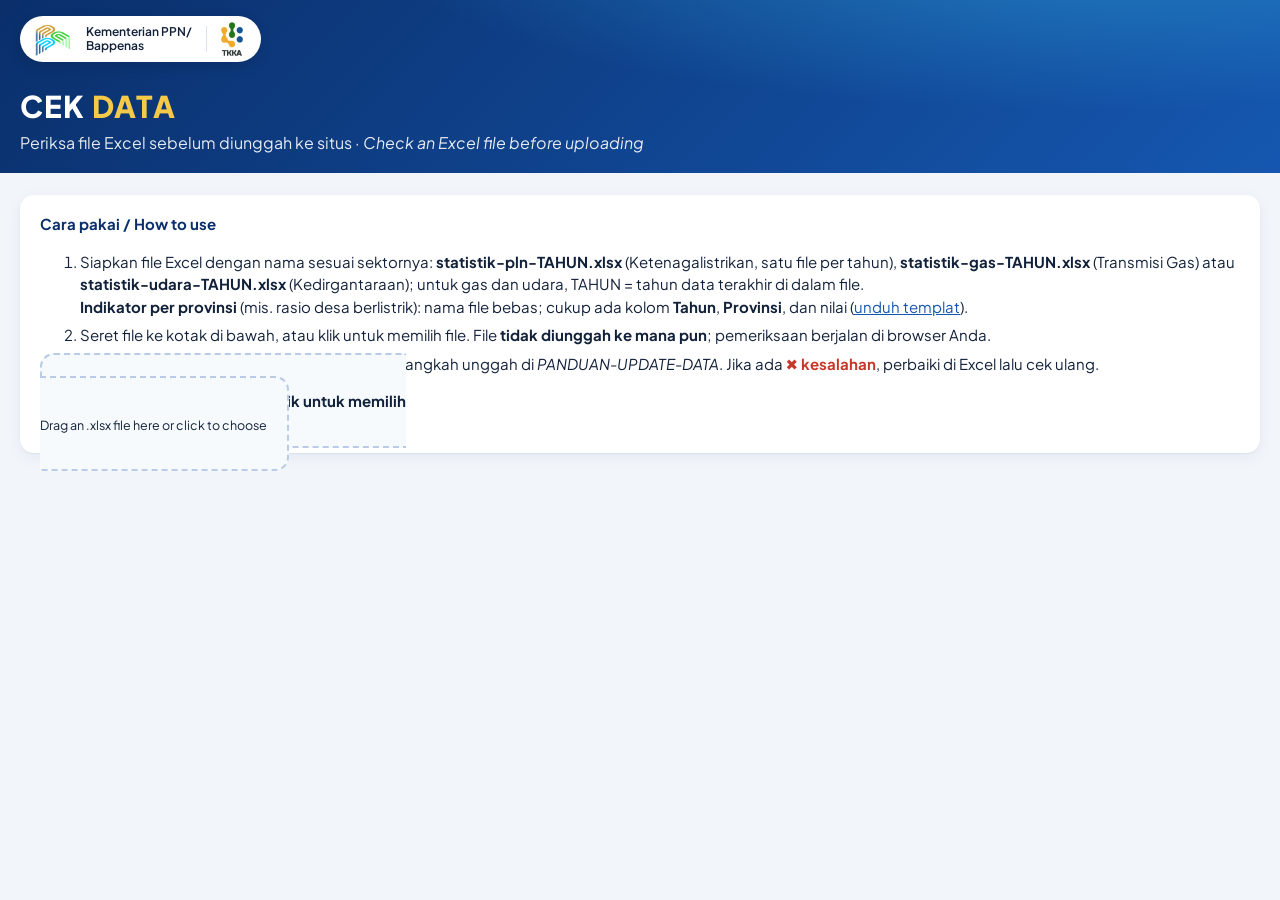
<file: cek-data.html>
<!doctype html>
<html lang="id">
<head>
  <meta charset="utf-8">
  <meta name="viewport" content="width=device-width, initial-scale=1">
  <title>Cek Data — Dashboard PraKTIk</title>
  <meta name="robots" content="noindex">
  <link rel="icon" type="image/png" href="assets/img/logo-bappenas-emblem.png">
  <link href="https://fonts.googleapis.com/css2?family=Plus+Jakarta+Sans:wght@400;600;700;800&display=swap" rel="stylesheet">
  <link rel="stylesheet" href="assets/css/style.css">
  <style>
    .drop { border: 2px dashed #b9cbe6; border-radius: 14px; padding: 36px 20px; text-align: center; background: #f7fafd; cursor: pointer; }
    .drop.over { border-color: var(--blue); background: #eaf2fd; }
    .result h4 { margin: 18px 0 6px; color: var(--navy); }
    .result ul { margin: 0; padding-left: 20px; }
    .result li { margin: 3px 0; font-size: 14px; }
    .ok { color: var(--good); } .err { color: var(--bad); } .warn { color: #8a6500; }
    .verdict { font-size: 18px; font-weight: 800; padding: 14px 16px; border-radius: 10px; margin-top: 16px; }
    .verdict.ok { background: var(--good-bg); } .verdict.err { background: var(--bad-bg); }
    .hint { margin: 8px 0 0; padding: 10px 12px; border-radius: 8px; background: #eef4fd; color: var(--navy); font-size: 13px; }
    ol.steps li { margin-bottom: 6px; }
  </style>
</head>
<body>
  <header class="site-header">
    <div class="wrap">
      <div class="topbar">
        <a class="brand-pill" href="index.html">
          <img src="assets/img/logo-bappenas-emblem.png" alt="Logo Kementerian PPN/Bappenas">
          <span class="org">Kementerian PPN/<br>Bappenas</span>
          <span class="sep" aria-hidden="true"></span>
          <img src="assets/img/logo-tkka.png" alt="Logo Direktorat TKKA">
        </a>
      </div>
      <div class="hero"><div><h1>CEK <span>DATA</span></h1><p>Periksa file Excel sebelum diunggah ke situs · <i>Check an Excel file before uploading</i></p></div></div>
    </div>
  </header>
  <main><div class="wrap">
    <section class="card">
      <h3>Cara pakai / How to use</h3>
      <ol class="steps">
        <li>Siapkan file Excel dengan nama sesuai sektornya:
          <b>statistik-pln-TAHUN.xlsx</b> (Ketenagalistrikan, satu file per tahun),
          <b>statistik-gas-TAHUN.xlsx</b> (Transmisi Gas) atau <b>statistik-udara-TAHUN.xlsx</b> (Kedirgantaraan); untuk gas dan udara, TAHUN = tahun data terakhir di dalam file.
          <br><b>Indikator per provinsi</b> (mis. rasio desa berlistrik): nama file bebas; cukup ada kolom <b>Tahun</b>, <b>Provinsi</b>, dan nilai
          (<a href="data/referensi/templat-indikator-provinsi.xlsx" download>unduh templat</a>).</li>
        <li>Seret file ke kotak di bawah, atau klik untuk memilih file. File <b>tidak diunggah ke mana pun</b>; pemeriksaan berjalan di browser Anda.</li>
        <li>Jika hasilnya <span class="ok"><b>✔ SIAP DIUNGGAH</b></span>, lanjutkan ke langkah unggah di <i>PANDUAN-UPDATE-DATA</i>. Jika ada <span class="err"><b>✖ kesalahan</b></span>, perbaiki di Excel lalu cek ulang.</li>
      </ol>
      <label class="drop" id="drop">
        <input type="file" id="file" accept=".xlsx" hidden>
        <b>📂 Seret file .xlsx ke sini atau klik untuk memilih</b><br><small>Drag an .xlsx file here or click to choose</small>
      </label>
      <div class="result" id="result"></div>
    </section>
  </div></main>

  <script src="assets/vendor/read-excel-file.min.js"></script>
  <script src="assets/js/config.js"></script>
  <script src="assets/js/data.js"></script>
  <script src="assets/vendor/write-excel-file.min.js"></script>
  <script src="assets/js/cek-provinsi.js"></script>
  <script>
  (function () {
    /* Daftar kolom diambil dari assets/js/config.js (DATA_SCHEMA), ditambah kolom yang dipakai indikator. */
    const CFG = window.DASHBOARD_CONFIG;
    const EXPECTED = JSON.parse(JSON.stringify(window.DATA_SCHEMA));
    const USED_BY = {}; // "t19.electrification_ratio_pct" -> ["Rasio Elektrifikasi"]
    for (const ind of window.INDICATORS) {
      const refs = ind.table && ind.column ? [ind.table + "." + ind.column] : ind.uses || [];
      for (const ref of refs) {
        (USED_BY[ref] ||= []).push(ind.id);
        const [t, c] = ref.split(".");
        if (EXPECTED[t] && !c.includes("*") && !EXPECTED[t].includes(c)) EXPECTED[t].push(c);
      }
    }
    const usedBy = (t, c) => Object.entries(USED_BY)
      .filter(([ref]) => { const [rt, rc] = ref.split("."); return rt === t && new RegExp("^" + rc.replace(/\*/g, ".*") + "$").test(c); })
      .flatMap(([, names]) => names);
    const ROW_TYPES = ["distribution_unit","regional_unit","transmission_dispatch_unit","transmission_unit","generation_unit","generation_subsidiary","subsidiary","generation_projects","province","regional_total","national_total",
      "generation_transmission_unit","construction_unit","project_component","other"];

    /* Sektor Transmisi Gas & Kedirgantaraan: satu file berisi semua tahun. */
    async function checkSector(file, key, year, errors, warnings, info) {
      const sector = window.SECTORS.find((x) => x.key === key);
      const schema = window.SECTOR_SCHEMA[key];
      const wb = await PraktikData.readWorkbook(file, file.name, null, sector.sheets, sector.optionalSheets || []);
      wb.problems.forEach((p) => errors.push(esc(p)));
      for (const [sheet, cols] of Object.entries(schema)) {
        const rows = wb.sheets[sheet];
        if (!rows) continue;
        const header = rows.header || [];
        const missing = cols.filter((c) => !header.includes(c));
        if (missing.length) errors.push(`Sheet <b>${sheet}</b>: kolom hilang/salah nama → ${missing.map(esc).join(", ")}`);
        if (!rows.length) errors.push(`Sheet <b>${sheet}</b> kosong.`);
        if (key === "gas" && /^g\d+$/.test(sheet)) {
          const ys = header.filter((h) => /^\d{4}$/.test(h)).map(Number);
          if (!ys.length) errors.push(`Sheet <b>${sheet}</b>: tidak ada kolom tahun (judul kolom harus angka tahun, mis. 2025).`);
          else if (year && !ys.includes(year)) errors.push(`Sheet <b>${sheet}</b>: belum ada kolom <b>${year}</b> (tahun pada nama file). Tambahkan kolom tahun baru di sebelah kanan.`);
          const odd = header.filter((h) => h && !cols.includes(h) && !/^\d{4}$/.test(h));
          if (odd.length) warnings.push(`Sheet <b>${sheet}</b>: kolom tidak dikenal → ${odd.map(esc).join(", ")}. Judul kolom tahun harus berupa angka (mis. 2025).`);
          info.push(`Sheet ${sheet}: ${rows.length} kategori, tahun ${ys.length ? Math.min(...ys) + "–" + Math.max(...ys) : "-"}.`);
        }
        if (key === "udara" && /^a\d+$/.test(sheet)) {
          const ys = [...new Set(rows.map((r) => r.year).filter(Boolean))].sort();
          if (year && !ys.includes(year)) {
            if (["a01", "a03", "a04"].includes(sheet)) errors.push(`Sheet <b>${sheet}</b>: belum ada baris untuk tahun <b>${year}</b> (tahun pada nama file). Tambahkan barisnya; jangan hapus tahun lama.`);
            else warnings.push(`Sheet <b>${sheet}</b>: belum ada baris tahun ${year}. Dashboard akan menampilkan tahun terakhir yang tersedia (${ys.length ? ys[ys.length - 1] : "-"}).`);
          }
          info.push(`Sheet ${sheet}: ${rows.length} baris, tahun ${ys.join(", ") || "-"}.`);
        }
      }
    }
    const esc = (s) => String(s).replace(/[&<>"]/g, (c) => ({ "&": "&amp;", "<": "&lt;", ">": "&gt;", '"': "&quot;" }[c]));
    const out = document.getElementById("result");

    async function check(file) {
      out.innerHTML = '<div class="loader"><div class="spinner"></div>Memeriksa…</div>';
      const errors = [], warnings = [], info = [];
      let schemaHint = false;
      // Indikator per provinsi (mis. rasio desa berlistrik): dikenali dari isinya, bukan dari nama file
      if (!/^statistik-(pln|gas|udara)-\d{4}\.xlsx$/.test(file.name) && window.CekProvinsi) {
        try { if (await window.CekProvinsi.check(file, { show, out })) return; }
        catch (e) { errors.push("File tidak dapat dibaca: " + esc(e.message)); return show(errors, warnings, info); }
      }
      const sm = file.name.match(/^statistik-(gas|udara)-(\d{4})\.xlsx$/);
      if (sm) {
        const sy = Number(sm[2]);
        info.push(`Nama file benar. Sektor: <b>${sm[1] === "gas" ? "Transmisi Gas" : "Kedirgantaraan"}</b>, tahun data terakhir: <b>${sy}</b>. Unggah ke folder <code>data/${sm[1]}/</code>.`);
        try { await checkSector(file, sm[1], sy, errors, warnings, info); }
        catch (e) { errors.push("File tidak dapat dibaca sebagai Excel (.xlsx): " + esc(e.message)); }
        return show(errors, warnings, info);
      }
      const m = file.name.match(/^statistik-pln-(\d{4})\.xlsx$/);
      const year = m ? Number(m[1]) : null;
      if (!m) errors.push(`Nama file "${file.name}" tidak sesuai. Gunakan <b>statistik-pln-TAHUN.xlsx</b> (Ketenagalistrikan), <b>statistik-gas-TAHUN.xlsx</b> (Transmisi Gas) atau <b>statistik-udara-TAHUN.xlsx</b> (Kedirgantaraan), mis. statistik-pln-2026.xlsx (huruf kecil, tanpa spasi).`);
      else info.push(`Nama file benar. Sektor: <b>Ketenagalistrikan</b>, tahun data: <b>${year}</b>. Unggah ke folder <code>data/listrik/</code>.`);

      let wb;
      try { wb = await PraktikData.readWorkbook(file, file.name, null); }
      catch (e) { errors.push("File tidak dapat dibaca sebagai Excel (.xlsx): " + esc(e.message)); return show(errors, warnings, info); }
      wb.problems.forEach((p) => errors.push(esc(p)));
      try {
        const names = (await window.readXlsxFile(file, { getSheets: true })).map((x) => x.name);
        const known = new Set(CFG.sheets.concat(CFG.optionalSheets));
        const unread = names.filter((n) => /^t\d+$/i.test(n) && !known.has(n));
        if (unread.length) warnings.push(`Sheet ${unread.map((n) => "<b>" + esc(n) + "</b>").join(", ")} tidak dibaca oleh dashboard. Jika sheet ini memang tabel baru, tambahkan namanya ke daftar <code>sheets</code> dan <code>DATA_SCHEMA</code> di assets/js/config.js (lihat panduan).`);
      } catch (e) { /* daftar sheet tidak terbaca: abaikan, pemeriksaan lain tetap jalan */ }

      for (const [sheet, cols] of Object.entries(EXPECTED)) {
        const rows = wb.sheets[sheet];
        if (!rows) continue; // sudah dilaporkan sebagai sheet hilang
        const header = rows.header || [];
        const missing = cols.filter((c) => !header.includes(c));
        const extra = header.filter((c) => c && !cols.includes(c));
        if (missing.length) {
          const desc = missing.map((c) => { const u = usedBy(sheet, c); return esc(c) + (u.length ? ` <i>(dipakai indikator: ${u.map(esc).join(", ")})</i>` : ""); });
          errors.push(`Sheet <b>${sheet}</b>: kolom hilang/salah nama → ${desc.join(", ")}`);
          schemaHint = true;
        }
        if (extra.length) {
          warnings.push(`Sheet <b>${sheet}</b>: kolom tambahan (tidak ditampilkan di grafik, tetapi muncul di tab Data) → ${extra.map(esc).join(", ")}`);
          const dict = new Set((wb.sheets.data_dictionary || []).filter((d) => d.table_id === sheet).map((d) => d.column));
          const noLabel = extra.filter((c) => !dict.has(c));
          if (wb.sheets.data_dictionary && noLabel.length) warnings.push(`Sheet <b>${sheet}</b>: kolom baru belum punya label di sheet <b>data_dictionary</b> → ${noLabel.map(esc).join(", ")}. Tambahkan barisnya (table_id, column, label_id, label_en, uom) agar judul kolom di tab Data mudah dibaca.`);
        }
        if (!rows.length) errors.push(`Sheet <b>${sheet}</b> kosong.`);
      }

      const units = new Set((wb.sheets.units || []).map((u) => u.unit_id));
      for (const t of Object.keys(EXPECTED).filter((k) => /^t\d+$/.test(k))) {
        const rows = wb.sheets[t]; if (!rows) continue;
        const seen = new Set();
        const ys = [...new Set(rows.map((r) => r.year))];
        if (year && ys.some((y) => y !== year)) warnings.push(`Sheet <b>${t}</b>: kolom year berisi ${ys.map(esc).join(", ")}, berbeda dari nama file. Tidak masalah: situs memakai tahun dari nama file (${year}), tetapi sebaiknya diseragamkan.`);
        rows.forEach((r, i) => {
          const line = `Sheet <b>${t}</b> baris ${i + 2}`;
          if (!r.unit_id) { errors.push(`${line}: unit_id kosong.`); return; }
          const key = r.unit_id;
          if (seen.has(key)) errors.push(`${line}: unit_id "${esc(r.unit_id)}" muncul dua kali.`);
          seen.add(key);
          if (units.size && !units.has(r.unit_id)) warnings.push(`${line}: unit_id "${esc(r.unit_id)}" belum terdaftar di sheet <b>units</b>. Tambahkan agar muncul di pilihan unit.`);
          if (r.row_type && !ROW_TYPES.includes(r.row_type)) warnings.push(`${line}: row_type "${esc(r.row_type)}" tidak dikenal.`);
          for (const [k, v] of Object.entries(r)) {
            if (v == null) continue;
            if (/_pct$/.test(k) && !/share/.test(k) && (v < -100 || v > 100)) warnings.push(`${line}, kolom ${k}: ${v} di luar rentang 0–100%.`);
            if (/(_mw|_gwh|_kms|_units|_mva|households|customers)$/.test(k) && v < 0 && !/transfer|received/.test(k)) warnings.push(`${line}, kolom ${k}: nilai negatif (${v}).`);
          }
        });
        if (!rows.some((r) => r.unit_id === "indonesia")) errors.push(`Sheet <b>${t}</b>: baris nasional (unit_id = indonesia) tidak ada. Angka pembanding nasional tidak akan tampil.`);
        info.push(`Sheet ${t}: ${rows.length} baris.`);
      }
      const hint = !schemaHint ? "" : `<p class="hint">ℹ Jika kolom di atas memang <b>sengaja dihapus</b> (bukan salah ketik), seseorang perlu menghapusnya juga dari <code>DATA_SCHEMA</code> di assets/js/config.js, dan dari <code>INDICATORS</code> bila dipakai indikator. Lihat PANDUAN-UPDATE-DATA.md, bagian "Menambah atau menghapus kolom &amp; indikator".</p>`;
      show(errors, warnings, info, hint);
    }

    function show(errors, warnings, info, hint = "", okLabel = null) {
      const list = (arr, cls) => `<ul>${arr.slice(0, 200).map((x) => `<li class="${cls}">${x}</li>`).join("")}${arr.length > 200 ? `<li>… dan ${arr.length - 200} lainnya</li>` : ""}</ul>`;
      let h = errors.length
        ? `<div class="verdict err">✖ BELUM SIAP: ${errors.length} kesalahan harus diperbaiki</div>`
        : `<div class="verdict ok">${okLabel || "✔ SIAP DIUNGGAH"}${warnings.length ? ` (dengan ${warnings.length} catatan, silakan dicek)` : ""}</div>`;
      if (errors.length) h += `<h4 class="err">Kesalahan (wajib diperbaiki)</h4>${list(errors, "err")}${hint}`;
      if (warnings.length) h += `<h4 class="warn">Catatan (periksa, boleh tetap diunggah)</h4>${list(warnings, "warn")}`;
      h += `<h4>Ringkasan</h4>${list(info, "")}`;
      out.innerHTML = h;
    }

    const drop = document.getElementById("drop"), input = document.getElementById("file");
    input.onchange = () => input.files[0] && check(input.files[0]);
    ["dragenter", "dragover"].forEach((e) => drop.addEventListener(e, (ev) => { ev.preventDefault(); drop.classList.add("over"); }));
    ["dragleave", "drop"].forEach((e) => drop.addEventListener(e, (ev) => { ev.preventDefault(); drop.classList.remove("over"); }));
    drop.addEventListener("drop", (ev) => ev.dataTransfer.files[0] && check(ev.dataTransfer.files[0]));
  })();
  </script>
</body>
</html>
</file>
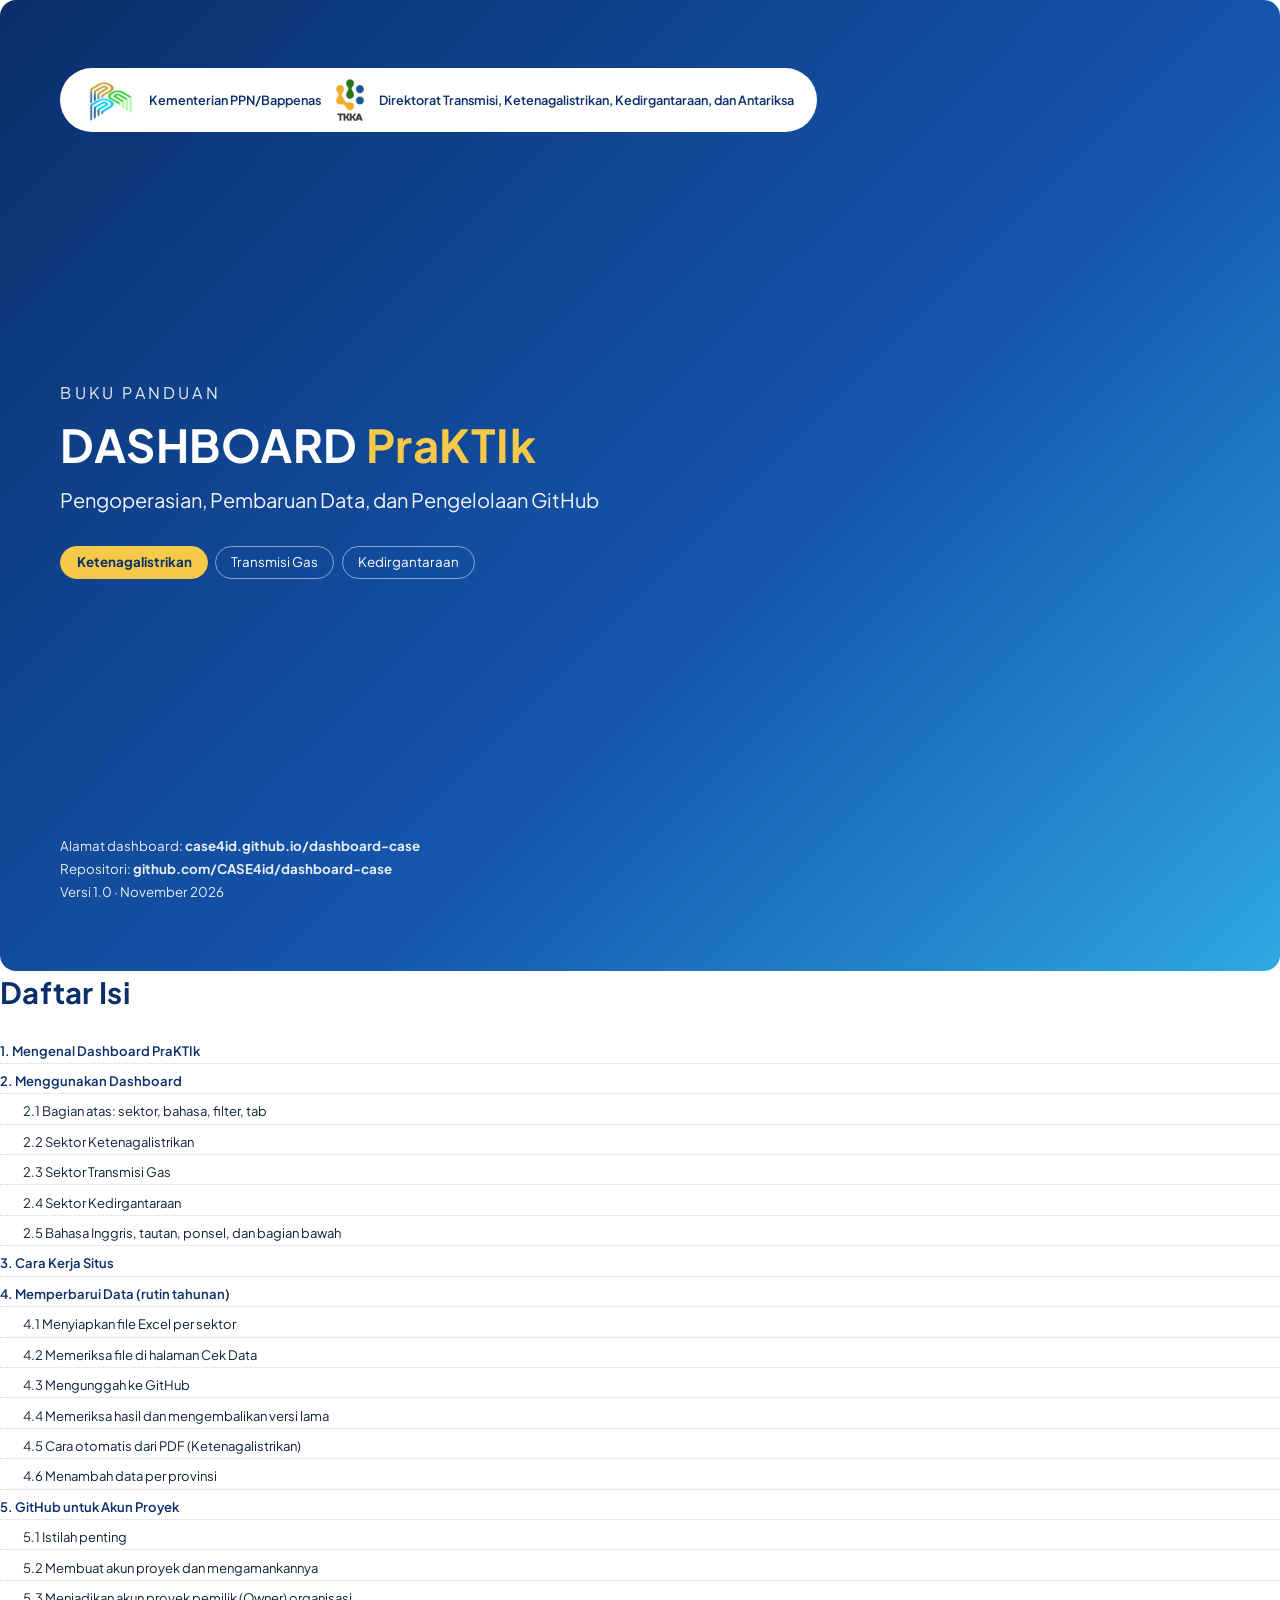
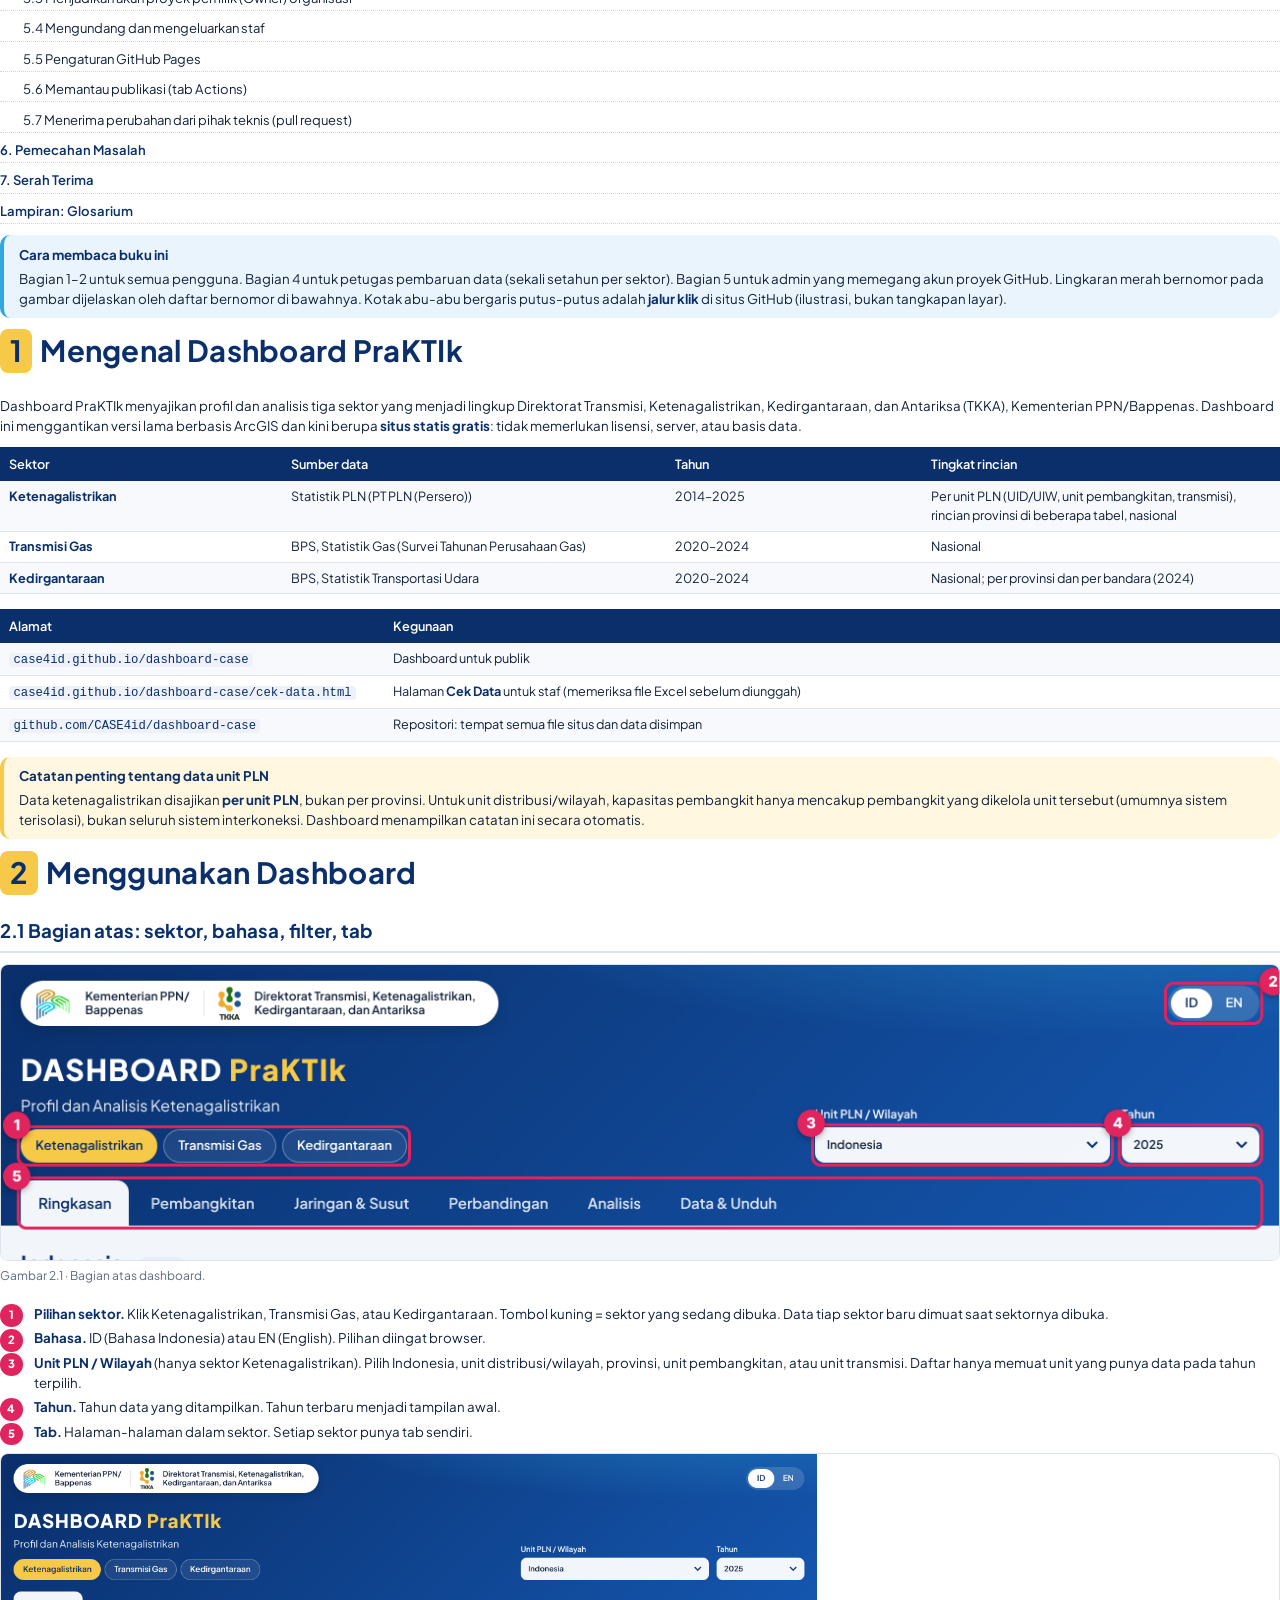
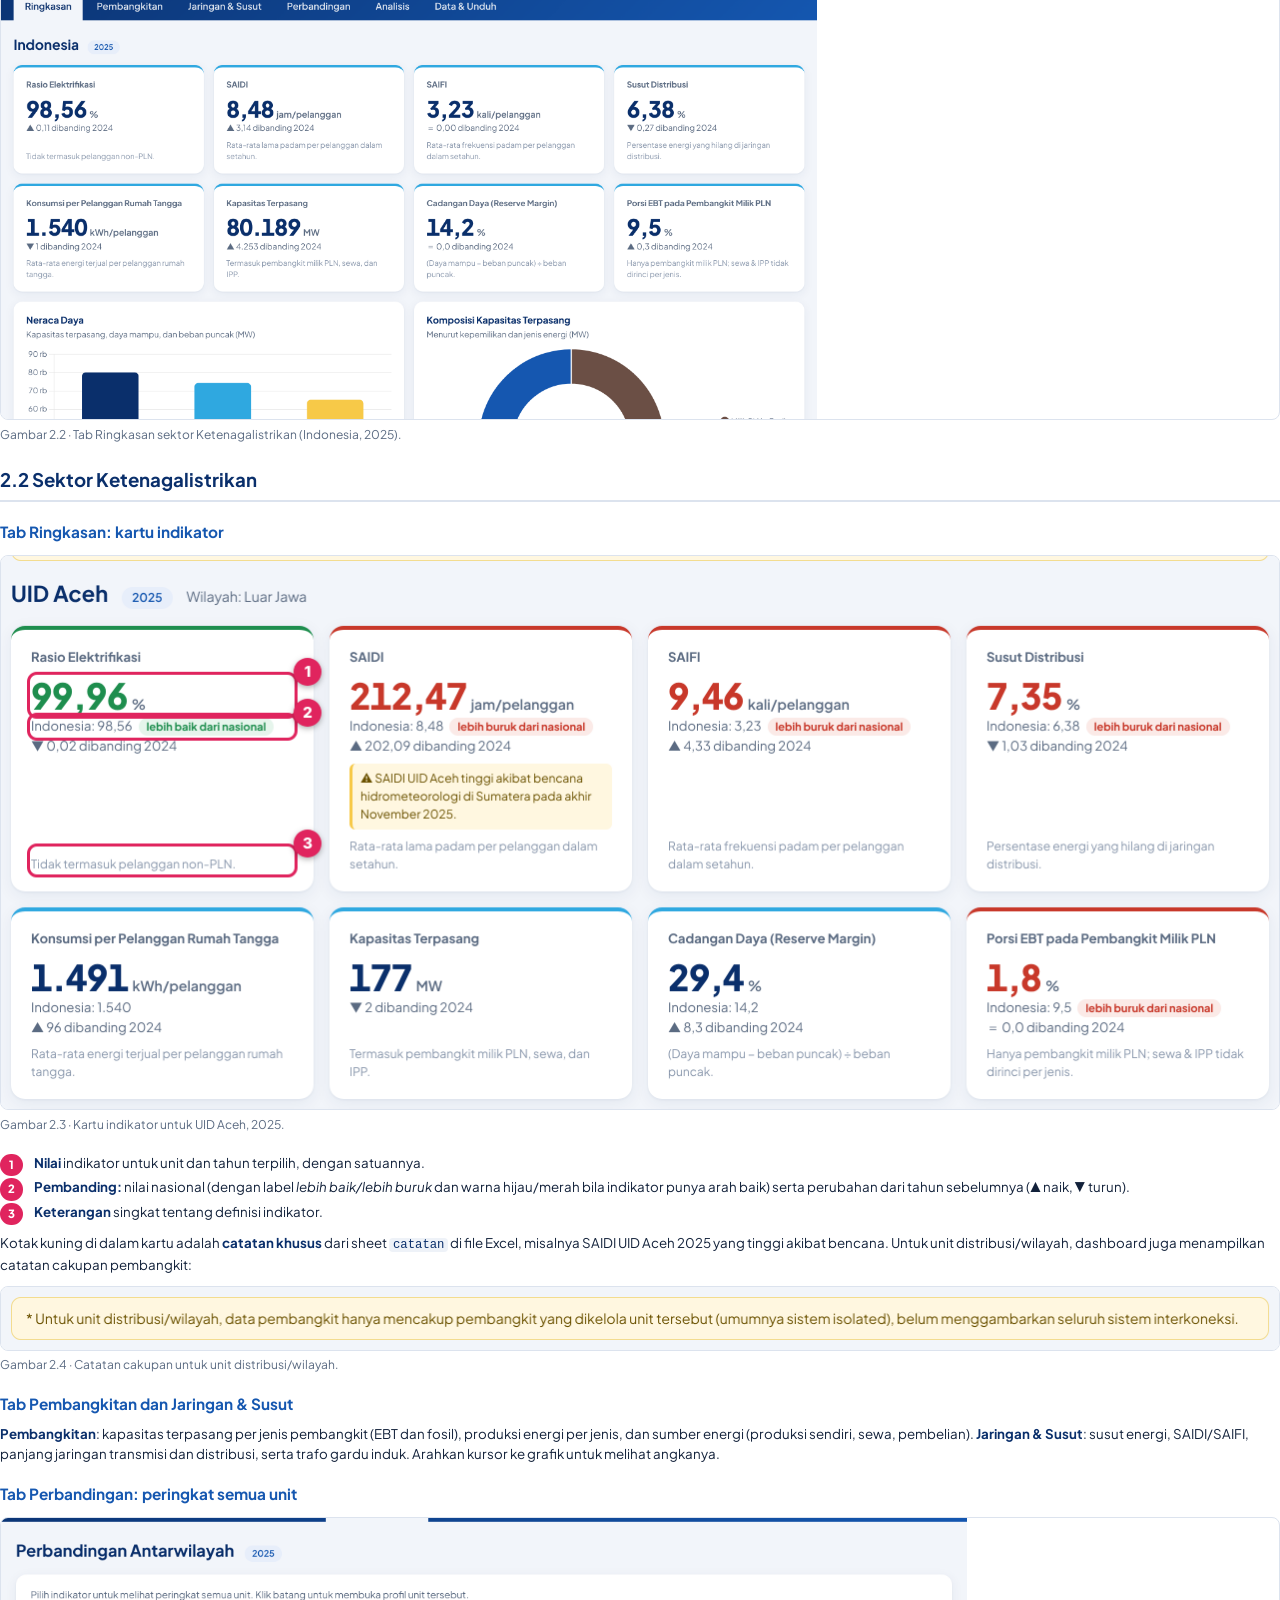
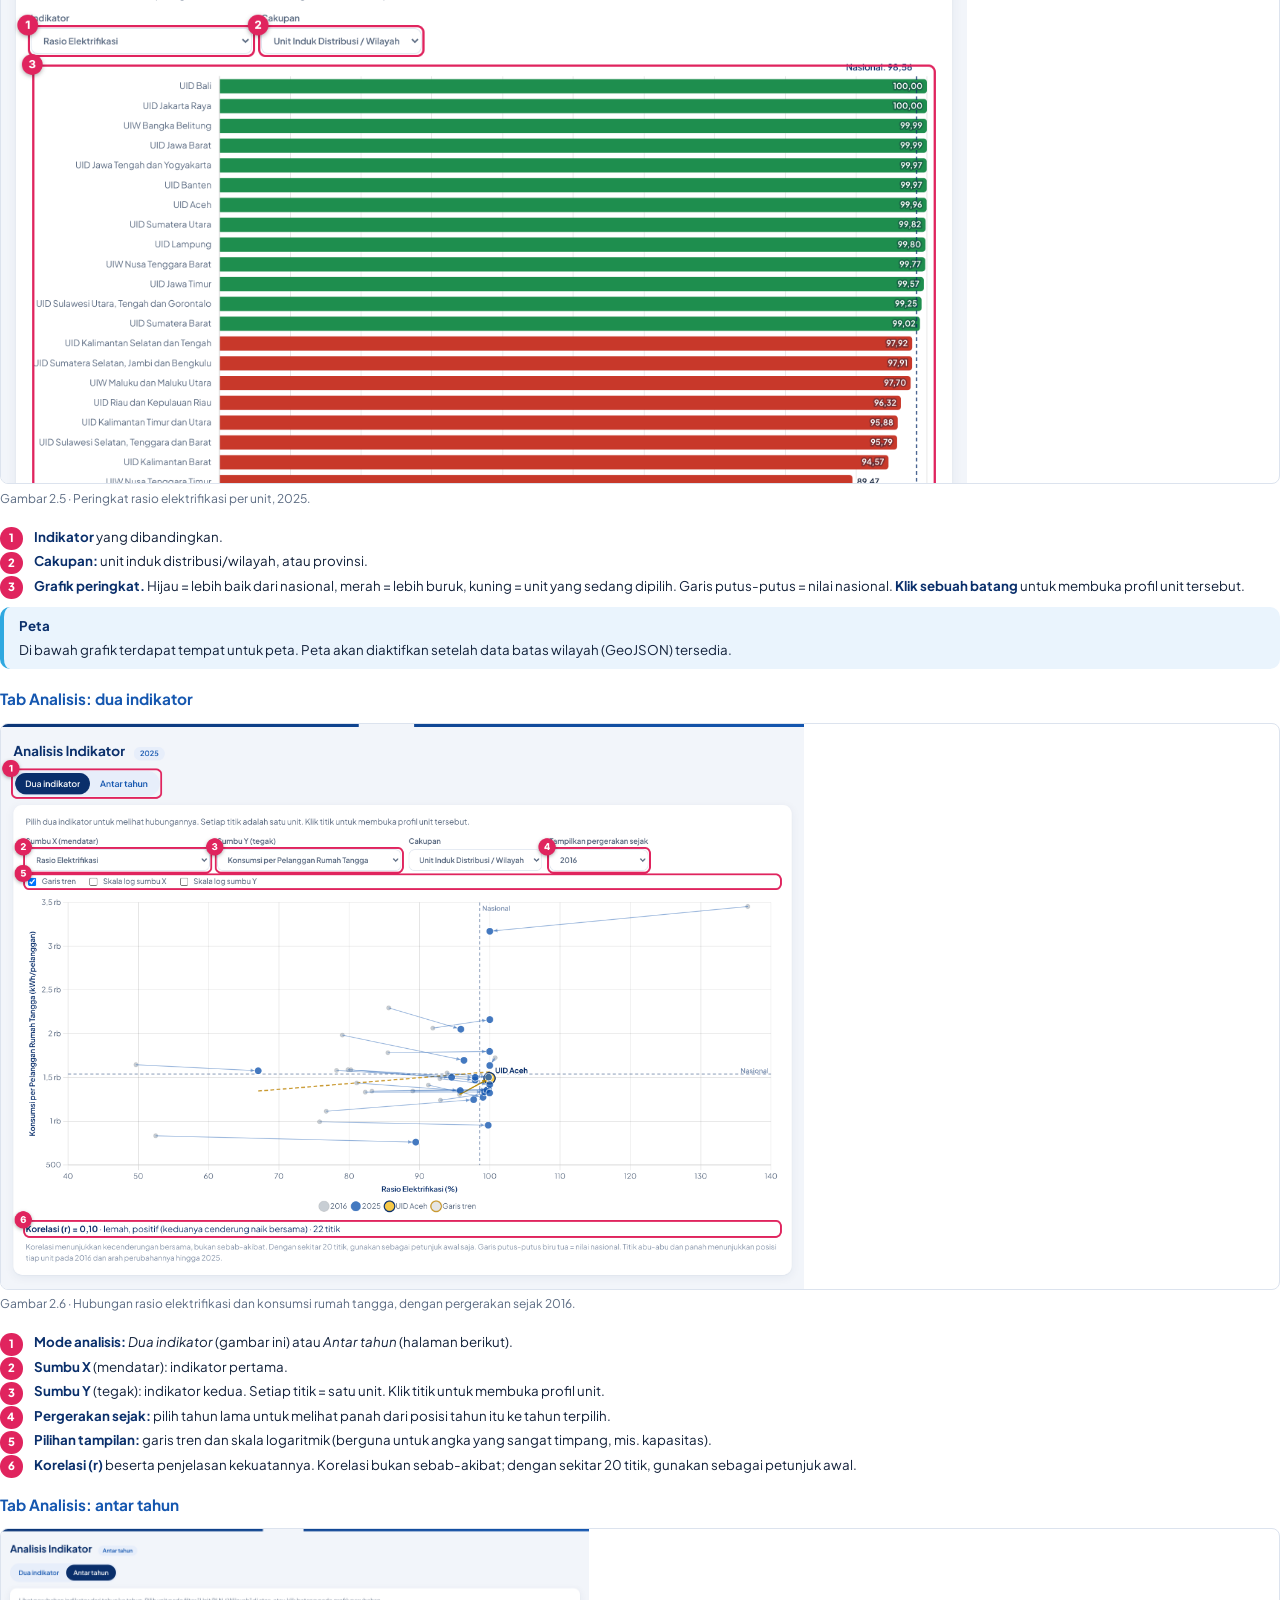
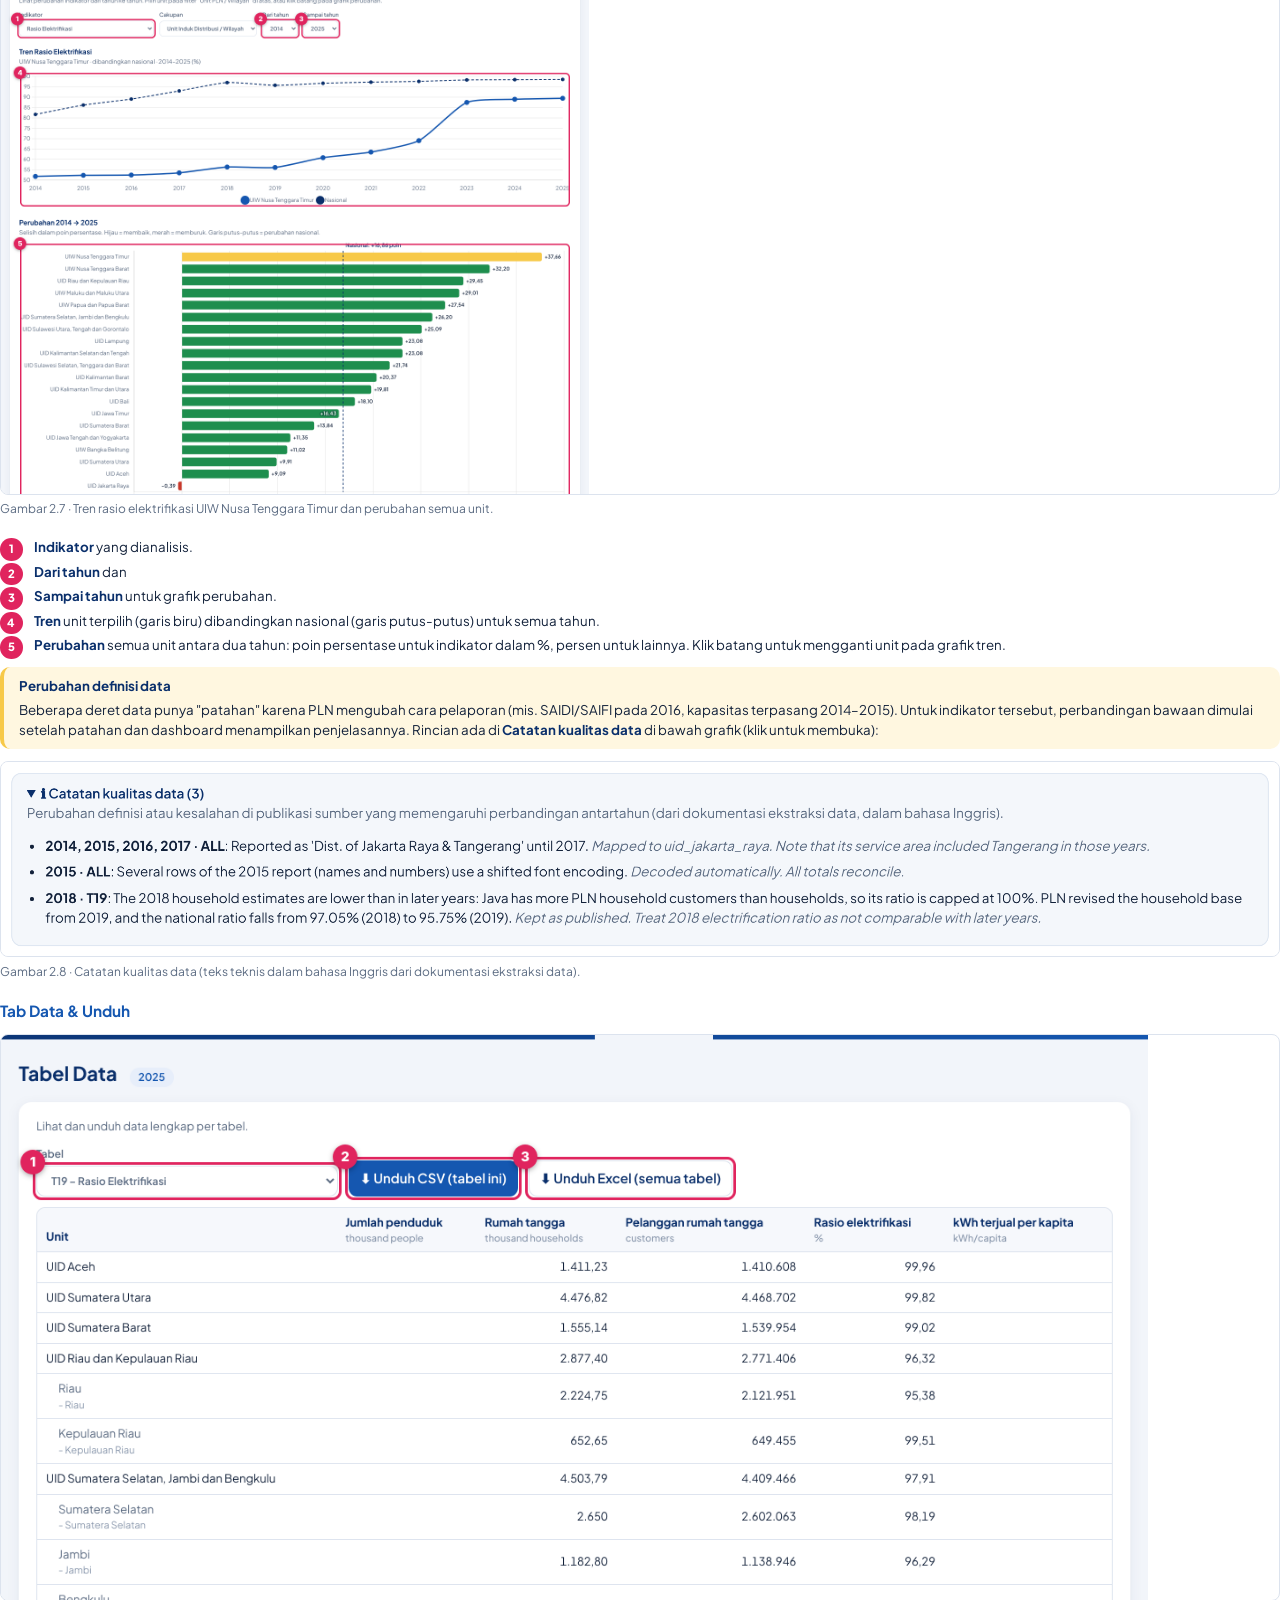
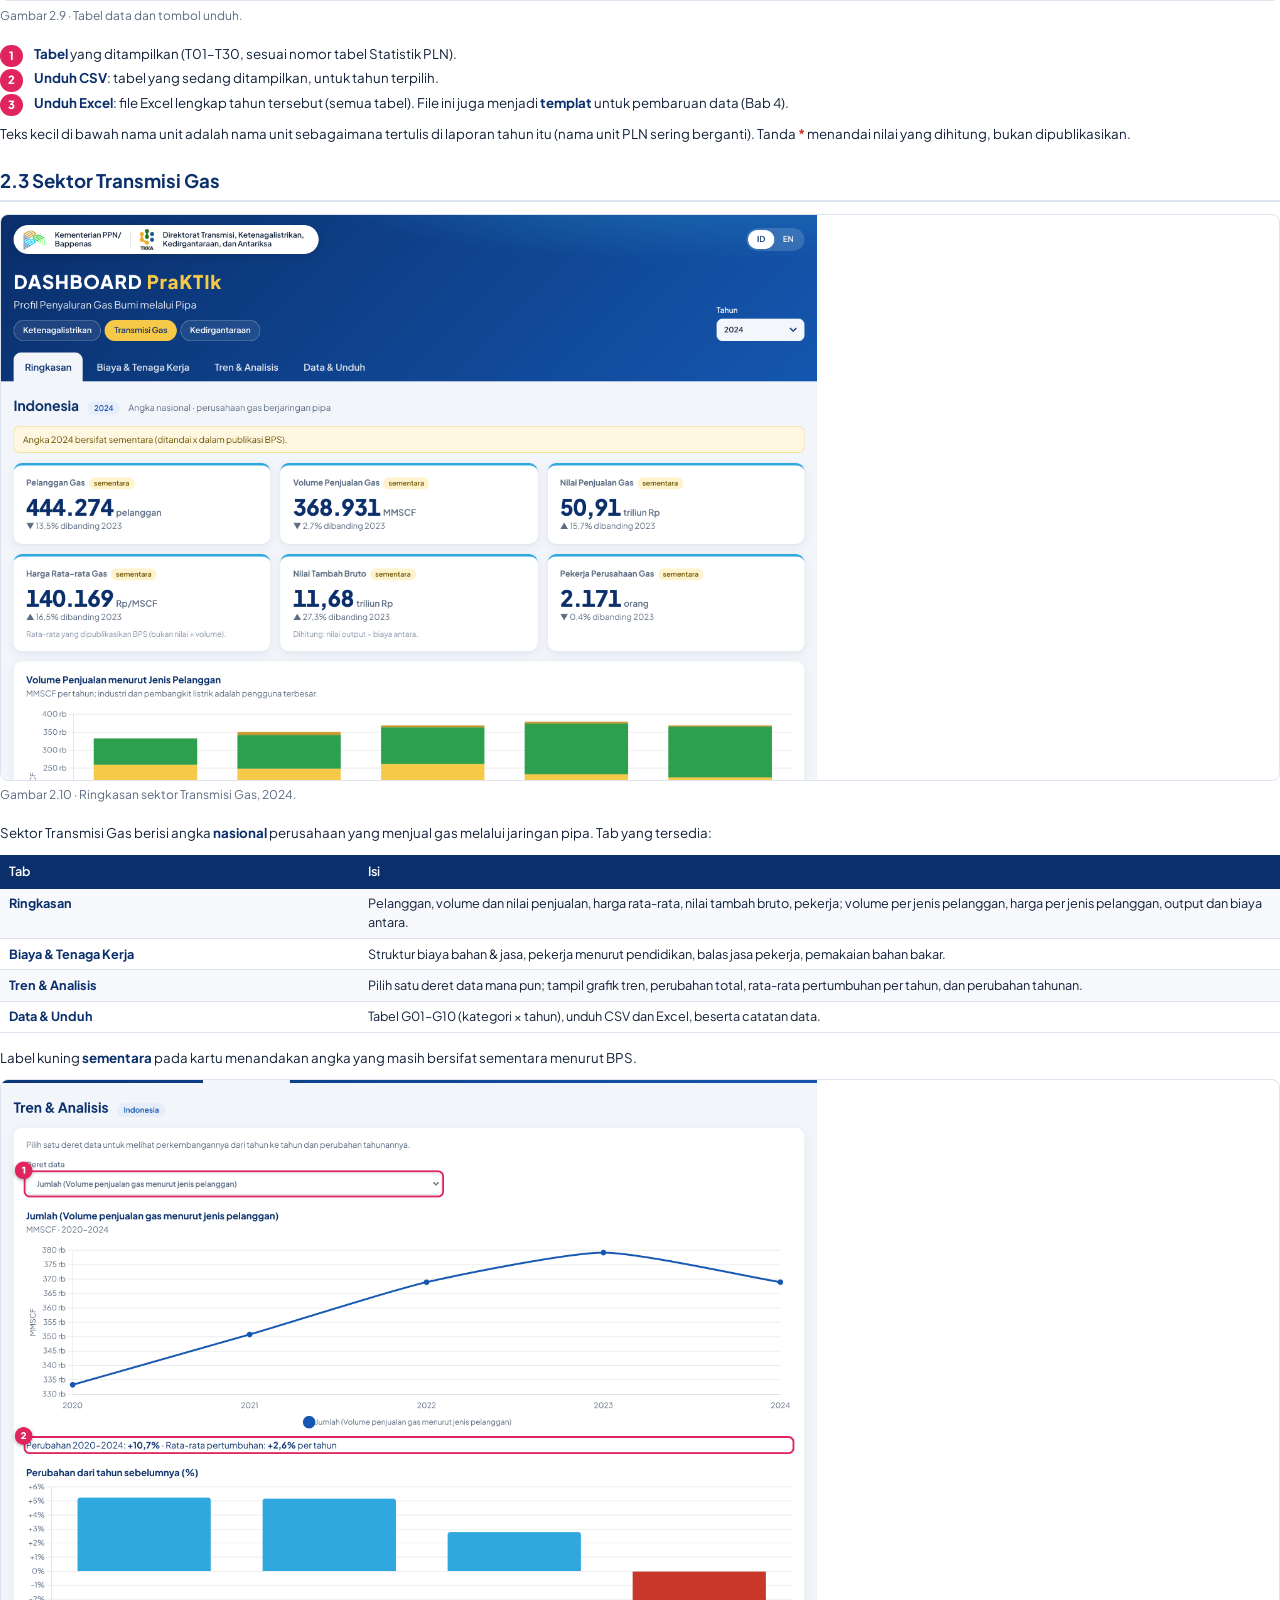
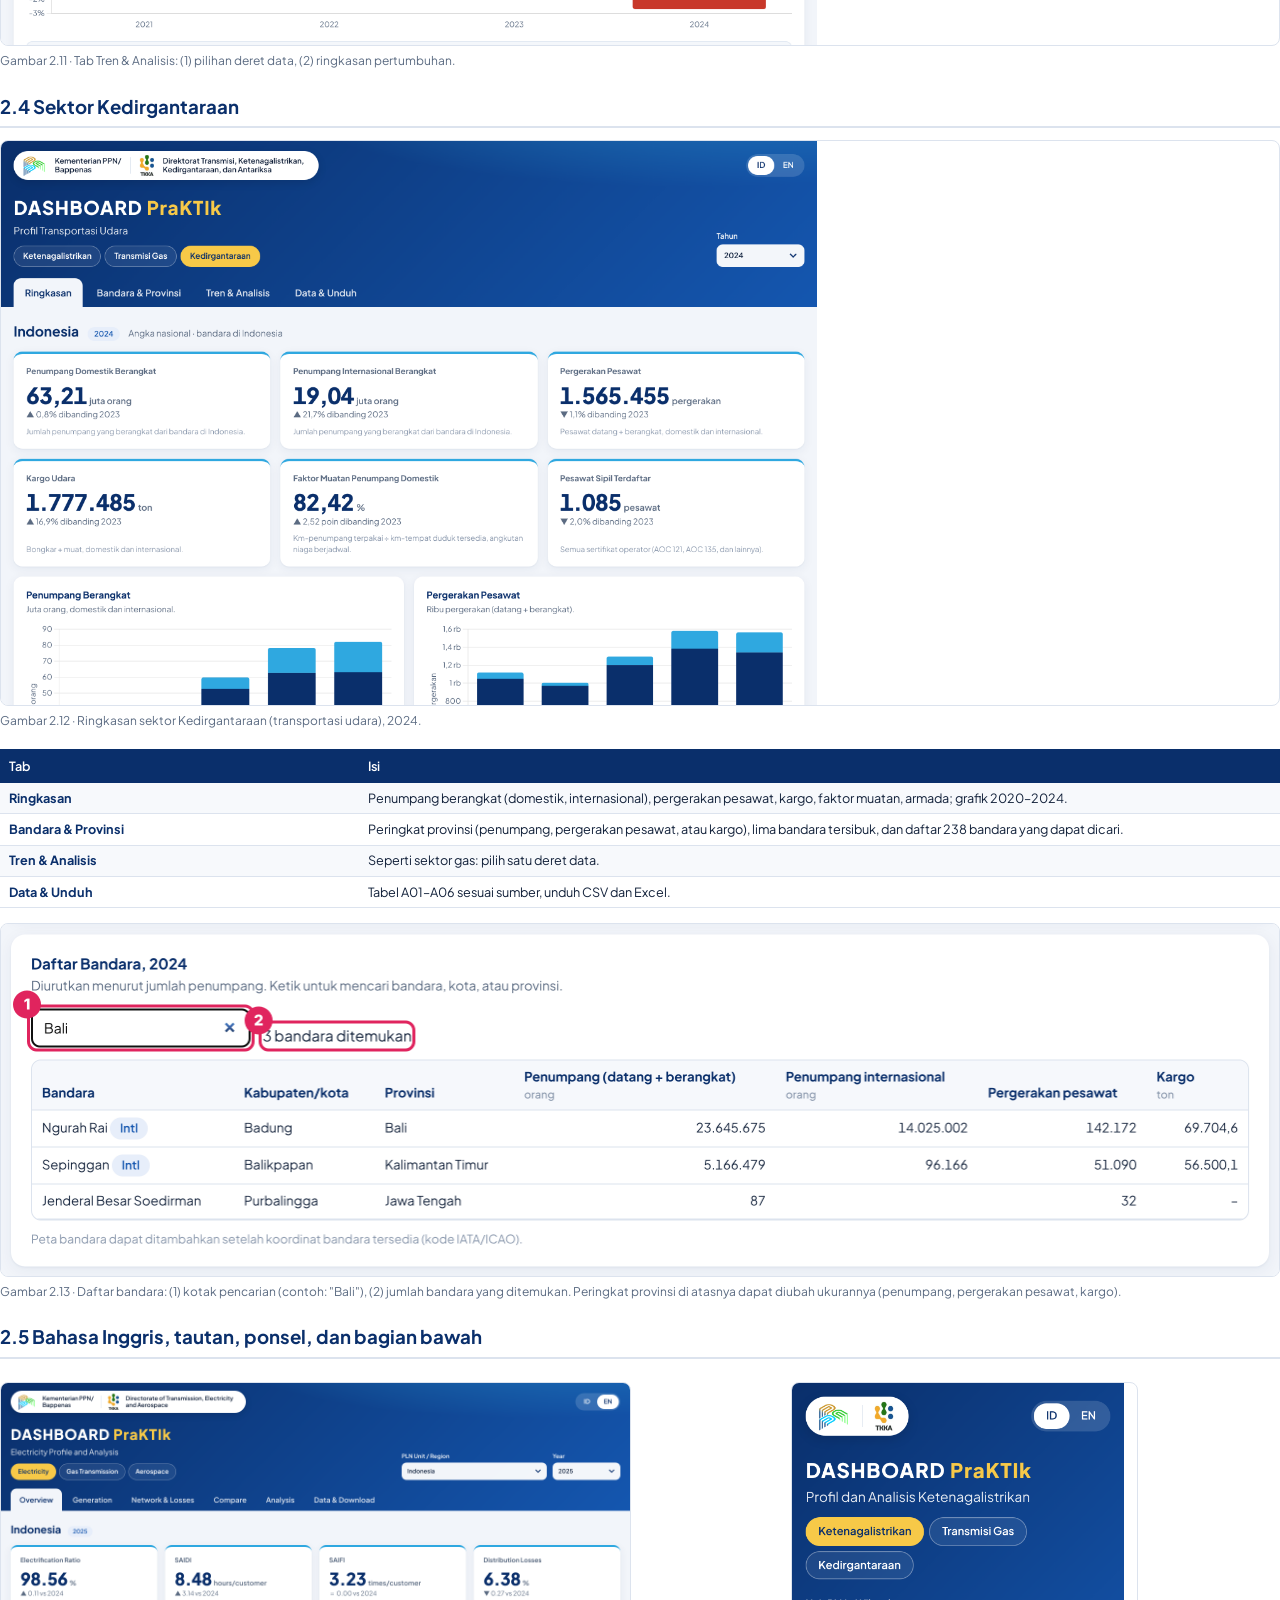
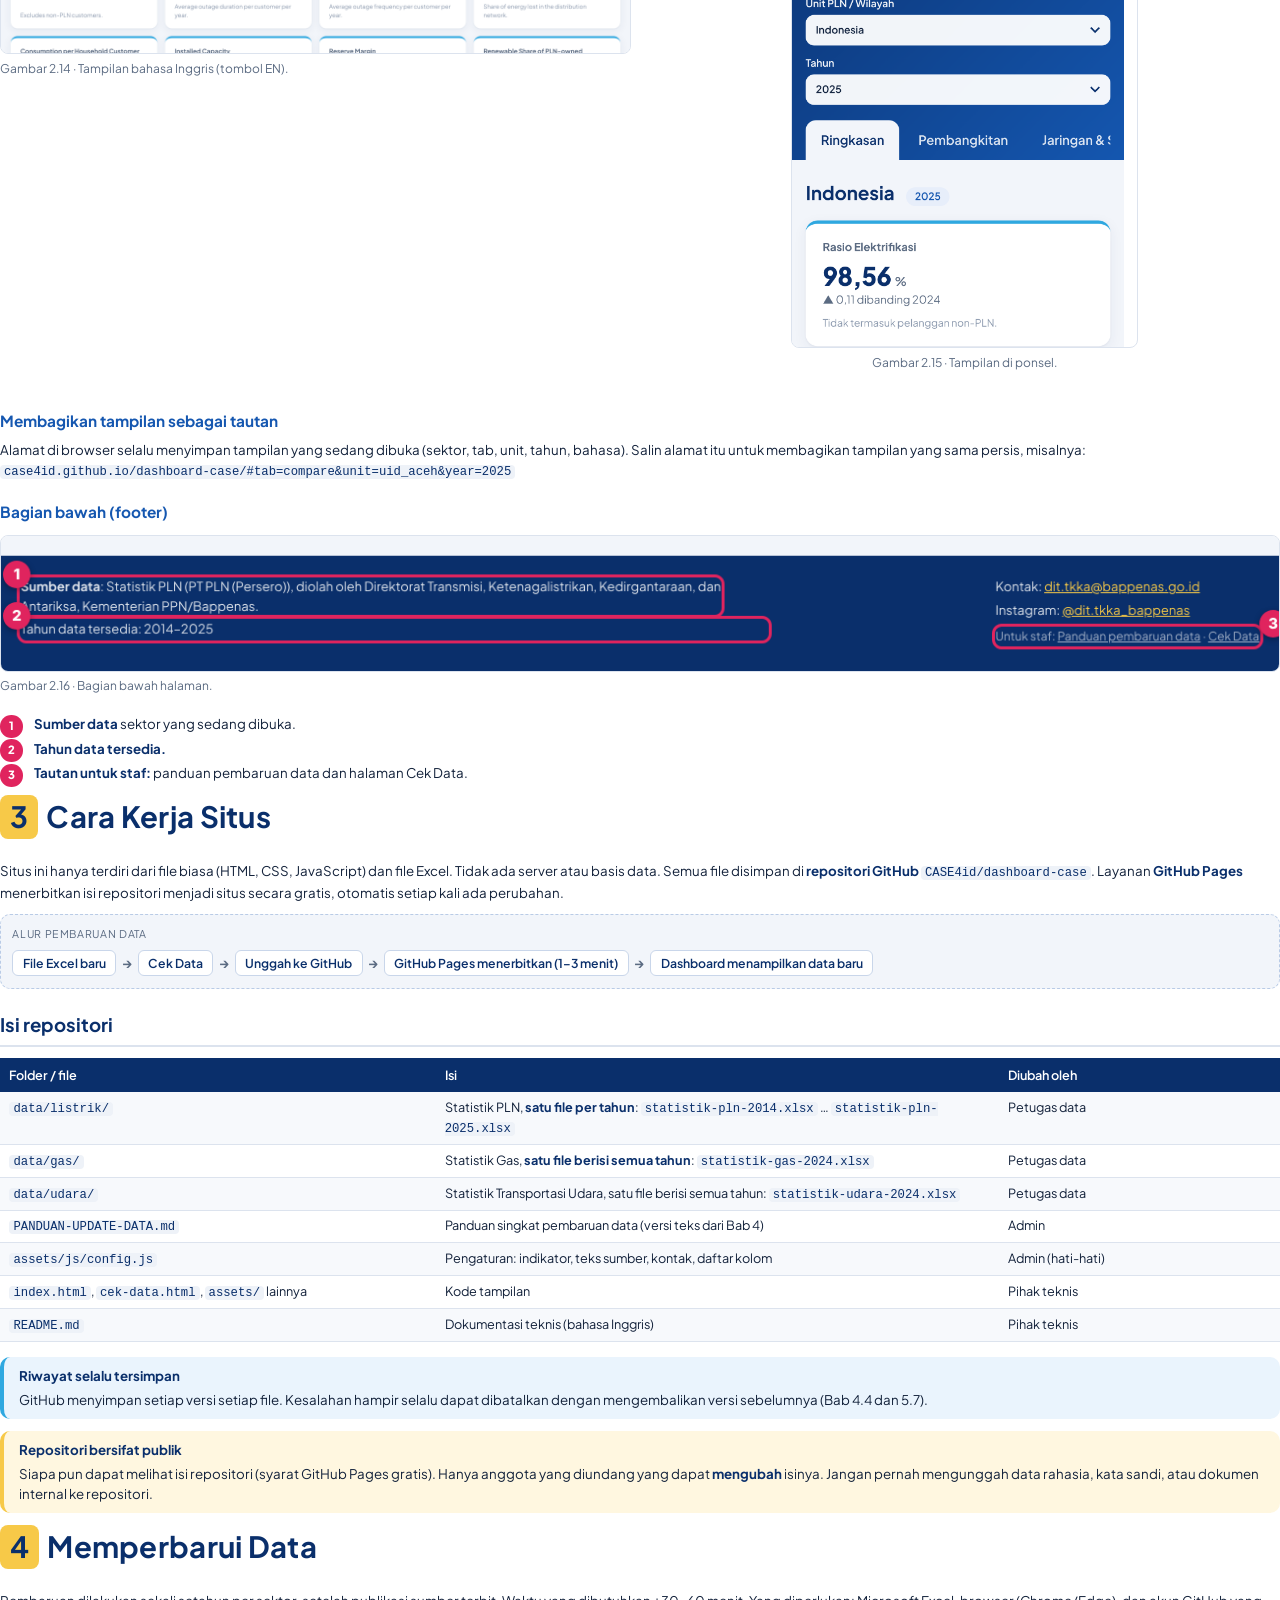
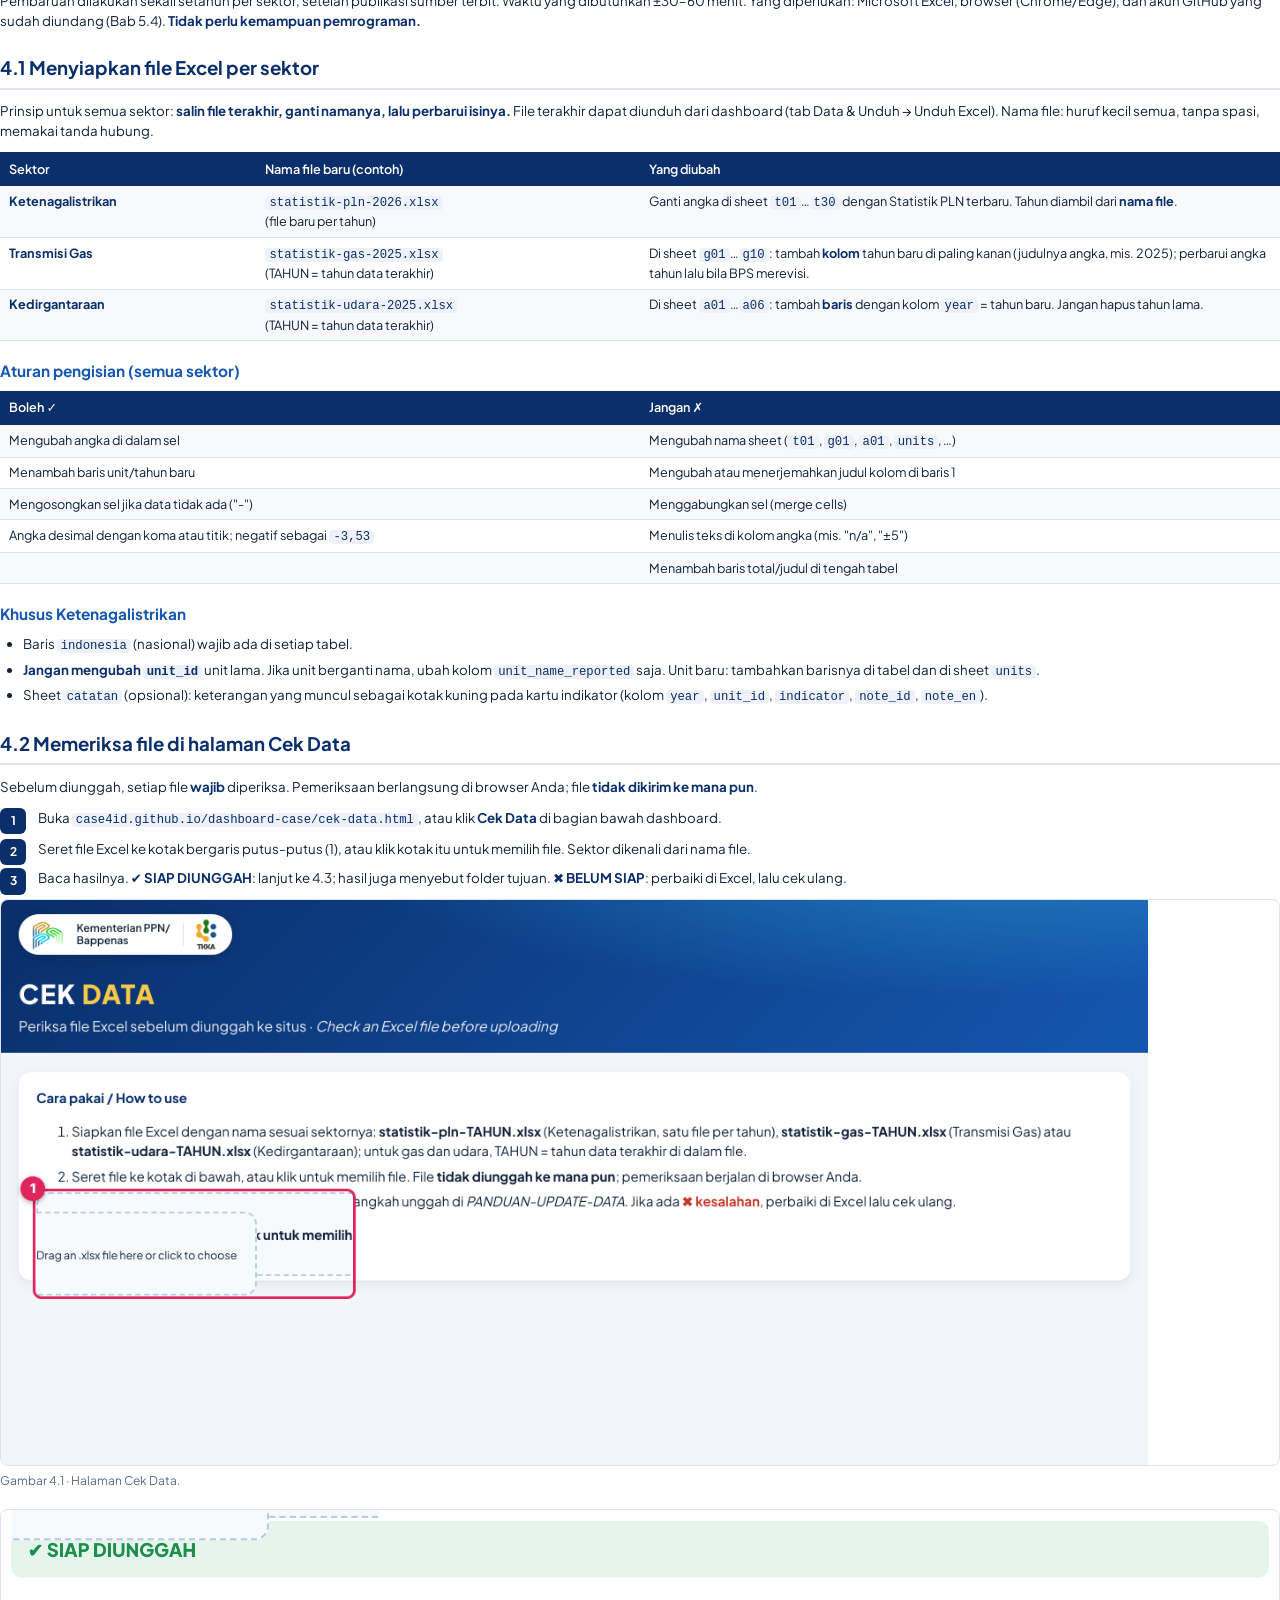
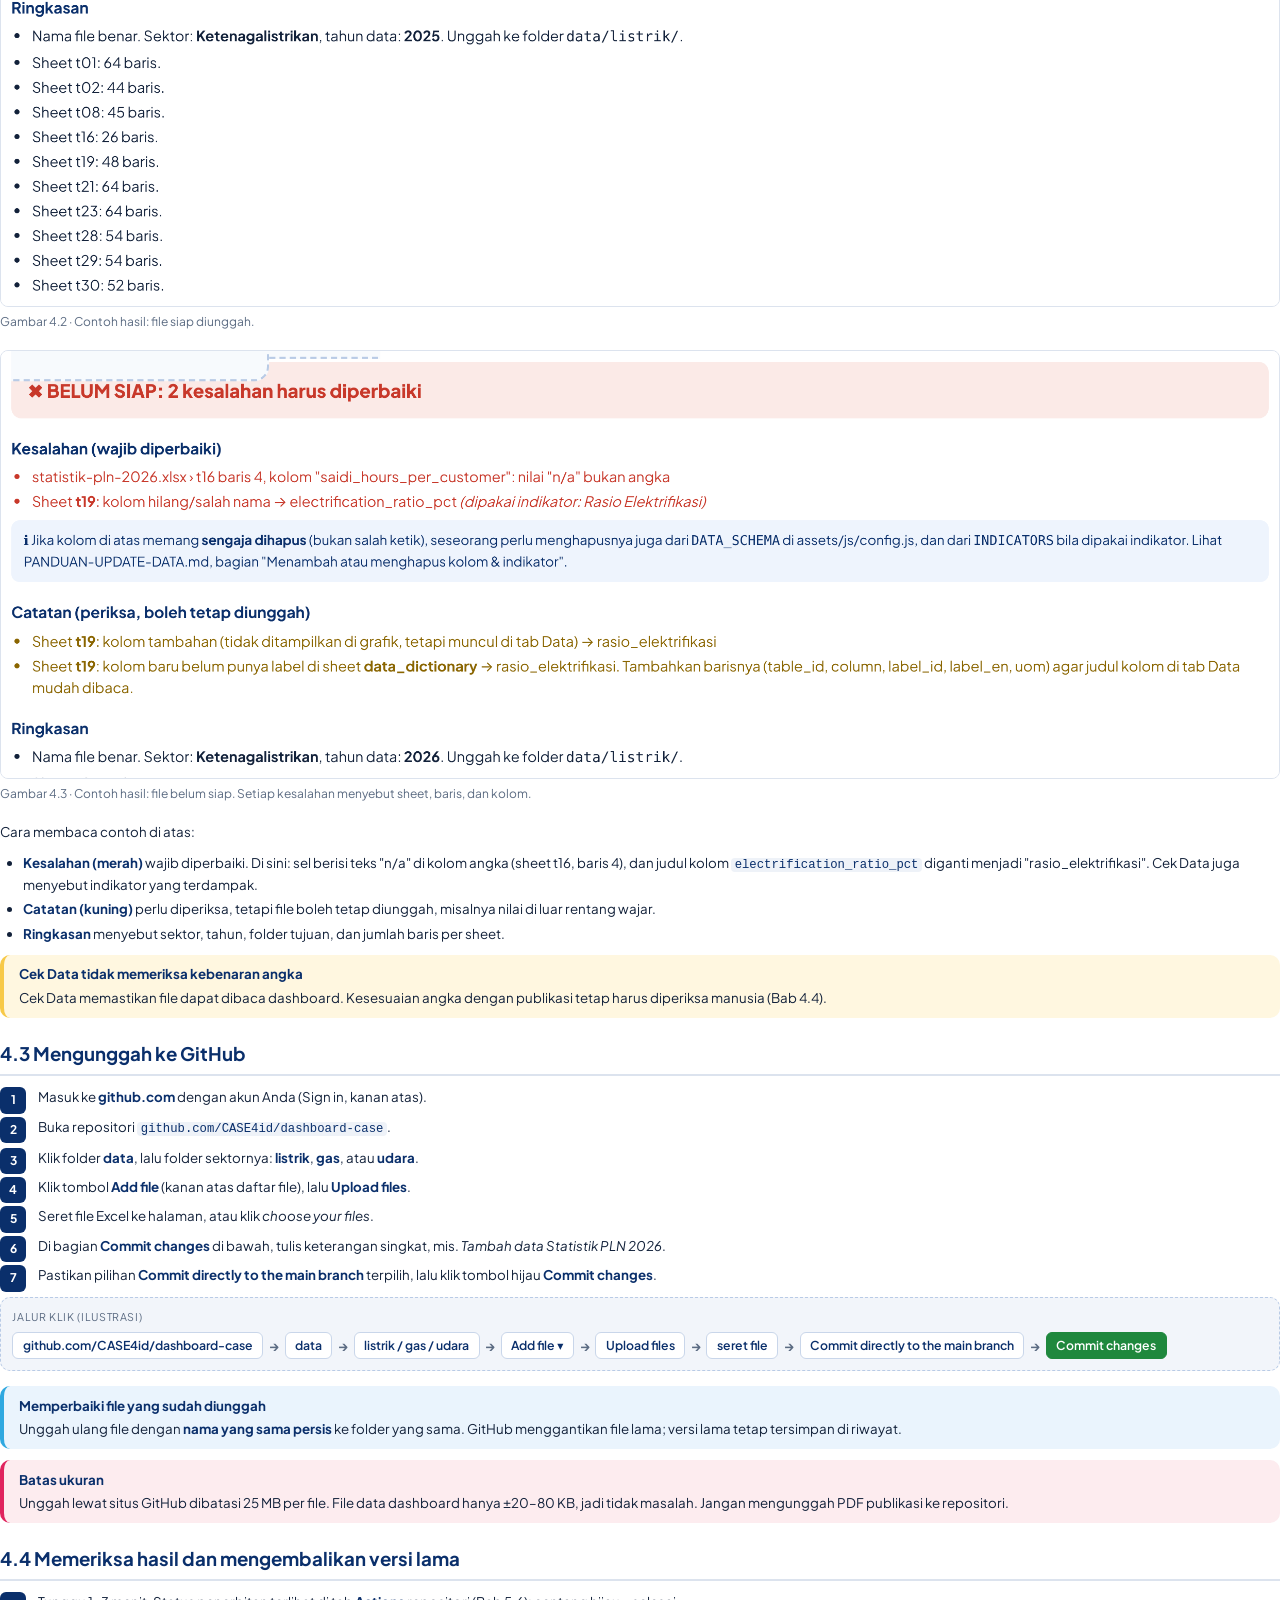
<file: docs/buku-panduan/buku-panduan.html>
<!doctype html>
<html lang="id">
<head>
<meta charset="utf-8">
<title>Buku Panduan Dashboard PraKTIk</title>
<link href="https://fonts.googleapis.com/css2?family=Plus+Jakarta+Sans:wght@400;500;600;700;800&display=swap" rel="stylesheet">
<style>
  :root { --navy:#0a2f6b; --blue:#1557b0; --sky:#2fa8e0; --yellow:#f7c948; --ink:#12213a; --muted:#5b6b82; --line:#dce3ee; --bg:#f2f5fa; --red:#e0245e; --good:#1e8e4e; --bad:#c8382a; }
  @page { size: A4; margin: 18mm 16mm 20mm 16mm; }
  * { box-sizing: border-box; }
  body { font-family: "Plus Jakarta Sans", system-ui, sans-serif; color: var(--ink); font-size: 10pt; line-height: 1.5; margin: 0; }
  h1 { font-size: 22pt; color: var(--navy); margin: 0 0 6mm; letter-spacing: .01em; }
  h1 .num { display: inline-block; background: var(--yellow); color: var(--navy); border-radius: 8px; padding: 0 10px; margin-right: 8px; }
  h2 { font-size: 14pt; color: var(--navy); margin: 6mm 0 3mm; border-bottom: 2px solid var(--line); padding-bottom: 1.5mm; }
  h3 { font-size: 11.5pt; color: var(--blue); margin: 5mm 0 2mm; }
  p { margin: 0 0 3mm; }
  .chapter { page-break-before: always; }
  .avoid { page-break-inside: avoid; }
  ul, ol { margin: 0 0 3mm; padding-left: 6mm; }
  li { margin-bottom: 1.2mm; }
  code, .mono { font-family: ui-monospace, "SFMono-Regular", Menlo, Consolas, monospace; font-size: 9.2pt; background: #eef2f8; border-radius: 4px; padding: 0 4px; color: var(--navy); }
  b, strong { color: var(--navy); }
  table { width: 100%; border-collapse: collapse; margin: 2mm 0 4mm; font-size: 9.5pt; page-break-inside: avoid; }
  th { background: var(--navy); color: #fff; text-align: left; padding: 2mm 2.5mm; font-weight: 600; }
  td { border-bottom: 1px solid var(--line); padding: 1.5mm 2.5mm; vertical-align: top; }
  tr:nth-child(even) td { background: #f7f9fc; }
  figure { margin: 3mm 0 5mm; page-break-inside: avoid; }
  figure img { width: 100%; max-height: 150mm; object-fit: contain; object-position: left top; border: 1px solid var(--line); border-radius: 8px; display: block; }
  figure.narrow img { width: 62%; margin: 0 auto; }
  figure.phone img { width: 38%; margin: 0 auto; }
  figcaption { font-size: 9pt; color: var(--muted); margin-top: 1.5mm; }
  .callouts { counter-reset: c; list-style: none; padding-left: 0; }
  .callouts li { position: relative; padding-left: 9mm; }
  .callouts li::before { counter-increment: c; content: counter(c); position: absolute; left: 0; top: .2mm; width: 6mm; height: 6mm; border-radius: 50%; background: var(--red); color: #fff; font-weight: 800; font-size: 8.5pt; text-align: center; line-height: 6mm; }
  .box { border-radius: 10px; padding: 2.5mm 4mm; margin: 2.5mm 0 3mm; page-break-inside: avoid; }
  .tip { background: #eaf4fd; border-left: 4px solid var(--sky); }
  .warn { background: #fff7e0; border-left: 4px solid var(--yellow); }
  .danger { background: #fdecef; border-left: 4px solid var(--red); }
  .box b:first-child { display: block; margin-bottom: 1mm; }
  .steps { counter-reset: s; list-style: none; padding-left: 0; }
  .steps > li { position: relative; padding-left: 10mm; margin-bottom: 2.5mm; }
  .steps > li::before { counter-increment: s; content: counter(s); position: absolute; left: 0; top: 0; width: 7mm; height: 7mm; border-radius: 6px; background: var(--navy); color: #fff; font-weight: 700; font-size: 9pt; text-align: center; line-height: 7mm; }
  /* Jalur klik (ilustrasi, bukan tangkapan layar GitHub) */
  .path { display: flex; flex-wrap: wrap; align-items: center; gap: 1.5mm; background: var(--bg); border: 1px dashed #b9cbe6; border-radius: 10px; padding: 3mm; margin: 2mm 0 4mm; page-break-inside: avoid; }
  .path .lbl { width: 100%; font-size: 8pt; color: var(--muted); text-transform: uppercase; letter-spacing: .06em; margin-bottom: .5mm; }
  .path span.k { background: #fff; border: 1px solid #c9d6ea; border-radius: 6px; padding: .8mm 2.5mm; font-weight: 600; font-size: 9.2pt; color: var(--navy); }
  .path span.btn { background: #1f883d; border-color: #1f883d; color: #fff; }
  .path span.a { color: var(--muted); font-weight: 700; }
  /* Sampul */
  .cover { height: 257mm; display: flex; flex-direction: column; justify-content: space-between; background: linear-gradient(135deg, #0a2f6b 0%, #1557b0 60%, #2fa8e0 100%); color: #fff; border-radius: 16px; padding: 18mm 16mm; }
  .cover .pill { display: inline-flex; align-items: center; gap: 4mm; background: #fff; color: var(--navy); border-radius: 999px; padding: 3mm 6mm; font-weight: 600; font-size: 9.5pt; }
  .cover .pill img { height: 11mm; }
  .cover h1 { color: #fff; font-size: 34pt; margin: 0; line-height: 1.1; }
  .cover h1 span { color: var(--yellow); }
  .cover .sub { font-size: 15pt; margin-top: 4mm; opacity: .95; }
  .cover .meta { font-size: 10pt; opacity: .9; line-height: 1.7; }
  .cover .sectors span { display: inline-block; border: 1px solid rgba(255,255,255,.5); border-radius: 999px; padding: 1.5mm 4mm; margin: 0 2mm 2mm 0; font-size: 10pt; }
  .cover .sectors span:first-child { background: var(--yellow); color: var(--navy); border-color: var(--yellow); font-weight: 700; }
  .toc { list-style: none; padding: 0; }
  .toc li { display: flex; justify-content: space-between; border-bottom: 1px dotted #c9d6ea; padding: .7mm 0; font-size: 9.8pt; font-weight: 600; color: var(--navy); }
  .toc li.s { font-weight: 400; padding-left: 6mm; color: var(--ink); font-size: 9.8pt; }
  .grid2 { display: grid; grid-template-columns: 1fr 1fr; gap: 5mm; }
  .check { list-style: none; padding-left: 0; }
  .check li { padding-left: 8mm; position: relative; }
  .check li::before { content: ""; position: absolute; left: 0; top: .6mm; width: 4.5mm; height: 4.5mm; border: 1.5px solid var(--navy); border-radius: 3px; }
  .fill { display: inline-block; min-width: 55mm; border-bottom: 1px solid #9aa5b1; }
</style>
</head>
<body>

<!-- ============================ SAMPUL ============================ -->
<section class="cover">
  <div><span class="pill"><img src="img/logo-bappenas-emblem.png" alt=""> Kementerian PPN/Bappenas <img src="img/logo-tkka.png" alt=""> Direktorat Transmisi, Ketenagalistrikan, Kedirgantaraan, dan Antariksa</span></div>
  <div>
    <div style="font-size:12pt;letter-spacing:.2em;opacity:.9;margin-bottom:4mm">BUKU PANDUAN</div>
    <h1>DASHBOARD <span>PraKTIk</span></h1>
    <div class="sub">Pengoperasian, Pembaruan Data, dan Pengelolaan GitHub</div>
    <div class="sectors" style="margin-top:8mm"><span>Ketenagalistrikan</span><span>Transmisi Gas</span><span>Kedirgantaraan</span></div>
  </div>
  <div class="meta">
    Alamat dashboard: <b style="color:#fff">case4id.github.io/dashboard-case</b><br>
    Repositori: <b style="color:#fff">github.com/CASE4id/dashboard-case</b><br>
    Versi 1.0 · November 2026
  </div>
</section>

<!-- ============================ DAFTAR ISI ============================ -->
<section class="chapter">
  <h1>Daftar Isi</h1>
  <ul class="toc">
    <li>1. Mengenal Dashboard PraKTIk</li>
    <li>2. Menggunakan Dashboard</li>
    <li class="s">2.1 Bagian atas: sektor, bahasa, filter, tab</li>
    <li class="s">2.2 Sektor Ketenagalistrikan</li>
    <li class="s">2.3 Sektor Transmisi Gas</li>
    <li class="s">2.4 Sektor Kedirgantaraan</li>
    <li class="s">2.5 Bahasa Inggris, tautan, ponsel, dan bagian bawah</li>
    <li>3. Cara Kerja Situs</li>
    <li>4. Memperbarui Data (rutin tahunan)</li>
    <li class="s">4.1 Menyiapkan file Excel per sektor</li>
    <li class="s">4.2 Memeriksa file di halaman Cek Data</li>
    <li class="s">4.3 Mengunggah ke GitHub</li>
    <li class="s">4.4 Memeriksa hasil dan mengembalikan versi lama</li>
    <li class="s">4.5 Cara otomatis dari PDF (Ketenagalistrikan)</li>
    <li class="s">4.6 Menambah data per provinsi</li>
    <li>5. GitHub untuk Akun Proyek</li>
    <li class="s">5.1 Istilah penting</li>
    <li class="s">5.2 Membuat akun proyek dan mengamankannya</li>
    <li class="s">5.3 Menjadikan akun proyek pemilik (Owner) organisasi</li>
    <li class="s">5.4 Mengundang dan mengeluarkan staf</li>
    <li class="s">5.5 Pengaturan GitHub Pages</li>
    <li class="s">5.6 Memantau publikasi (tab Actions)</li>
    <li class="s">5.7 Menerima perubahan dari pihak teknis (pull request)</li>
    <li>6. Pemecahan Masalah</li>
    <li>7. Serah Terima</li>
    <li>Lampiran: Glosarium</li>
  </ul>
  <div class="box tip"><b>Cara membaca buku ini</b>
    Bagian 1–2 untuk semua pengguna. Bagian 4 untuk petugas pembaruan data (sekali setahun per sektor). Bagian 5 untuk admin
    yang memegang akun proyek GitHub. Lingkaran merah bernomor pada gambar dijelaskan oleh daftar bernomor di bawahnya.
    Kotak abu-abu bergaris putus-putus adalah <b>jalur klik</b> di situs GitHub (ilustrasi, bukan tangkapan layar).</div>
</section>

<!-- ============================ BAB 1 ============================ -->
<section class="chapter">
  <h1><span class="num">1</span>Mengenal Dashboard PraKTIk</h1>
  <p>Dashboard PraKTIk menyajikan profil dan analisis tiga sektor yang menjadi lingkup Direktorat Transmisi, Ketenagalistrikan,
  Kedirgantaraan, dan Antariksa (TKKA), Kementerian PPN/Bappenas. Dashboard ini menggantikan versi lama berbasis ArcGIS
  dan kini berupa <b>situs statis gratis</b>: tidak memerlukan lisensi, server, atau basis data.</p>
  <table>
    <tr><th style="width:22%">Sektor</th><th style="width:30%">Sumber data</th><th style="width:20%">Tahun</th><th>Tingkat rincian</th></tr>
    <tr><td><b>Ketenagalistrikan</b></td><td>Statistik PLN (PT PLN (Persero))</td><td>2014–2025</td><td>Per unit PLN (UID/UIW, unit pembangkitan, transmisi), rincian provinsi di beberapa tabel, nasional</td></tr>
    <tr><td><b>Transmisi Gas</b></td><td>BPS, Statistik Gas (Survei Tahunan Perusahaan Gas)</td><td>2020–2024</td><td>Nasional</td></tr>
    <tr><td><b>Kedirgantaraan</b></td><td>BPS, Statistik Transportasi Udara</td><td>2020–2024</td><td>Nasional; per provinsi dan per bandara (2024)</td></tr>
  </table>
  <table>
    <tr><th style="width:30%">Alamat</th><th>Kegunaan</th></tr>
    <tr><td><code>case4id.github.io/dashboard-case</code></td><td>Dashboard untuk publik</td></tr>
    <tr><td><code>case4id.github.io/dashboard-case/cek-data.html</code></td><td>Halaman <b>Cek Data</b> untuk staf (memeriksa file Excel sebelum diunggah)</td></tr>
    <tr><td><code>github.com/CASE4id/dashboard-case</code></td><td>Repositori: tempat semua file situs dan data disimpan</td></tr>
  </table>
  <div class="box warn"><b>Catatan penting tentang data unit PLN</b>
    Data ketenagalistrikan disajikan <b>per unit PLN</b>, bukan per provinsi. Untuk unit distribusi/wilayah, kapasitas pembangkit
    hanya mencakup pembangkit yang dikelola unit tersebut (umumnya sistem terisolasi), bukan seluruh sistem interkoneksi.
    Dashboard menampilkan catatan ini secara otomatis.</div>
</section>

<!-- ============================ BAB 2 ============================ -->
<section class="chapter">
  <h1><span class="num">2</span>Menggunakan Dashboard</h1>
  <h2>2.1 Bagian atas: sektor, bahasa, filter, tab</h2>
  <figure><img src="img/d_header.png"><figcaption>Gambar 2.1 · Bagian atas dashboard.</figcaption></figure>
  <ol class="callouts">
    <li><b>Pilihan sektor.</b> Klik Ketenagalistrikan, Transmisi Gas, atau Kedirgantaraan. Tombol kuning = sektor yang sedang dibuka. Data tiap sektor baru dimuat saat sektornya dibuka.</li>
    <li><b>Bahasa.</b> ID (Bahasa Indonesia) atau EN (English). Pilihan diingat browser.</li>
    <li><b>Unit PLN / Wilayah</b> (hanya sektor Ketenagalistrikan). Pilih Indonesia, unit distribusi/wilayah, provinsi, unit pembangkitan, atau unit transmisi. Daftar hanya memuat unit yang punya data pada tahun terpilih.</li>
    <li><b>Tahun.</b> Tahun data yang ditampilkan. Tahun terbaru menjadi tampilan awal.</li>
    <li><b>Tab.</b> Halaman-halaman dalam sektor. Setiap sektor punya tab sendiri.</li>
  </ol>
  <figure><img src="img/d_summary.png"><figcaption>Gambar 2.2 · Tab Ringkasan sektor Ketenagalistrikan (Indonesia, 2025).</figcaption></figure>
</section>

<section>
  <h2>2.2 Sektor Ketenagalistrikan</h2>
  <h3>Tab Ringkasan: kartu indikator</h3>
  <figure><img src="img/d_kpi.png"><figcaption>Gambar 2.3 · Kartu indikator untuk UID Aceh, 2025.</figcaption></figure>
  <ol class="callouts">
    <li><b>Nilai</b> indikator untuk unit dan tahun terpilih, dengan satuannya.</li>
    <li><b>Pembanding:</b> nilai nasional (dengan label <i>lebih baik/lebih buruk</i> dan warna hijau/merah bila indikator punya arah baik) serta perubahan dari tahun sebelumnya (▲ naik, ▼ turun).</li>
    <li><b>Keterangan</b> singkat tentang definisi indikator.</li>
  </ol>
  <p>Kotak kuning di dalam kartu adalah <b>catatan khusus</b> dari sheet <code>catatan</code> di file Excel, misalnya SAIDI UID Aceh 2025 yang tinggi akibat bencana.
  Untuk unit distribusi/wilayah, dashboard juga menampilkan catatan cakupan pembangkit:</p>
  <figure><img src="img/d_localnote.png"><figcaption>Gambar 2.4 · Catatan cakupan untuk unit distribusi/wilayah.</figcaption></figure>
  <h3>Tab Pembangkitan dan Jaringan &amp; Susut</h3>
  <p><b>Pembangkitan</b>: kapasitas terpasang per jenis pembangkit (EBT dan fosil), produksi energi per jenis, dan sumber energi (produksi sendiri, sewa, pembelian).
  <b>Jaringan &amp; Susut</b>: susut energi, SAIDI/SAIFI, panjang jaringan transmisi dan distribusi, serta trafo gardu induk.
  Arahkan kursor ke grafik untuk melihat angkanya.</p>
</section>

<section>
  <h3>Tab Perbandingan: peringkat semua unit</h3>
  <figure><img src="img/d_compare.png"><figcaption>Gambar 2.5 · Peringkat rasio elektrifikasi per unit, 2025.</figcaption></figure>
  <ol class="callouts">
    <li><b>Indikator</b> yang dibandingkan.</li>
    <li><b>Cakupan:</b> unit induk distribusi/wilayah, atau provinsi.</li>
    <li><b>Grafik peringkat.</b> Hijau = lebih baik dari nasional, merah = lebih buruk, kuning = unit yang sedang dipilih. Garis putus-putus = nilai nasional. <b>Klik sebuah batang</b> untuk membuka profil unit tersebut.</li>
  </ol>
  <div class="box tip"><b>Peta</b>
    Di bawah grafik terdapat tempat untuk peta. Peta akan diaktifkan setelah data batas wilayah (GeoJSON) tersedia.</div>
</section>

<section>
  <h3>Tab Analisis: dua indikator</h3>
  <figure><img src="img/d_scatter.png"><figcaption>Gambar 2.6 · Hubungan rasio elektrifikasi dan konsumsi rumah tangga, dengan pergerakan sejak 2016.</figcaption></figure>
  <ol class="callouts">
    <li><b>Mode analisis:</b> <i>Dua indikator</i> (gambar ini) atau <i>Antar tahun</i> (halaman berikut).</li>
    <li><b>Sumbu X</b> (mendatar): indikator pertama.</li>
    <li><b>Sumbu Y</b> (tegak): indikator kedua. Setiap titik = satu unit. Klik titik untuk membuka profil unit.</li>
    <li><b>Pergerakan sejak:</b> pilih tahun lama untuk melihat panah dari posisi tahun itu ke tahun terpilih.</li>
    <li><b>Pilihan tampilan:</b> garis tren dan skala logaritmik (berguna untuk angka yang sangat timpang, mis. kapasitas).</li>
    <li><b>Korelasi (r)</b> beserta penjelasan kekuatannya. Korelasi bukan sebab-akibat; dengan sekitar 20 titik, gunakan sebagai petunjuk awal.</li>
  </ol>
</section>

<section>
  <h3>Tab Analisis: antar tahun</h3>
  <figure><img src="img/d_years.png"><figcaption>Gambar 2.7 · Tren rasio elektrifikasi UIW Nusa Tenggara Timur dan perubahan semua unit.</figcaption></figure>
  <ol class="callouts">
    <li><b>Indikator</b> yang dianalisis.</li>
    <li><b>Dari tahun</b> dan</li>
    <li><b>Sampai tahun</b> untuk grafik perubahan.</li>
    <li><b>Tren</b> unit terpilih (garis biru) dibandingkan nasional (garis putus-putus) untuk semua tahun.</li>
    <li><b>Perubahan</b> semua unit antara dua tahun: poin persentase untuk indikator dalam %, persen untuk lainnya. Klik batang untuk mengganti unit pada grafik tren.</li>
  </ol>
  <div class="box warn"><b>Perubahan definisi data</b>
    Beberapa deret data punya "patahan" karena PLN mengubah cara pelaporan (mis. SAIDI/SAIFI pada 2016, kapasitas terpasang 2014–2015).
    Untuk indikator tersebut, perbandingan bawaan dimulai setelah patahan dan dashboard menampilkan penjelasannya. Rincian ada di
    <b>Catatan kualitas data</b> di bawah grafik (klik untuk membuka):</div>
  <figure><img src="img/d_quality.png"><figcaption>Gambar 2.8 · Catatan kualitas data (teks teknis dalam bahasa Inggris dari dokumentasi ekstraksi data).</figcaption></figure>
</section>

<section>
  <h3>Tab Data &amp; Unduh</h3>
  <figure><img src="img/d_data.png"><figcaption>Gambar 2.9 · Tabel data dan tombol unduh.</figcaption></figure>
  <ol class="callouts">
    <li><b>Tabel</b> yang ditampilkan (T01–T30, sesuai nomor tabel Statistik PLN).</li>
    <li><b>Unduh CSV</b>: tabel yang sedang ditampilkan, untuk tahun terpilih.</li>
    <li><b>Unduh Excel</b>: file Excel lengkap tahun tersebut (semua tabel). File ini juga menjadi <b>templat</b> untuk pembaruan data (Bab 4).</li>
  </ol>
  <p>Teks kecil di bawah nama unit adalah nama unit sebagaimana tertulis di laporan tahun itu (nama unit PLN sering berganti).
  Tanda <b style="color:var(--bad)">*</b> menandai nilai yang dihitung, bukan dipublikasikan.</p>

  <h2>2.3 Sektor Transmisi Gas</h2>
  <figure><img src="img/g_summary.png"><figcaption>Gambar 2.10 · Ringkasan sektor Transmisi Gas, 2024.</figcaption></figure>
</section>

<section>
  <p>Sektor Transmisi Gas berisi angka <b>nasional</b> perusahaan yang menjual gas melalui jaringan pipa. Tab yang tersedia:</p>
  <table>
    <tr><th style="width:28%">Tab</th><th>Isi</th></tr>
    <tr><td><b>Ringkasan</b></td><td>Pelanggan, volume dan nilai penjualan, harga rata-rata, nilai tambah bruto, pekerja; volume per jenis pelanggan, harga per jenis pelanggan, output dan biaya antara.</td></tr>
    <tr><td><b>Biaya &amp; Tenaga Kerja</b></td><td>Struktur biaya bahan &amp; jasa, pekerja menurut pendidikan, balas jasa pekerja, pemakaian bahan bakar.</td></tr>
    <tr><td><b>Tren &amp; Analisis</b></td><td>Pilih satu deret data mana pun; tampil grafik tren, perubahan total, rata-rata pertumbuhan per tahun, dan perubahan tahunan.</td></tr>
    <tr><td><b>Data &amp; Unduh</b></td><td>Tabel G01–G10 (kategori × tahun), unduh CSV dan Excel, beserta catatan data.</td></tr>
  </table>
  <p>Label kuning <b>sementara</b> pada kartu menandakan angka yang masih bersifat sementara menurut BPS.</p>
  <figure><img src="img/g_trend.png"><figcaption>Gambar 2.11 · Tab Tren &amp; Analisis: (1) pilihan deret data, (2) ringkasan pertumbuhan.</figcaption></figure>
</section>

<section>
  <h2>2.4 Sektor Kedirgantaraan</h2>
  <figure><img src="img/u_summary.png"><figcaption>Gambar 2.12 · Ringkasan sektor Kedirgantaraan (transportasi udara), 2024.</figcaption></figure>
  <table>
    <tr><th style="width:28%">Tab</th><th>Isi</th></tr>
    <tr><td><b>Ringkasan</b></td><td>Penumpang berangkat (domestik, internasional), pergerakan pesawat, kargo, faktor muatan, armada; grafik 2020–2024.</td></tr>
    <tr><td><b>Bandara &amp; Provinsi</b></td><td>Peringkat provinsi (penumpang, pergerakan pesawat, atau kargo), lima bandara tersibuk, dan daftar 238 bandara yang dapat dicari.</td></tr>
    <tr><td><b>Tren &amp; Analisis</b></td><td>Seperti sektor gas: pilih satu deret data.</td></tr>
    <tr><td><b>Data &amp; Unduh</b></td><td>Tabel A01–A06 sesuai sumber, unduh CSV dan Excel.</td></tr>
  </table>
  <figure><img src="img/u_search.png"><figcaption>Gambar 2.13 · Daftar bandara: (1) kotak pencarian (contoh: "Bali"), (2) jumlah bandara yang ditemukan. Peringkat provinsi di atasnya dapat diubah ukurannya (penumpang, pergerakan pesawat, kargo).</figcaption></figure>
</section>

<section>
  <h2>2.5 Bahasa Inggris, tautan, ponsel, dan bagian bawah</h2>
  <div class="grid2">
    <figure><img src="img/d_english.png"><figcaption>Gambar 2.14 · Tampilan bahasa Inggris (tombol EN).</figcaption></figure>
    <figure class="avoid"><img src="img/d_phone.png" style="width:55%;margin:0 auto"><figcaption style="text-align:center">Gambar 2.15 · Tampilan di ponsel.</figcaption></figure>
  </div>
  <h3>Membagikan tampilan sebagai tautan</h3>
  <p>Alamat di browser selalu menyimpan tampilan yang sedang dibuka (sektor, tab, unit, tahun, bahasa). Salin alamat itu
  untuk membagikan tampilan yang sama persis, misalnya:<br><code>case4id.github.io/dashboard-case/#tab=compare&amp;unit=uid_aceh&amp;year=2025</code></p>
  <h3>Bagian bawah (footer)</h3>
  <figure><img src="img/d_footer.png"><figcaption>Gambar 2.16 · Bagian bawah halaman.</figcaption></figure>
  <ol class="callouts">
    <li><b>Sumber data</b> sektor yang sedang dibuka.</li>
    <li><b>Tahun data tersedia.</b></li>
    <li><b>Tautan untuk staf:</b> panduan pembaruan data dan halaman Cek Data.</li>
  </ol>
</section>

<!-- ============================ BAB 3 ============================ -->
<section class="chapter">
  <h1><span class="num">3</span>Cara Kerja Situs</h1>
  <p>Situs ini hanya terdiri dari file biasa (HTML, CSS, JavaScript) dan file Excel. Tidak ada server atau basis data.
  Semua file disimpan di <b>repositori GitHub</b> <code>CASE4id/dashboard-case</code>. Layanan <b>GitHub Pages</b> menerbitkan isi
  repositori menjadi situs secara gratis, otomatis setiap kali ada perubahan.</p>
  <div class="path"><div class="lbl">Alur pembaruan data</div>
    <span class="k">File Excel baru</span><span class="a">→</span><span class="k">Cek Data</span><span class="a">→</span><span class="k">Unggah ke GitHub</span><span class="a">→</span><span class="k">GitHub Pages menerbitkan (1–3 menit)</span><span class="a">→</span><span class="k">Dashboard menampilkan data baru</span></div>
  <h2>Isi repositori</h2>
  <table>
    <tr><th style="width:34%">Folder / file</th><th>Isi</th><th style="width:22%">Diubah oleh</th></tr>
    <tr><td><code>data/listrik/</code></td><td>Statistik PLN, <b>satu file per tahun</b>: <code>statistik-pln-2014.xlsx</code> … <code>statistik-pln-2025.xlsx</code></td><td>Petugas data</td></tr>
    <tr><td><code>data/gas/</code></td><td>Statistik Gas, <b>satu file berisi semua tahun</b>: <code>statistik-gas-2024.xlsx</code></td><td>Petugas data</td></tr>
    <tr><td><code>data/udara/</code></td><td>Statistik Transportasi Udara, satu file berisi semua tahun: <code>statistik-udara-2024.xlsx</code></td><td>Petugas data</td></tr>
    <tr><td><code>PANDUAN-UPDATE-DATA.md</code></td><td>Panduan singkat pembaruan data (versi teks dari Bab 4)</td><td>Admin</td></tr>
    <tr><td><code>assets/js/config.js</code></td><td>Pengaturan: indikator, teks sumber, kontak, daftar kolom</td><td>Admin (hati-hati)</td></tr>
    <tr><td><code>index.html</code>, <code>cek-data.html</code>, <code>assets/</code> lainnya</td><td>Kode tampilan</td><td>Pihak teknis</td></tr>
    <tr><td><code>README.md</code></td><td>Dokumentasi teknis (bahasa Inggris)</td><td>Pihak teknis</td></tr>
  </table>
  <div class="box tip"><b>Riwayat selalu tersimpan</b>
    GitHub menyimpan setiap versi setiap file. Kesalahan hampir selalu dapat dibatalkan dengan mengembalikan versi sebelumnya (Bab 4.4 dan 5.7).</div>
  <div class="box warn"><b>Repositori bersifat publik</b>
    Siapa pun dapat melihat isi repositori (syarat GitHub Pages gratis). Hanya anggota yang diundang yang dapat <b>mengubah</b> isinya.
    Jangan pernah mengunggah data rahasia, kata sandi, atau dokumen internal ke repositori.</div>
</section>

<!-- ============================ BAB 4 ============================ -->
<section class="chapter">
  <h1><span class="num">4</span>Memperbarui Data</h1>
  <p>Pembaruan dilakukan sekali setahun per sektor, setelah publikasi sumber terbit. Waktu yang dibutuhkan ±30–60 menit.
  Yang diperlukan: Microsoft Excel, browser (Chrome/Edge), dan akun GitHub yang sudah diundang (Bab 5.4).
  <b>Tidak perlu kemampuan pemrograman.</b></p>
  <h2>4.1 Menyiapkan file Excel per sektor</h2>
  <p>Prinsip untuk semua sektor: <b>salin file terakhir, ganti namanya, lalu perbarui isinya.</b> File terakhir dapat diunduh dari dashboard
  (tab Data &amp; Unduh → Unduh Excel). Nama file: huruf kecil semua, tanpa spasi, memakai tanda hubung.</p>
  <table>
    <tr><th style="width:20%">Sektor</th><th style="width:30%">Nama file baru (contoh)</th><th>Yang diubah</th></tr>
    <tr><td><b>Ketenagalistrikan</b></td><td><code>statistik-pln-2026.xlsx</code><br>(file baru per tahun)</td><td>Ganti angka di sheet <code>t01</code>…<code>t30</code> dengan Statistik PLN terbaru. Tahun diambil dari <b>nama file</b>.</td></tr>
    <tr><td><b>Transmisi Gas</b></td><td><code>statistik-gas-2025.xlsx</code><br>(TAHUN = tahun data terakhir)</td><td>Di sheet <code>g01</code>…<code>g10</code>: tambah <b>kolom</b> tahun baru di paling kanan (judulnya angka, mis. 2025); perbarui angka tahun lalu bila BPS merevisi.</td></tr>
    <tr><td><b>Kedirgantaraan</b></td><td><code>statistik-udara-2025.xlsx</code><br>(TAHUN = tahun data terakhir)</td><td>Di sheet <code>a01</code>…<code>a06</code>: tambah <b>baris</b> dengan kolom <code>year</code> = tahun baru. Jangan hapus tahun lama.</td></tr>
  </table>
  <h3>Aturan pengisian (semua sektor)</h3>
  <table>
    <tr><th style="width:50%">Boleh ✓</th><th>Jangan ✗</th></tr>
    <tr><td>Mengubah angka di dalam sel</td><td>Mengubah nama sheet (<code>t01</code>, <code>g01</code>, <code>a01</code>, <code>units</code>, …)</td></tr>
    <tr><td>Menambah baris unit/tahun baru</td><td>Mengubah atau menerjemahkan judul kolom di baris 1</td></tr>
    <tr><td>Mengosongkan sel jika data tidak ada ("-")</td><td>Menggabungkan sel (merge cells)</td></tr>
    <tr><td>Angka desimal dengan koma atau titik; negatif sebagai <code>-3,53</code></td><td>Menulis teks di kolom angka (mis. "n/a", "±5")</td></tr>
    <tr><td></td><td>Menambah baris total/judul di tengah tabel</td></tr>
  </table>
  <h3>Khusus Ketenagalistrikan</h3>
  <ul>
    <li>Baris <code>indonesia</code> (nasional) wajib ada di setiap tabel.</li>
    <li><b>Jangan mengubah <code>unit_id</code></b> unit lama. Jika unit berganti nama, ubah kolom <code>unit_name_reported</code> saja. Unit baru: tambahkan barisnya di tabel dan di sheet <code>units</code>.</li>
    <li>Sheet <code>catatan</code> (opsional): keterangan yang muncul sebagai kotak kuning pada kartu indikator (kolom <code>year</code>, <code>unit_id</code>, <code>indicator</code>, <code>note_id</code>, <code>note_en</code>).</li>
  </ul>
</section>

<section>
  <h2>4.2 Memeriksa file di halaman Cek Data</h2>
  <p>Sebelum diunggah, setiap file <b>wajib</b> diperiksa. Pemeriksaan berlangsung di browser Anda; file <b>tidak dikirim ke mana pun</b>.</p>
  <ol class="steps">
    <li>Buka <code>case4id.github.io/dashboard-case/cek-data.html</code>, atau klik <b>Cek Data</b> di bagian bawah dashboard.</li>
    <li>Seret file Excel ke kotak bergaris putus-putus (1), atau klik kotak itu untuk memilih file. Sektor dikenali dari nama file.</li>
    <li>Baca hasilnya. <b>✔ SIAP DIUNGGAH</b>: lanjut ke 4.3; hasil juga menyebut folder tujuan. <b>✖ BELUM SIAP</b>: perbaiki di Excel, lalu cek ulang.</li>
  </ol>
  <figure><img src="img/c_empty.png"><figcaption>Gambar 4.1 · Halaman Cek Data.</figcaption></figure>
  <figure><img src="img/c_ok.png"><figcaption>Gambar 4.2 · Contoh hasil: file siap diunggah.</figcaption></figure>
</section>

<section>
  <figure><img src="img/c_err.png"><figcaption>Gambar 4.3 · Contoh hasil: file belum siap. Setiap kesalahan menyebut sheet, baris, dan kolom.</figcaption></figure>
  <p>Cara membaca contoh di atas:</p>
  <ul>
    <li><b>Kesalahan (merah)</b> wajib diperbaiki. Di sini: sel berisi teks "n/a" di kolom angka (sheet t16, baris 4), dan judul kolom
    <code>electrification_ratio_pct</code> diganti menjadi "rasio_elektrifikasi". Cek Data juga menyebut indikator yang terdampak.</li>
    <li><b>Catatan (kuning)</b> perlu diperiksa, tetapi file boleh tetap diunggah, misalnya nilai di luar rentang wajar.</li>
    <li><b>Ringkasan</b> menyebut sektor, tahun, folder tujuan, dan jumlah baris per sheet.</li>
  </ul>
  <div class="box warn"><b>Cek Data tidak memeriksa kebenaran angka</b>
    Cek Data memastikan file dapat dibaca dashboard. Kesesuaian angka dengan publikasi tetap harus diperiksa manusia (Bab 4.4).</div>
</section>

<section>
  <h2>4.3 Mengunggah ke GitHub</h2>
  <ol class="steps">
    <li>Masuk ke <b>github.com</b> dengan akun Anda (Sign in, kanan atas).</li>
    <li>Buka repositori <code>github.com/CASE4id/dashboard-case</code>.</li>
    <li>Klik folder <b>data</b>, lalu folder sektornya: <b>listrik</b>, <b>gas</b>, atau <b>udara</b>.</li>
    <li>Klik tombol <b>Add file</b> (kanan atas daftar file), lalu <b>Upload files</b>.</li>
    <li>Seret file Excel ke halaman, atau klik <i>choose your files</i>.</li>
    <li>Di bagian <b>Commit changes</b> di bawah, tulis keterangan singkat, mis. <i>Tambah data Statistik PLN 2026</i>.</li>
    <li>Pastikan pilihan <b>Commit directly to the main branch</b> terpilih, lalu klik tombol hijau <b>Commit changes</b>.</li>
  </ol>
  <div class="path"><div class="lbl">Jalur klik (ilustrasi)</div>
    <span class="k">github.com/CASE4id/dashboard-case</span><span class="a">→</span><span class="k">data</span><span class="a">→</span><span class="k">listrik / gas / udara</span><span class="a">→</span><span class="k">Add file ▾</span><span class="a">→</span><span class="k">Upload files</span><span class="a">→</span><span class="k">seret file</span><span class="a">→</span><span class="k">Commit directly to the main branch</span><span class="a">→</span><span class="k btn">Commit changes</span></div>
  <div class="box tip"><b>Memperbaiki file yang sudah diunggah</b>
    Unggah ulang file dengan <b>nama yang sama persis</b> ke folder yang sama. GitHub menggantikan file lama; versi lama tetap tersimpan di riwayat.</div>
  <div class="box danger"><b>Batas ukuran</b>
    Unggah lewat situs GitHub dibatasi 25 MB per file. File data dashboard hanya ±20–80 KB, jadi tidak masalah. Jangan mengunggah PDF publikasi ke repositori.</div>

  <h2>4.4 Memeriksa hasil dan mengembalikan versi lama</h2>
  <ol class="steps">
    <li>Tunggu 1–3 menit. Status penerbitan terlihat di tab <b>Actions</b> repositori (Bab 5.6): centang hijau = selesai.</li>
    <li>Buka dashboard, pilih sektornya, tekan <b>Ctrl + F5</b>. Browser kadang menampilkan versi lama hingga ±10 menit; untuk memastikan,
    buka di jendela <b>incognito</b> (<b>Ctrl + Shift + N</b>).</li>
    <li>Pastikan tahun baru muncul di pilihan Tahun, lalu <b>bandingkan beberapa angka</b> (terutama angka nasional) dengan publikasi.</li>
    <li>Jika muncul kotak kuning "Sebagian data tidak terbaca", klik untuk melihat rinciannya, perbaiki file, lalu unggah ulang.</li>
  </ol>
  <h3>Mengembalikan file ke versi sebelumnya</h3>
  <div class="path"><div class="lbl">Jalur klik (ilustrasi)</div>
    <span class="k">buka file di folder data</span><span class="a">→</span><span class="k">History</span><span class="a">→</span><span class="k">pilih versi sebelumnya</span><span class="a">→</span><span class="k">⋯ → View file</span><span class="a">→</span><span class="k">Download raw file</span><span class="a">→</span><span class="k">unggah ulang dengan nama sama (4.3)</span></div>
</section>

<section>
  <h2>4.5 Cara otomatis dari PDF (Ketenagalistrikan)</h2>
  <p>File Statistik PLN dapat dibuat otomatis dari PDF-nya. GitHub membaca PDF, memeriksa hasilnya, lalu membuat <b>pull request</b>
  berisi file data dan laporan peninjauan. Tidak ada yang tampil di dashboard sebelum pull request di-<i>merge</i> oleh orang.</p>
  <ol class="steps">
    <li>Siapkan <b>tautan langsung ke file PDF</b> Statistik PLN (tautan yang langsung mengunduh file <code>.pdf</code>).</li>
    <li>Di repositori, buka tab <b>Actions</b> → pilih <b>Tambah data PLN dari PDF</b> di kiri → klik <b>Run workflow</b> di kanan.</li>
    <li>Isi <b>tahun data</b> (mis. 2026) dan <b>tautan PDF</b>, lalu klik tombol hijau <b>Run workflow</b>. Tunggu ±3 menit.</li>
    <li>Buka tab <b>Pull requests</b> → <i>Data Statistik PLN 2026 (otomatis dari PDF)</i> dan baca laporannya.</li>
  </ol>
  <div class="path"><div class="lbl">Jalur klik (ilustrasi)</div>
    <span class="k">Actions</span><span class="a">→</span><span class="k">Tambah data PLN dari PDF</span><span class="a">→</span><span class="k">Run workflow ▾</span><span class="a">→</span><span class="k">tahun + tautan PDF</span><span class="a">→</span><span class="k btn">Run workflow</span><span class="a">→</span><span class="k">Pull requests</span></div>
  <table>
    <tr><th style="width:30%">Laporan menyatakan</th><th>Arti</th><th style="width:34%">Tindakan</th></tr>
    <tr><td>✅ <b>Siap ditinjau</b></td><td>Semua tabel lolos pemeriksaan otomatis</td><td>Cocokkan angka nasional (bagian 1) dan daftar perubahan besar (bagian 4) dengan PDF, lalu <b>Merge</b></td></tr>
    <tr><td>⚠️ <b>Perlu bantuan teknis</b> (pull request <i>Draft</i>)</td><td>Biasanya PLN mengubah susunan kolom suatu tabel, atau ada indikasi label baris tertukar</td><td>Minta bantuan teknis mengikuti petunjuk di laporan; setelah diperbaiki, jalankan ulang dengan <b>Use workflow from</b> = branch <code>data-pln-TAHUN</code></td></tr>
  </table>
  <div class="box warn"><b>Pemeriksaan manusia tetap wajib</b>
    Pemeriksaan otomatis menangkap salah baca angka, jumlah yang tidak cocok, dan label baris yang tertukar, tetapi tidak semua
    kesalahan di PDF. Selalu cocokkan angka nasional dan beberapa sel acak dengan PDF sebelum <i>merge</i>. Uji coba pada laporan
    2014–2025: pada sebagian besar tahun, PLN mengubah susunan kolom satu atau dua tabel, sehingga bantuan teknis singkat masih sering diperlukan.</div>
</section>

<section>
  <h2>4.6 Menambah data per provinsi</h2>
  <p>Data sederhana per provinsi (mis. desa menurut status penerangan listrik) tampil di tab <b>Provinsi</b> sektor Ketenagalistrikan.
  Langkahnya: susun empat kolom (Tahun, Provinsi, Indikator, Nilai) → Cek Data → <b>Unduh versi rapi</b> → lengkapi sheet info dan indikator →
  unggah ke <code>data/provinsi/</code> → tambahkan satu baris di <code>daftar-indikator.xlsx</code>. Panduan lengkap bergambar:
  <b>Panduan Menambah Data per Provinsi</b> (<code>docs/Panduan-Menambah-Data-Provinsi.pdf</code>).</p>
</section>

<!-- ============================ BAB 5 ============================ -->
<section class="chapter">
  <h1><span class="num">5</span>GitHub untuk Akun Proyek</h1>
  <p>Bab ini untuk <b>admin</b> yang memegang akun proyek. Akun proyek adalah akun GitHub milik direktorat (bukan milik pribadi),
  sehingga pengelolaan dashboard tidak bergantung pada satu orang.</p>
  <h2>5.1 Istilah penting</h2>
  <table>
    <tr><th style="width:24%">Istilah</th><th>Arti dalam proyek ini</th></tr>
    <tr><td><b>Akun (account)</b></td><td>Identitas login di GitHub: akun pribadi tiap staf, dan satu akun proyek milik direktorat.</td></tr>
    <tr><td><b>Organisasi</b></td><td><code>CASE4id</code>: "kantor" di GitHub yang memiliki repositori. Anggotanya adalah akun-akun yang diundang.</td></tr>
    <tr><td><b>Owner / Member</b></td><td>Peran di organisasi. <b>Owner</b> dapat mengatur segalanya (anggota, pengaturan, penghapusan). <b>Member</b> hanya mendapat akses yang diberikan.</td></tr>
    <tr><td><b>Repositori</b></td><td><code>dashboard-case</code>: folder proyek berisi semua file situs dan data, beserta riwayatnya.</td></tr>
    <tr><td><b>Commit</b></td><td>Satu perubahan yang disimpan (mis. "Tambah data 2026"), tercatat siapa dan kapan.</td></tr>
    <tr><td><b>Branch</b></td><td>Salinan kerja. <code>main</code> = versi yang tampil di situs. Pihak teknis bekerja di branch lain lalu mengajukan pull request.</td></tr>
    <tr><td><b>Pull request</b></td><td>Usulan perubahan dari sebuah branch ke <code>main</code>, untuk ditinjau lalu digabungkan (<b>Merge</b>).</td></tr>
    <tr><td><b>GitHub Pages</b></td><td>Layanan yang menerbitkan isi <code>main</code> menjadi situs <code>case4id.github.io/dashboard-case</code>.</td></tr>
    <tr><td><b>Actions</b></td><td>Proses otomatis GitHub; di sini menjalankan penerbitan situs ("pages build and deployment") setiap ada perubahan.</td></tr>
  </table>

  <h2>5.2 Membuat akun proyek dan mengamankannya</h2>
  <ol class="steps">
    <li>Buka <b>github.com/signup</b>. Gunakan <b>email instansi yang dapat diakses bersama/diwariskan</b> (mis. email direktorat), bukan email pribadi.</li>
    <li>Pilih nama pengguna yang jelas, mis. <code>tkka-bappenas</code>. Simpan kata sandi di pengelola kata sandi kantor.</li>
    <li>Aktifkan <b>verifikasi dua langkah (2FA)</b>: foto profil (kanan atas) → <b>Settings</b> → <b>Password and authentication</b> →
    <b>Enable two-factor authentication</b>. Gunakan aplikasi autentikator di ponsel dinas.</li>
    <li>Unduh dan simpan <b>recovery codes</b> di tempat aman (mis. dicetak dan disimpan di lemari arsip). Tanpa kode ini, akun yang kehilangan ponsel autentikator bisa terkunci permanen.</li>
  </ol>
  <div class="path"><div class="lbl">Jalur klik 2FA (ilustrasi)</div>
    <span class="k">foto profil</span><span class="a">→</span><span class="k">Settings</span><span class="a">→</span><span class="k">Password and authentication</span><span class="a">→</span><span class="k btn">Enable two-factor authentication</span><span class="a">→</span><span class="k">simpan recovery codes</span></div>
</section>

<section>
  <h2>5.3 Menjadikan akun proyek pemilik (Owner) organisasi</h2>
  <p>Langkah ini dilakukan oleh <b>Owner saat ini</b> (pemilik akun yang membangun dashboard).</p>
  <ol class="steps">
    <li>Buka <code>github.com/CASE4id</code> → tab <b>People</b> → tombol <b>Invite member</b>.</li>
    <li>Ketik nama pengguna akun proyek, pilih peran <b>Owner</b>, lalu kirim undangan.</li>
    <li>Akun proyek menerima undangan: buka email undangan, atau login lalu buka <code>github.com/orgs/CASE4id/invitation</code> → <b>Join CASE4id</b>.</li>
    <li>Periksa di tab <b>People</b>: akun proyek tercatat sebagai <b>Owner</b>.</li>
  </ol>
  <div class="path"><div class="lbl">Jalur klik (ilustrasi)</div>
    <span class="k">github.com/CASE4id</span><span class="a">→</span><span class="k">People</span><span class="a">→</span><span class="k btn">Invite member</span><span class="a">→</span><span class="k">nama pengguna</span><span class="a">→</span><span class="k">Role: Owner</span><span class="a">→</span><span class="k">Send invitation</span></div>
  <div class="box warn"><b>Selalu ada minimal dua Owner</b>
    Pertahankan sedikitnya dua Owner (mis. akun proyek dan satu admin), agar organisasi tidak terkunci jika satu akun hilang.
    Organisasi juga dapat mewajibkan 2FA bagi semua anggota: <b>Settings</b> organisasi → <b>Authentication security</b>.</div>

  <h2>5.4 Mengundang dan mengeluarkan staf</h2>
  <p>Petugas pembaruan data cukup menjadi <b>Member</b> dengan akses <b>Write</b> ke repositori (dapat mengunggah file, tetapi tidak dapat mengubah pengaturan).</p>
  <ol class="steps">
    <li>Staf membuat akun GitHub pribadi (gratis) dan memberi tahu nama penggunanya.</li>
    <li>Undang ke organisasi: <code>github.com/CASE4id</code> → <b>People</b> → <b>Invite member</b> → peran <b>Member</b>.</li>
    <li>Beri akses ke repositori: buka repositori → <b>Settings</b> → <b>Collaborators and teams</b> → <b>Add people</b> → pilih staf → peran <b>Write</b>.</li>
    <li>Staf menerima undangan (email atau notifikasi GitHub).</li>
  </ol>
  <div class="path"><div class="lbl">Jalur klik akses repositori (ilustrasi)</div>
    <span class="k">CASE4id/dashboard-case</span><span class="a">→</span><span class="k">Settings</span><span class="a">→</span><span class="k">Collaborators and teams</span><span class="a">→</span><span class="k btn">Add people</span><span class="a">→</span><span class="k">Role: Write</span></div>
  <p><b>Mengeluarkan staf</b> (mis. pindah tugas): <code>github.com/CASE4id</code> → <b>People</b> → centang nama → <b>Remove from organization</b>.
  Lakukan pada hari terakhir tugas sebagai bagian dari serah terima.</p>
  <table>
    <tr><th style="width:26%">Peran</th><th>Dapat</th><th style="width:34%">Untuk</th></tr>
    <tr><td>Owner organisasi</td><td>Semua: anggota, pengaturan, Pages, menghapus repositori</td><td>Akun proyek + 1 admin</td></tr>
    <tr><td>Member, repositori <b>Write</b></td><td>Mengunggah/mengubah file, menggabungkan pull request</td><td>Petugas pembaruan data</td></tr>
    <tr><td>Member, repositori <b>Read</b></td><td>Melihat saja</td><td>Pimpinan/pengamat (opsional)</td></tr>
  </table>
</section>

<section>
  <h2>5.5 Pengaturan GitHub Pages</h2>
  <p>Pengaturan ini sudah aktif dan biasanya tidak perlu diubah. Periksa bila situs tidak tampil sama sekali.</p>
  <div class="path"><div class="lbl">Jalur klik (ilustrasi)</div>
    <span class="k">CASE4id/dashboard-case</span><span class="a">→</span><span class="k">Settings</span><span class="a">→</span><span class="k">Pages</span><span class="a">→</span><span class="k">Source: Deploy from a branch</span><span class="a">→</span><span class="k">Branch: main · / (root)</span><span class="a">→</span><span class="k btn">Save</span></div>
  <div class="box danger"><b>Custom domain</b>
    Kolom <i>Custom domain</i> di halaman yang sama dipakai untuk alamat sendiri (mis. <code>praktik.bappenas.go.id</code>). <b>Jangan mengisinya</b>
    sebelum catatan DNS dibuat oleh Pusdatin; situs akan langsung dialihkan ke alamat baru dan tidak dapat diakses. Jika terlanjur, kosongkan kolom itu lalu Save.</div>

  <h3>Izin untuk proses otomatis (sekali saja)</h3>
  <p>Agar <b>Tambah data PLN dari PDF</b> (Bab 4.5) dapat membuat pull request, Owner perlu mengaktifkan:</p>
  <div class="path"><div class="lbl">Jalur klik (ilustrasi)</div>
    <span class="k">CASE4id/dashboard-case</span><span class="a">→</span><span class="k">Settings</span><span class="a">→</span><span class="k">Actions</span><span class="a">→</span><span class="k">General</span><span class="a">→</span><span class="k">Workflow permissions: Read and write permissions</span><span class="a">→</span><span class="k">✓ Allow GitHub Actions to create and approve pull requests</span><span class="a">→</span><span class="k btn">Save</span></div>
  <p>Jika pilihan itu tidak bisa diubah (abu-abu), pengaturannya dikunci di tingkat organisasi: <code>github.com/CASE4id</code> → <b>Settings</b> → <b>Actions</b> → <b>General</b>, ubah hal yang sama di sana.</p>

  <h2>5.6 Memantau publikasi (tab Actions)</h2>
  <p>Setiap perubahan pada <code>main</code> memicu proses <b>pages build and deployment</b> di tab <b>Actions</b> repositori.</p>
  <table>
    <tr><th style="width:24%">Tanda</th><th>Arti</th><th style="width:40%">Tindakan</th></tr>
    <tr><td>✓ hijau</td><td>Situs sudah diperbarui</td><td>Periksa dashboard (incognito)</td></tr>
    <tr><td>● kuning, beberapa menit</td><td>Sedang berjalan / antre</td><td>Tunggu</td></tr>
    <tr><td>✗ merah (mis. <i>Server Error</i>, 502)</td><td>Gangguan sementara di server GitHub, bukan kesalahan file</td><td>Buka run → <b>Re-run jobs</b> → <b>Re-run all jobs</b>. Jika gagal lagi, cek <code>githubstatus.com</code>.</td></tr>
    <tr><td>● kuning &gt; 15 menit</td><td>Antrean GitHub macet; run tidak dapat dibatalkan</td><td>Tunggu, atau buat perubahan kecil apa pun (setiap perubahan memulai run baru)</td></tr>
  </table>

  <h2>5.7 Menerima perubahan dari pihak teknis (pull request)</h2>
  <p>Perubahan kode (fitur baru, perbaikan) diajukan pihak teknis sebagai pull request. Admin meninjau lalu menggabungkannya.</p>
  <ol class="steps">
    <li>Buka repositori. Jika ada pita kuning "<i>… had recent pushes</i>", klik <b>Compare &amp; pull request</b>; atau buka tab <b>Pull requests</b>.</li>
    <li>Baca judul dan deskripsi, klik <b>Create pull request</b> (jika belum dibuat).</li>
    <li>Klik <b>Merge pull request</b> → <b>Confirm merge</b>. Situs diperbarui dalam beberapa menit.</li>
  </ol>
  <div class="path"><div class="lbl">Jalur klik (ilustrasi)</div>
    <span class="k">Pull requests</span><span class="a">→</span><span class="k">pilih pull request</span><span class="a">→</span><span class="k btn">Merge pull request</span><span class="a">→</span><span class="k btn">Confirm merge</span></div>
  <div class="box tip"><b>Membatalkan perubahan yang sudah digabungkan</b>
    Buka pull request yang sudah digabungkan → tombol <b>Revert</b> → GitHub membuat pull request baru yang membatalkannya → <b>Merge</b>.
    Situs kembali ke keadaan sebelumnya.</div>
</section>

<!-- ============================ BAB 6 ============================ -->
<section class="chapter">
  <h1><span class="num">6</span>Pemecahan Masalah</h1>
  <table>
    <tr><th style="width:28%">Gejala</th><th style="width:30%">Penyebab umum</th><th>Solusi</th></tr>
    <tr><td>Tahun baru tidak muncul</td><td>Nama file salah (mis. <code>Statistik PLN 2026.xlsx</code>) atau salah folder</td><td>Ubah nama sesuai format (Bab 4.1), unggah ke folder sektornya</td></tr>
    <tr><td>Perubahan belum terlihat</td><td>Penerbitan belum selesai, atau browser menyimpan versi lama</td><td>Cek tab Actions; buka di jendela incognito; tunggu hingga ±10 menit</td></tr>
    <tr><td>Kartu "Data tidak tersedia"</td><td>Sel kosong atau baris unit tidak ada</td><td>Periksa sheet terkait; jalankan Cek Data</td></tr>
    <tr><td>Kotak kuning "Sebagian data tidak terbaca"</td><td>Teks di kolom angka atau sheet hilang</td><td>Klik kotak untuk rincian; perbaiki; unggah ulang</td></tr>
    <tr><td>Situs kosong / pesan merah</td><td>File rusak atau situs sedang diperbarui</td><td>Tunggu 3 menit; jika tetap, kembalikan versi sebelumnya (4.4) atau Revert pull request terakhir (5.7)</td></tr>
    <tr><td>✗ merah di Actions</td><td>Gangguan server GitHub</td><td>Re-run all jobs (5.6)</td></tr>
    <tr><td>Tidak bisa mengunggah (tombol Add file tidak ada)</td><td>Akun belum diberi akses Write atau belum menerima undangan</td><td>Minta admin memeriksa 5.4</td></tr>
    <tr><td>Lupa kata sandi akun proyek</td><td>—</td><td>Reset lewat email instansi; jika 2FA hilang, gunakan recovery codes (5.2)</td></tr>
  </table>
  <div class="box warn"><b>Kapan memanggil bantuan teknis</b>
    Menambah grafik, tab, atau sektor baru; publikasi sumber berubah format; menambah peta; memindahkan situs ke server Bappenas (mis. bacadata).
    Dokumentasi teknis ada di <code>README.md</code>. Menambah atau menghapus indikator sederhana dijelaskan di <code>PANDUAN-UPDATE-DATA.md</code>.</div>
</section>

<!-- ============================ BAB 7 ============================ -->
<section class="chapter">
  <h1><span class="num">7</span>Serah Terima</h1>
  <h2>Daftar periksa</h2>
  <ul class="check">
    <li>Akun proyek dibuat dengan email instansi; 2FA aktif; recovery codes disimpan di tempat aman</li>
    <li>Akun proyek menjadi <b>Owner</b> organisasi CASE4id; sedikitnya dua Owner aktif</li>
    <li>Petugas pembaruan data diundang sebagai Member dengan akses <b>Write</b> ke repositori</li>
    <li>Latihan bersama: satu siklus pembaruan data lengkap (siapkan file → Cek Data → unggah → periksa) oleh petugas</li>
    <li>Latihan mengembalikan file ke versi sebelumnya dan Revert pull request</li>
    <li>Tabel kontak di bawah dan di <code>PANDUAN-UPDATE-DATA.md</code> diisi</li>
    <li>Kontak dan Instagram di bagian bawah dashboard sudah benar (<code>assets/js/config.js</code>)</li>
    <li>Akun pribadi yang tidak lagi terlibat dikeluarkan dari organisasi</li>
    <li>Jadwal pembaruan dicatat: Statistik PLN, Statistik Gas, Statistik Transportasi Udara (perkiraan bulan terbit)</li>
  </ul>
  <h2>Kontak</h2>
  <table>
    <tr><th style="width:30%">Peran</th><th>Nama</th><th>Email / kontak</th></tr>
    <tr><td>Pemilik konten</td><td>Direktorat TKKA, Bappenas</td><td>dit.tkka@bappenas.go.id</td></tr>
    <tr><td>Admin GitHub (akun proyek)</td><td><span class="fill"></span></td><td><span class="fill"></span></td></tr>
    <tr><td>Admin cadangan (Owner kedua)</td><td><span class="fill"></span></td><td><span class="fill"></span></td></tr>
    <tr><td>Petugas data Ketenagalistrikan</td><td><span class="fill"></span></td><td><span class="fill"></span></td></tr>
    <tr><td>Petugas data Gas &amp; Kedirgantaraan</td><td><span class="fill"></span></td><td><span class="fill"></span></td></tr>
    <tr><td>Bantuan teknis</td><td><span class="fill"></span></td><td><span class="fill"></span></td></tr>
  </table>
  <h2>Jadwal pembaruan</h2>
  <table>
    <tr><th style="width:30%">Sektor</th><th>Publikasi</th><th style="width:26%">Perkiraan terbit</th><th style="width:18%">Penanggung jawab</th></tr>
    <tr><td>Ketenagalistrikan</td><td>Statistik PLN</td><td><span class="fill" style="min-width:35mm"></span></td><td></td></tr>
    <tr><td>Transmisi Gas</td><td>BPS, Statistik Gas</td><td><span class="fill" style="min-width:35mm"></span></td><td></td></tr>
    <tr><td>Kedirgantaraan</td><td>BPS, Statistik Transportasi Udara</td><td><span class="fill" style="min-width:35mm"></span></td><td></td></tr>
  </table>
</section>

<!-- ============================ LAMPIRAN ============================ -->
<section class="chapter">
  <h1>Lampiran: Glosarium</h1>
  <table>
    <tr><th style="width:26%">Istilah</th><th>Arti</th></tr>
    <tr><td>EBT</td><td>Energi baru terbarukan (PLTA, PLTM, PLTMH, PLTP, PLTS, PLTB, PLTBm).</td></tr>
    <tr><td>SAIDI / SAIFI</td><td>Rata-rata lama padam (jam) dan frekuensi padam (kali) per pelanggan per tahun.</td></tr>
    <tr><td>Susut</td><td>Energi yang hilang di jaringan transmisi/distribusi, dalam persen.</td></tr>
    <tr><td>Rasio elektrifikasi</td><td>Pelanggan rumah tangga PLN dibagi jumlah rumah tangga (tidak termasuk pelanggan non-PLN).</td></tr>
    <tr><td>Cadangan daya (reserve margin)</td><td>(Daya mampu − beban puncak) ÷ beban puncak.</td></tr>
    <tr><td>UID / UIW</td><td>Unit Induk Distribusi / Unit Induk Wilayah PLN.</td></tr>
    <tr><td>MMSCF / MSCF</td><td>Juta / ribu standar kaki kubik (satuan volume gas).</td></tr>
    <tr><td>Nilai tambah bruto</td><td>Nilai output dikurangi biaya antara.</td></tr>
    <tr><td>Faktor muatan penumpang</td><td>Km-penumpang terpakai ÷ km-tempat duduk tersedia.</td></tr>
    <tr><td>AOC 121 / AOC 135</td><td>Sertifikat operator angkutan udara niaga berjadwal / komuter &amp; carter.</td></tr>
    <tr><td>Korelasi (r)</td><td>Ukuran kecenderungan dua indikator bergerak bersama, dari −1 sampai 1.</td></tr>
    <tr><td>Poin persentase</td><td>Selisih dua persentase (mis. 95% → 97% = +2 poin).</td></tr>
    <tr><td>Incognito</td><td>Jendela browser tanpa riwayat/cache; menampilkan versi situs terbaru.</td></tr>
    <tr><td>CSV</td><td>Format tabel teks sederhana yang dapat dibuka di Excel.</td></tr>
  </table>
  <p style="margin-top:10mm;color:var(--muted);font-size:9pt">Tangkapan layar dashboard dibuat dari versi November 2026. Kotak "jalur klik" untuk GitHub adalah ilustrasi
  urutan tombol; tampilan situs GitHub dapat sedikit berbeda dari waktu ke waktu, tetapi nama tombolnya umumnya tetap.</p>
</section>

</body>
</html>
</file>
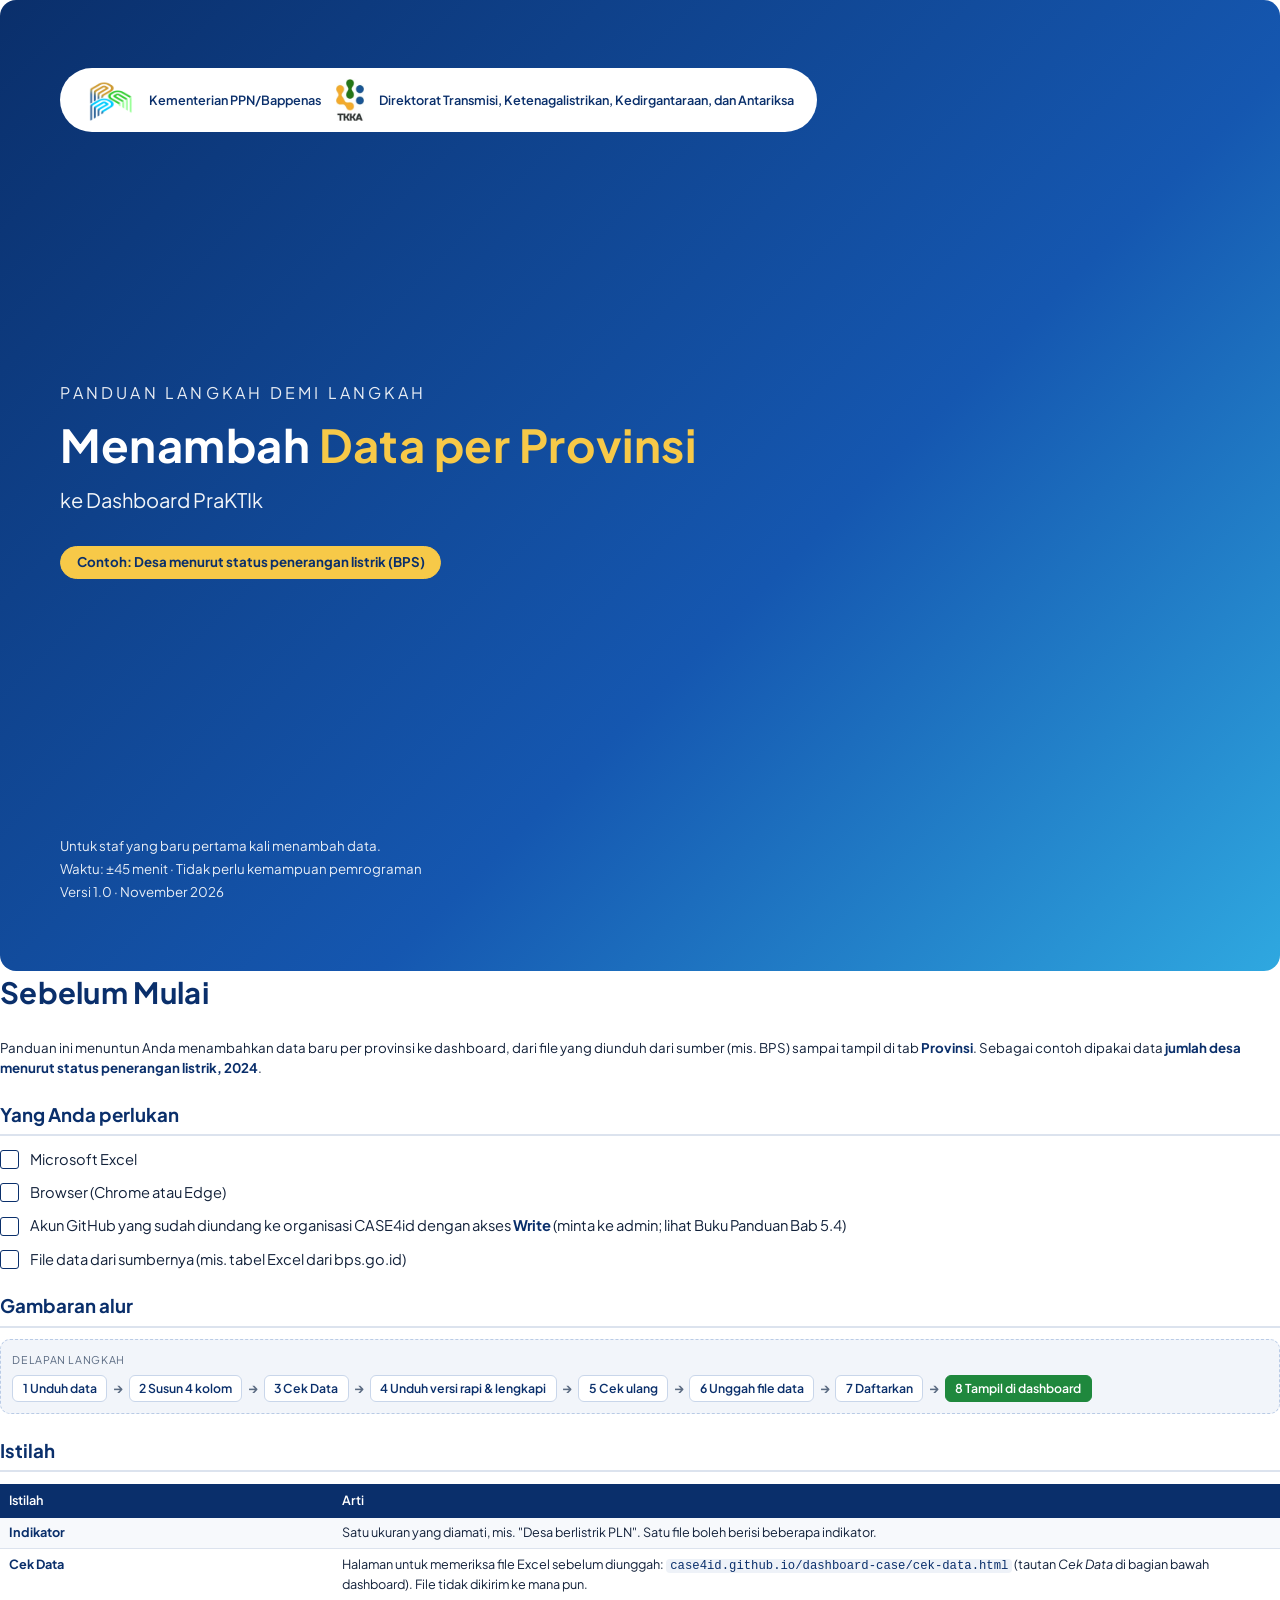
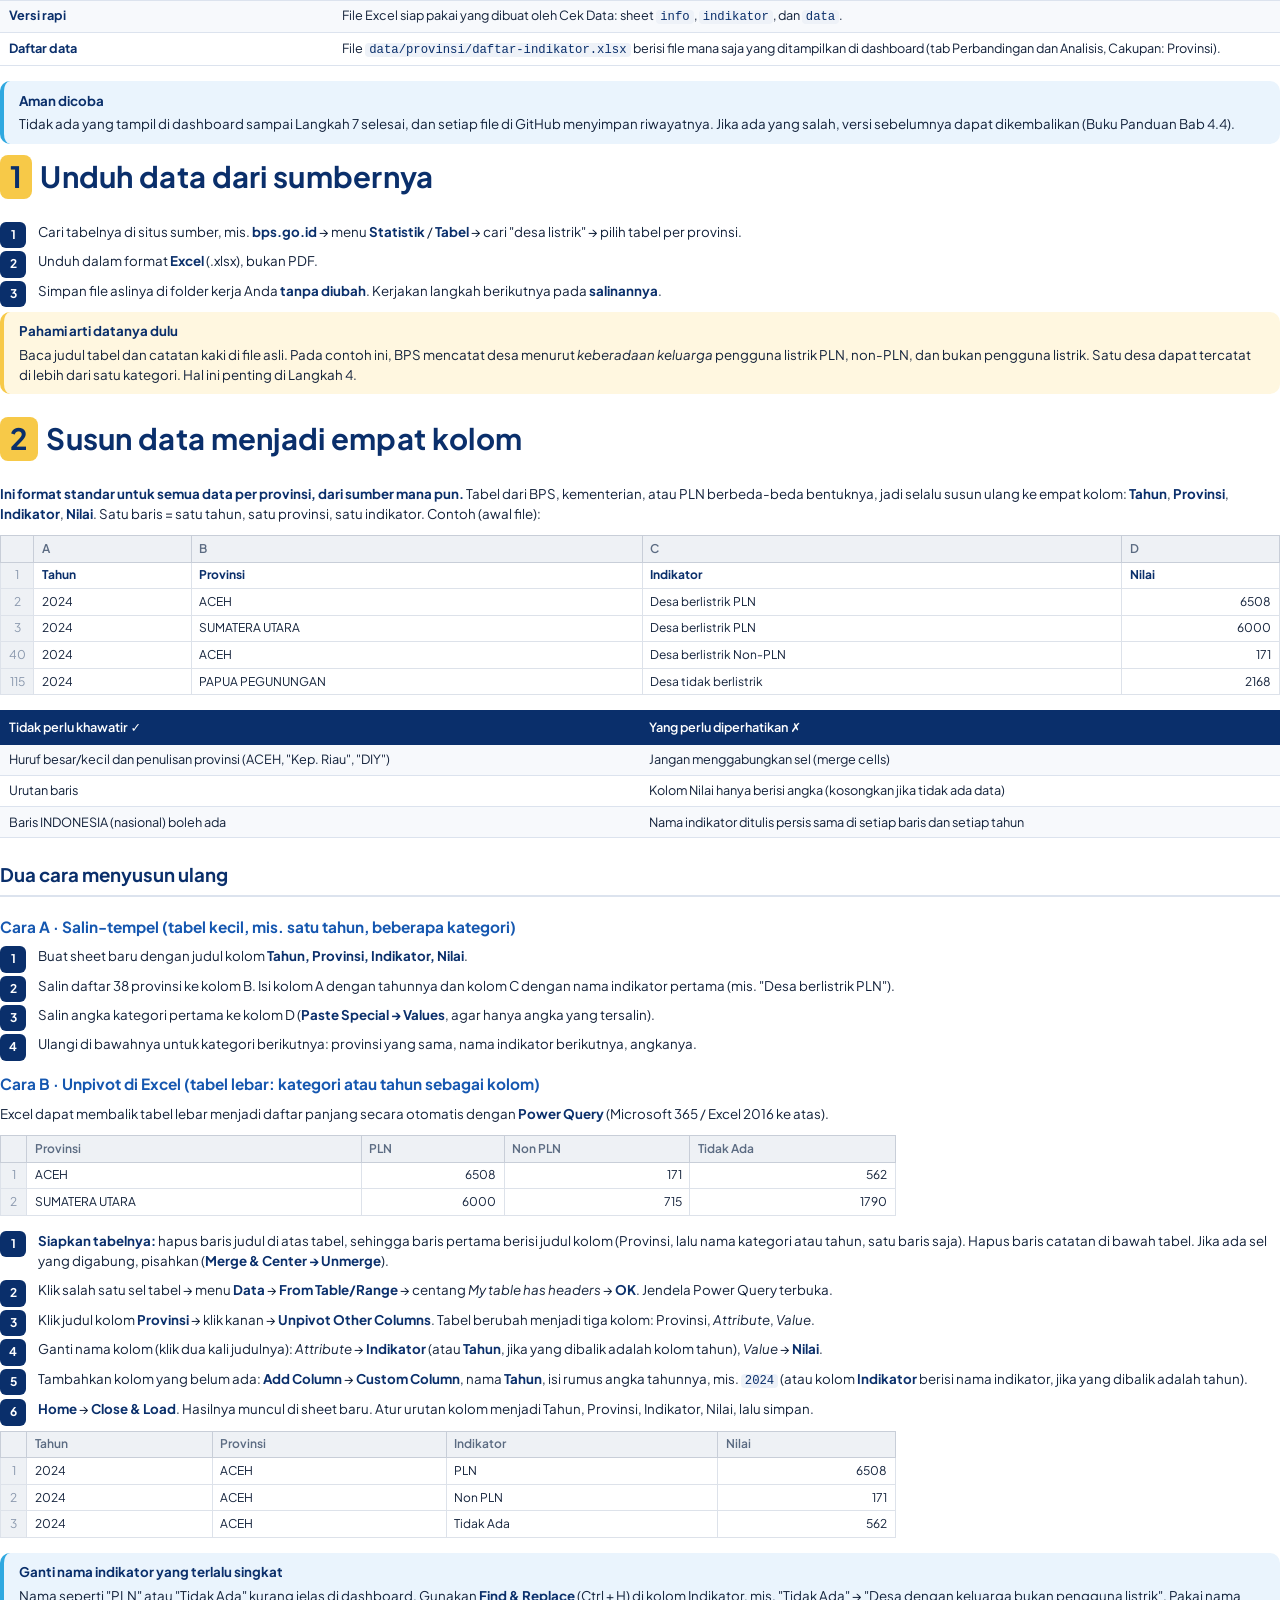
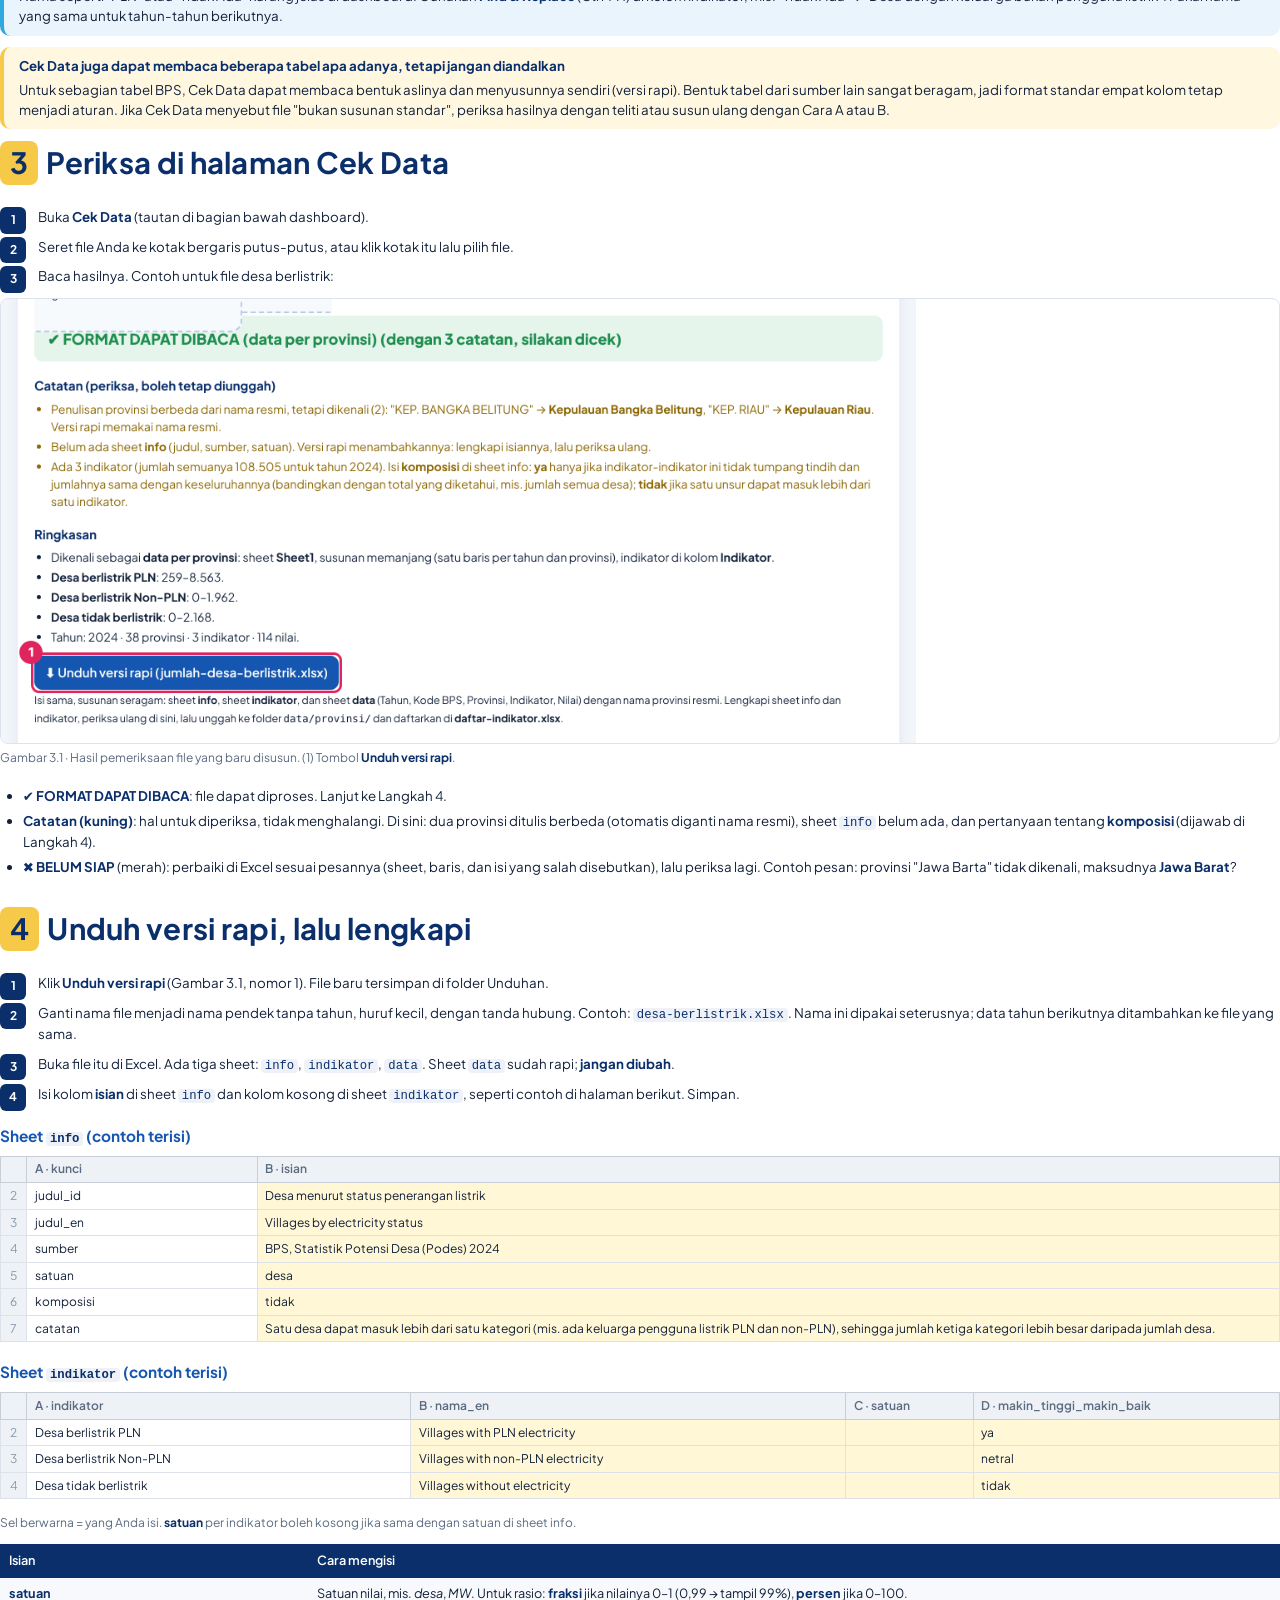
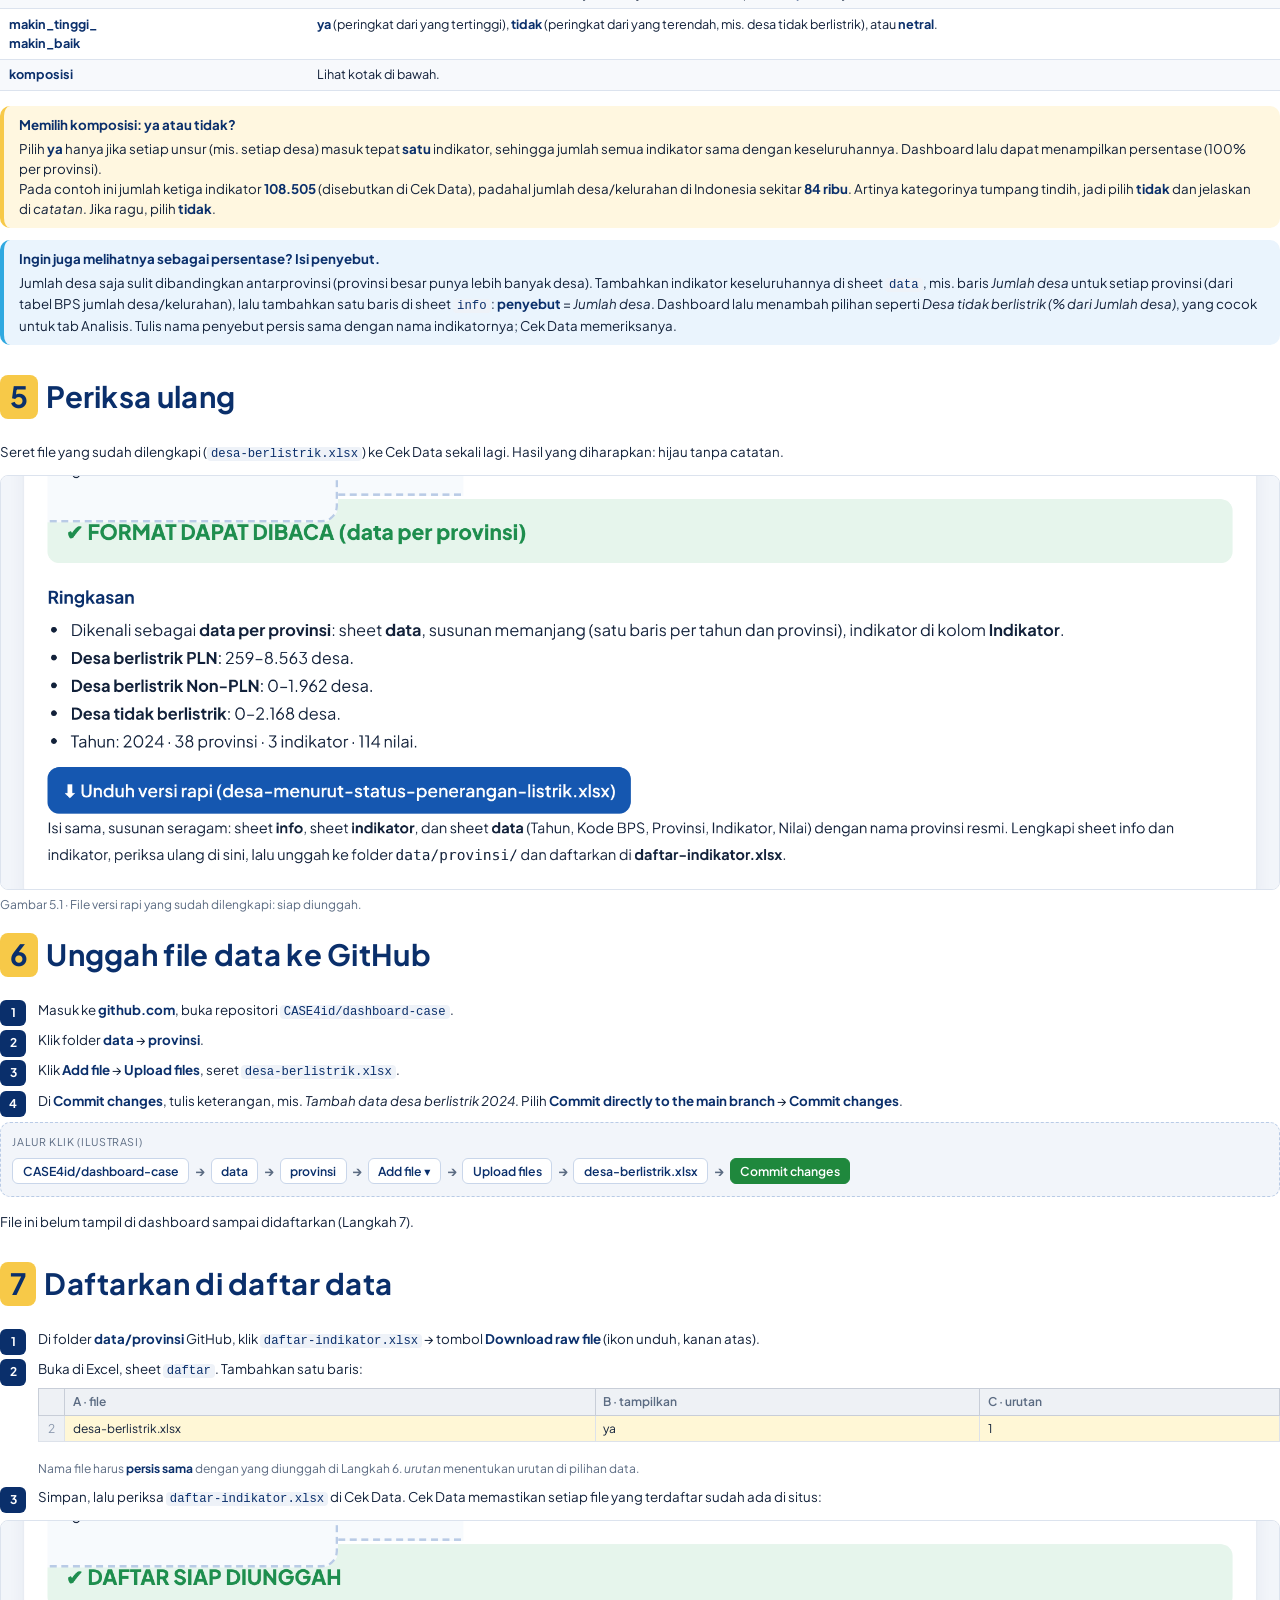
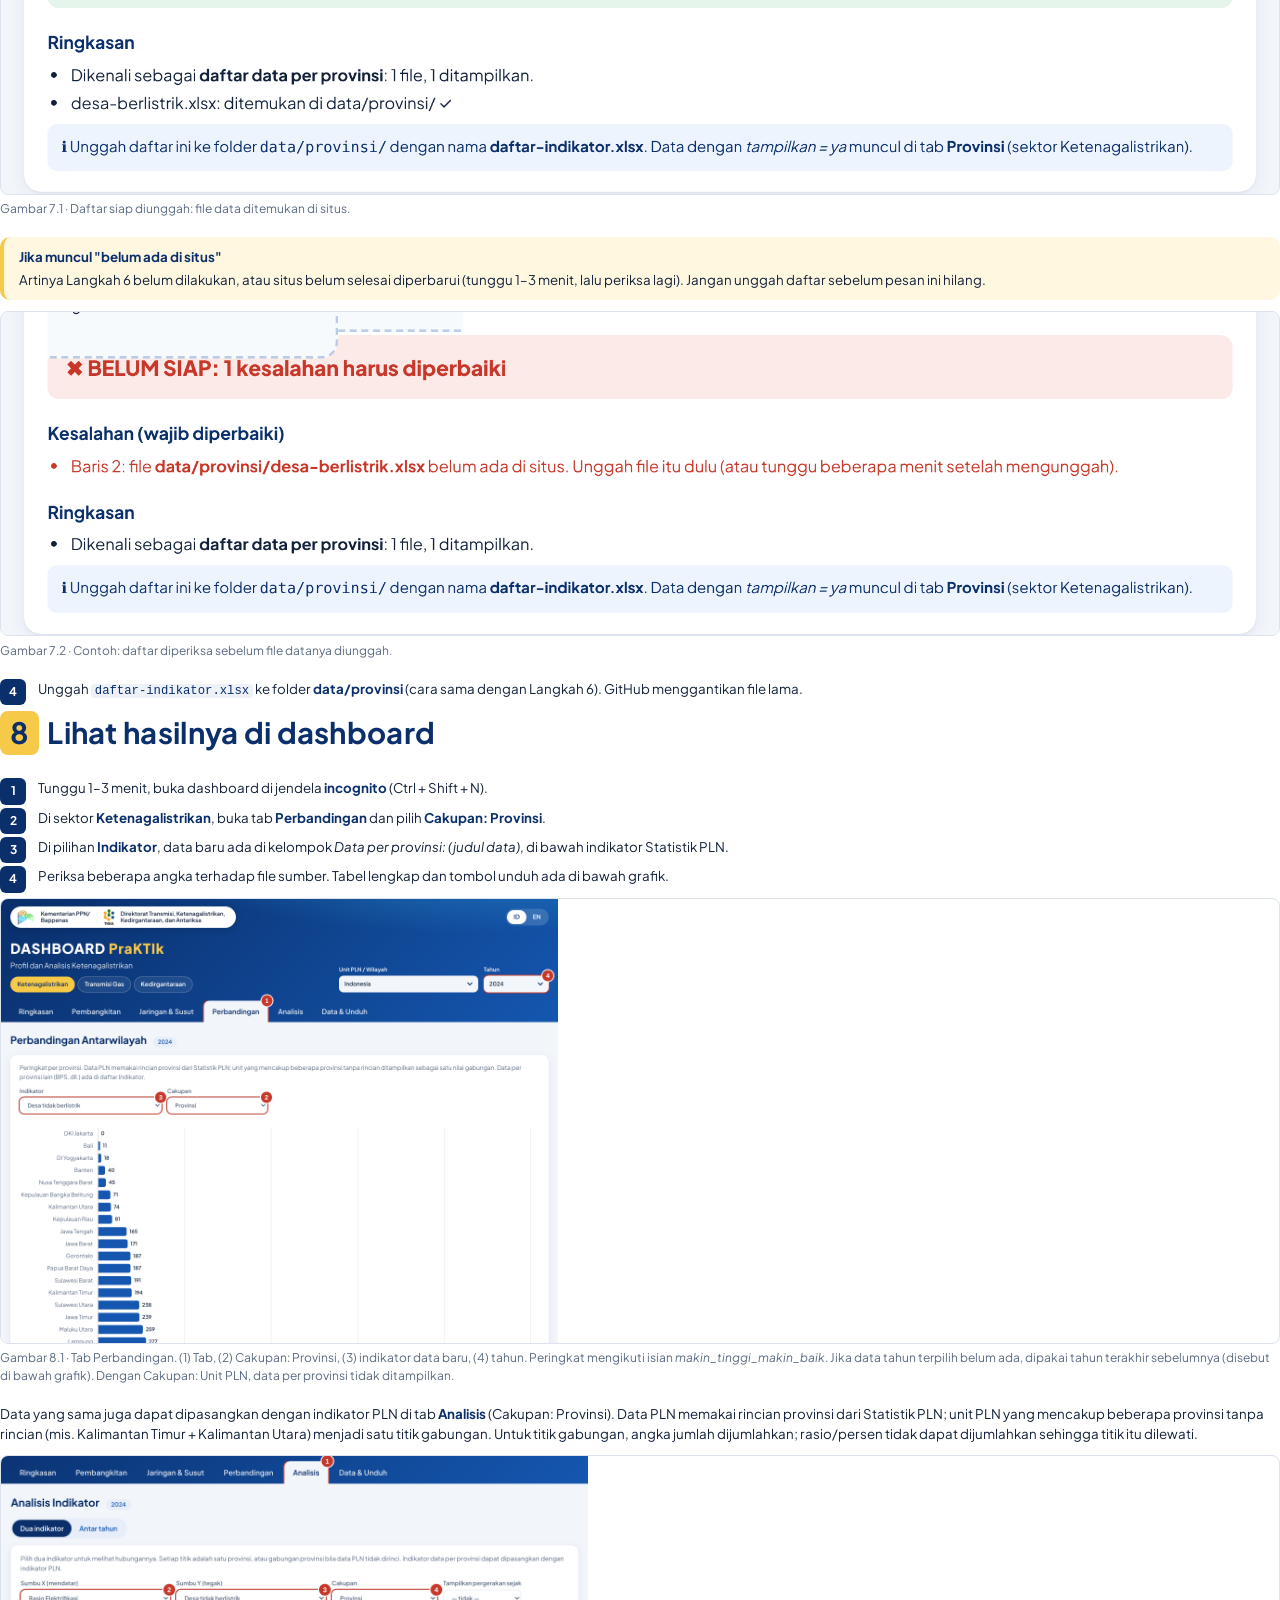
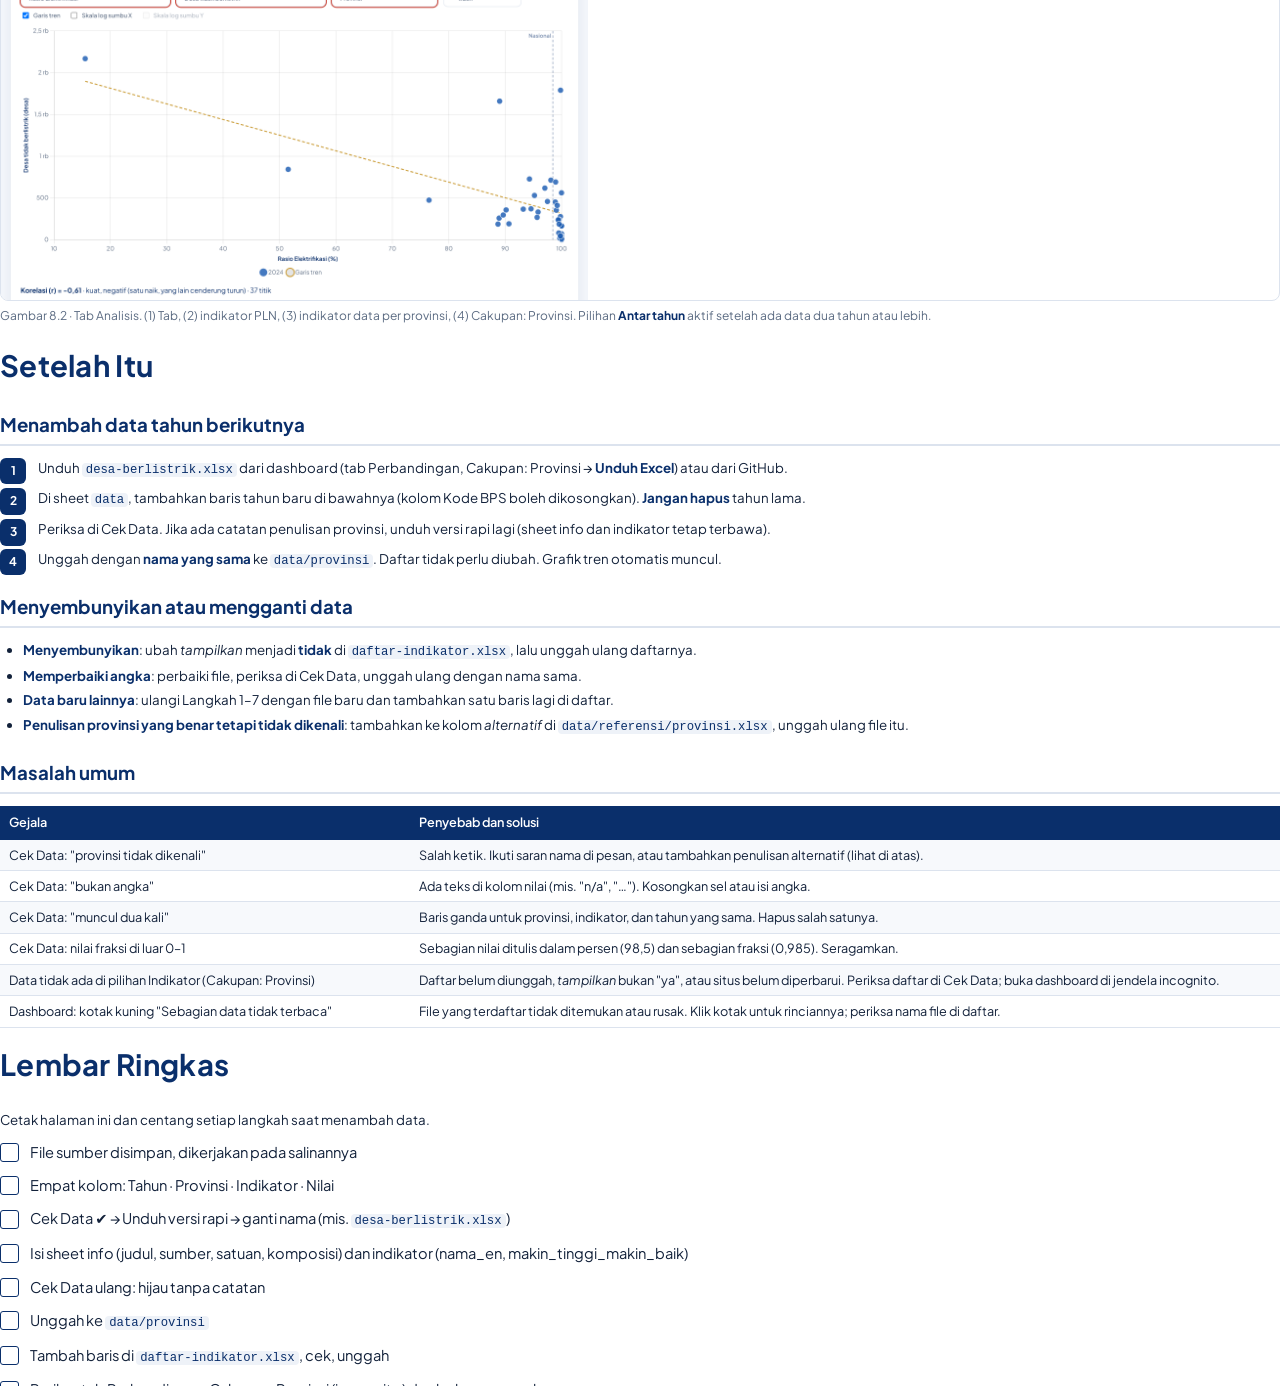
<file: docs/panduan-provinsi/panduan-data-provinsi.html>
<!doctype html>
<html lang="id">
<head>
<meta charset="utf-8">
<title>Panduan Menambah Data per Provinsi</title>
<link href="https://fonts.googleapis.com/css2?family=Plus+Jakarta+Sans:wght@400;500;600;700;800&display=swap" rel="stylesheet">
<style>
  :root { --navy:#0a2f6b; --blue:#1557b0; --sky:#2fa8e0; --yellow:#f7c948; --ink:#12213a; --muted:#5b6b82; --line:#dce3ee; --bg:#f2f5fa; --red:#e0245e; --good:#1e8e4e; --bad:#c8382a; }
  @page { size: A4; margin: 18mm 16mm 20mm 16mm; }
  * { box-sizing: border-box; }
  body { font-family: "Plus Jakarta Sans", system-ui, sans-serif; color: var(--ink); font-size: 10pt; line-height: 1.5; margin: 0; }
  h1 { font-size: 22pt; color: var(--navy); margin: 0 0 6mm; letter-spacing: .01em; }
  h1 .num { display: inline-block; background: var(--yellow); color: var(--navy); border-radius: 8px; padding: 0 10px; margin-right: 8px; }
  h2 { font-size: 14pt; color: var(--navy); margin: 6mm 0 3mm; border-bottom: 2px solid var(--line); padding-bottom: 1.5mm; }
  h3 { font-size: 11.5pt; color: var(--blue); margin: 5mm 0 2mm; }
  p { margin: 0 0 3mm; }
  .chapter { page-break-before: always; }
  .avoid { page-break-inside: avoid; }
  ul, ol { margin: 0 0 3mm; padding-left: 6mm; }
  li { margin-bottom: 1.2mm; }
  code, .mono { font-family: ui-monospace, "SFMono-Regular", Menlo, Consolas, monospace; font-size: 9.2pt; background: #eef2f8; border-radius: 4px; padding: 0 4px; color: var(--navy); }
  b, strong { color: var(--navy); }
  table { width: 100%; border-collapse: collapse; margin: 2mm 0 4mm; font-size: 9.5pt; page-break-inside: avoid; }
  th { background: var(--navy); color: #fff; text-align: left; padding: 2mm 2.5mm; font-weight: 600; }
  td { border-bottom: 1px solid var(--line); padding: 1.5mm 2.5mm; vertical-align: top; }
  tr:nth-child(even) td { background: #f7f9fc; }
  figure { margin: 3mm 0 5mm; page-break-inside: avoid; }
  figure img { width: 100%; max-height: 118mm; object-fit: contain; object-position: left top; border: 1px solid var(--line); border-radius: 8px; display: block; }
  figure.narrow img { width: 62%; margin: 0 auto; }
  figure.phone img { width: 38%; margin: 0 auto; }
  figcaption { font-size: 9pt; color: var(--muted); margin-top: 1.5mm; }
  .callouts { counter-reset: c; list-style: none; padding-left: 0; }
  .callouts li { position: relative; padding-left: 9mm; }
  .callouts li::before { counter-increment: c; content: counter(c); position: absolute; left: 0; top: .2mm; width: 6mm; height: 6mm; border-radius: 50%; background: var(--red); color: #fff; font-weight: 800; font-size: 8.5pt; text-align: center; line-height: 6mm; }
  .box { border-radius: 10px; padding: 2.5mm 4mm; margin: 2.5mm 0 3mm; page-break-inside: avoid; }
  .tip { background: #eaf4fd; border-left: 4px solid var(--sky); }
  .warn { background: #fff7e0; border-left: 4px solid var(--yellow); }
  .danger { background: #fdecef; border-left: 4px solid var(--red); }
  .box b:first-child { display: block; margin-bottom: 1mm; }
  .steps { counter-reset: s; list-style: none; padding-left: 0; }
  .steps > li { position: relative; padding-left: 10mm; margin-bottom: 2.5mm; }
  .steps > li::before { counter-increment: s; content: counter(s); position: absolute; left: 0; top: 0; width: 7mm; height: 7mm; border-radius: 6px; background: var(--navy); color: #fff; font-weight: 700; font-size: 9pt; text-align: center; line-height: 7mm; }
  /* Jalur klik (ilustrasi, bukan tangkapan layar GitHub) */
  .path { display: flex; flex-wrap: wrap; align-items: center; gap: 1.5mm; background: var(--bg); border: 1px dashed #b9cbe6; border-radius: 10px; padding: 3mm; margin: 2mm 0 4mm; page-break-inside: avoid; }
  .path .lbl { width: 100%; font-size: 8pt; color: var(--muted); text-transform: uppercase; letter-spacing: .06em; margin-bottom: .5mm; }
  .path span.k { background: #fff; border: 1px solid #c9d6ea; border-radius: 6px; padding: .8mm 2.5mm; font-weight: 600; font-size: 9.2pt; color: var(--navy); }
  .path span.btn { background: #1f883d; border-color: #1f883d; color: #fff; }
  .path span.a { color: var(--muted); font-weight: 700; }
  /* Sampul */
  .cover { height: 257mm; display: flex; flex-direction: column; justify-content: space-between; background: linear-gradient(135deg, #0a2f6b 0%, #1557b0 60%, #2fa8e0 100%); color: #fff; border-radius: 16px; padding: 18mm 16mm; }
  .cover .pill { display: inline-flex; align-items: center; gap: 4mm; background: #fff; color: var(--navy); border-radius: 999px; padding: 3mm 6mm; font-weight: 600; font-size: 9.5pt; }
  .cover .pill img { height: 11mm; }
  .cover h1 { color: #fff; font-size: 34pt; margin: 0; line-height: 1.1; }
  .cover h1 span { color: var(--yellow); }
  .cover .sub { font-size: 15pt; margin-top: 4mm; opacity: .95; }
  .cover .meta { font-size: 10pt; opacity: .9; line-height: 1.7; }
  .cover .sectors span { display: inline-block; border: 1px solid rgba(255,255,255,.5); border-radius: 999px; padding: 1.5mm 4mm; margin: 0 2mm 2mm 0; font-size: 10pt; }
  .cover .sectors span:first-child { background: var(--yellow); color: var(--navy); border-color: var(--yellow); font-weight: 700; }
  .toc { list-style: none; padding: 0; }
  .toc li { display: flex; justify-content: space-between; border-bottom: 1px dotted #c9d6ea; padding: .7mm 0; font-size: 9.8pt; font-weight: 600; color: var(--navy); }
  .toc li.s { font-weight: 400; padding-left: 6mm; color: var(--ink); font-size: 9.8pt; }
  .grid2 { display: grid; grid-template-columns: 1fr 1fr; gap: 5mm; }
  .check { list-style: none; padding-left: 0; }
  .check li { padding-left: 8mm; position: relative; margin-bottom: 3mm; font-size: 11pt; }
  .check li::before { content: ""; position: absolute; left: 0; top: .6mm; width: 4.5mm; height: 4.5mm; border: 1.5px solid var(--navy); border-radius: 3px; }
  .fill { display: inline-block; min-width: 55mm; border-bottom: 1px solid #9aa5b1; }

  /* Contoh isi Excel (ilustrasi) */
  table.xl { width: 100%; border: 1px solid #c8ced8; font-size: 9pt; }
  table.xl th { background: #eef1f5; color: #5b6b82; font-weight: 600; border: 1px solid #c8ced8; text-align: left; padding: 1mm 2mm; }
  table.xl td { border: 1px solid #dde2ea; padding: 1mm 2mm; background: #fff !important; }
  table.xl td.rn, table.xl th.rn { background: #eef1f5 !important; color: #8a98ad; text-align: center; width: 7mm; }
  table.xl td.r { text-align: right; }
  table.xl td.isi { background: #fff7d6 !important; }
</style>
</head>
<body>
<!-- ============================ SAMPUL ============================ -->
<section class="cover">
  <div><span class="pill"><img src="img/logo-bappenas-emblem.png" alt=""> Kementerian PPN/Bappenas <img src="img/logo-tkka.png" alt=""> Direktorat Transmisi, Ketenagalistrikan, Kedirgantaraan, dan Antariksa</span></div>
  <div>
    <div style="font-size:12pt;letter-spacing:.2em;opacity:.9;margin-bottom:4mm">PANDUAN LANGKAH DEMI LANGKAH</div>
    <h1>Menambah <span>Data per Provinsi</span></h1>
    <div class="sub">ke Dashboard PraKTIk</div>
    <div class="sectors" style="margin-top:8mm"><span>Contoh: Desa menurut status penerangan listrik (BPS)</span></div>
  </div>
  <div class="meta">
    Untuk staf yang baru pertama kali menambah data.<br>
    Waktu: ±45 menit · Tidak perlu kemampuan pemrograman<br>
    Versi 1.0 · November 2026
  </div>
</section>

<!-- ============================ PENGANTAR ============================ -->
<section class="chapter">
  <h1>Sebelum Mulai</h1>
  <p>Panduan ini menuntun Anda menambahkan data baru per provinsi ke dashboard, dari file yang diunduh dari sumber (mis. BPS)
  sampai tampil di tab <b>Provinsi</b>. Sebagai contoh dipakai data <b>jumlah desa menurut status penerangan listrik, 2024</b>.</p>
  <h2>Yang Anda perlukan</h2>
  <ul class="check">
    <li>Microsoft Excel</li>
    <li>Browser (Chrome atau Edge)</li>
    <li>Akun GitHub yang sudah diundang ke organisasi CASE4id dengan akses <b>Write</b> (minta ke admin; lihat Buku Panduan Bab 5.4)</li>
    <li>File data dari sumbernya (mis. tabel Excel dari bps.go.id)</li>
  </ul>
  <h2>Gambaran alur</h2>
  <div class="path"><div class="lbl">Delapan langkah</div>
    <span class="k">1 Unduh data</span><span class="a">→</span><span class="k">2 Susun 4 kolom</span><span class="a">→</span><span class="k">3 Cek Data</span><span class="a">→</span><span class="k">4 Unduh versi rapi &amp; lengkapi</span><span class="a">→</span><span class="k">5 Cek ulang</span><span class="a">→</span><span class="k">6 Unggah file data</span><span class="a">→</span><span class="k">7 Daftarkan</span><span class="a">→</span><span class="k btn">8 Tampil di dashboard</span></div>
  <h2>Istilah</h2>
  <table>
    <tr><th style="width:26%">Istilah</th><th>Arti</th></tr>
    <tr><td><b>Indikator</b></td><td>Satu ukuran yang diamati, mis. "Desa berlistrik PLN". Satu file boleh berisi beberapa indikator.</td></tr>
    <tr><td><b>Cek Data</b></td><td>Halaman untuk memeriksa file Excel sebelum diunggah: <code>case4id.github.io/dashboard-case/cek-data.html</code> (tautan <i>Cek Data</i> di bagian bawah dashboard). File tidak dikirim ke mana pun.</td></tr>
    <tr><td><b>Versi rapi</b></td><td>File Excel siap pakai yang dibuat oleh Cek Data: sheet <code>info</code>, <code>indikator</code>, dan <code>data</code>.</td></tr>
    <tr><td><b>Daftar data</b></td><td>File <code>data/provinsi/daftar-indikator.xlsx</code> berisi file mana saja yang ditampilkan di dashboard (tab Perbandingan dan Analisis, Cakupan: Provinsi).</td></tr>
  </table>
  <div class="box tip"><b>Aman dicoba</b>
    Tidak ada yang tampil di dashboard sampai Langkah 7 selesai, dan setiap file di GitHub menyimpan riwayatnya. Jika ada yang salah,
    versi sebelumnya dapat dikembalikan (Buku Panduan Bab 4.4).</div>
</section>

<!-- ============================ LANGKAH 1-2 ============================ -->
<section class="chapter">
  <h1><span class="num">1</span>Unduh data dari sumbernya</h1>
  <ol class="steps">
    <li>Cari tabelnya di situs sumber, mis. <b>bps.go.id</b> → menu <b>Statistik</b> / <b>Tabel</b> → cari "desa listrik" → pilih tabel per provinsi.</li>
    <li>Unduh dalam format <b>Excel</b> (.xlsx), bukan PDF.</li>
    <li>Simpan file aslinya di folder kerja Anda <b>tanpa diubah</b>. Kerjakan langkah berikutnya pada <b>salinannya</b>.</li>
  </ol>
  <div class="box warn"><b>Pahami arti datanya dulu</b>
    Baca judul tabel dan catatan kaki di file asli. Pada contoh ini, BPS mencatat desa menurut <i>keberadaan keluarga</i> pengguna listrik
    PLN, non-PLN, dan bukan pengguna listrik. Satu desa dapat tercatat di lebih dari satu kategori. Hal ini penting di Langkah 4.</div>

  <h1 style="margin-top:6mm"><span class="num">2</span>Susun data menjadi empat kolom</h1>
  <p><b>Ini format standar untuk semua data per provinsi, dari sumber mana pun.</b> Tabel dari BPS, kementerian, atau PLN berbeda-beda
  bentuknya, jadi selalu susun ulang ke empat kolom: <b>Tahun</b>, <b>Provinsi</b>, <b>Indikator</b>, <b>Nilai</b>.
  Satu baris = satu tahun, satu provinsi, satu indikator. Contoh (awal file):</p>
  <table class="xl">
    <tr><th class="rn"></th><th>A</th><th>B</th><th>C</th><th>D</th></tr>
    <tr><td class="rn">1</td><td><b>Tahun</b></td><td><b>Provinsi</b></td><td><b>Indikator</b></td><td><b>Nilai</b></td></tr>
    <tr><td class="rn">2</td><td>2024</td><td>ACEH</td><td>Desa berlistrik PLN</td><td class="r">6508</td></tr>
    <tr><td class="rn">3</td><td>2024</td><td>SUMATERA UTARA</td><td>Desa berlistrik PLN</td><td class="r">6000</td></tr>
    <tr><td class="rn">40</td><td>2024</td><td>ACEH</td><td>Desa berlistrik Non-PLN</td><td class="r">171</td></tr>
    <tr><td class="rn">115</td><td>2024</td><td>PAPUA PEGUNUNGAN</td><td>Desa tidak berlistrik</td><td class="r">2168</td></tr>
  </table>
  <table>
    <tr><th style="width:50%">Tidak perlu khawatir ✓</th><th>Yang perlu diperhatikan ✗</th></tr>
    <tr><td>Huruf besar/kecil dan penulisan provinsi (ACEH, "Kep. Riau", "DIY")</td><td>Jangan menggabungkan sel (merge cells)</td></tr>
    <tr><td>Urutan baris</td><td>Kolom Nilai hanya berisi angka (kosongkan jika tidak ada data)</td></tr>
    <tr><td>Baris INDONESIA (nasional) boleh ada</td><td>Nama indikator ditulis persis sama di setiap baris dan setiap tahun</td></tr>
  </table>
</section>

<section class="chapter">
  <h2>Dua cara menyusun ulang</h2>
  <h3>Cara A · Salin-tempel (tabel kecil, mis. satu tahun, beberapa kategori)</h3>
  <ol class="steps">
    <li>Buat sheet baru dengan judul kolom <b>Tahun, Provinsi, Indikator, Nilai</b>.</li>
    <li>Salin daftar 38 provinsi ke kolom B. Isi kolom A dengan tahunnya dan kolom C dengan nama indikator pertama (mis. "Desa berlistrik PLN").</li>
    <li>Salin angka kategori pertama ke kolom D (<b>Paste Special → Values</b>, agar hanya angka yang tersalin).</li>
    <li>Ulangi di bawahnya untuk kategori berikutnya: provinsi yang sama, nama indikator berikutnya, angkanya.</li>
  </ol>
  <h3>Cara B · Unpivot di Excel (tabel lebar: kategori atau tahun sebagai kolom)</h3>
  <p>Excel dapat membalik tabel lebar menjadi daftar panjang secara otomatis dengan <b>Power Query</b> (Microsoft 365 / Excel 2016 ke atas).</p>
  <table class="xl" style="width:70%">
    <tr><th class="rn"></th><th>Provinsi</th><th>PLN</th><th>Non PLN</th><th>Tidak Ada</th></tr>
    <tr><td class="rn">1</td><td>ACEH</td><td class="r">6508</td><td class="r">171</td><td class="r">562</td></tr>
    <tr><td class="rn">2</td><td>SUMATERA UTARA</td><td class="r">6000</td><td class="r">715</td><td class="r">1790</td></tr>
  </table>
  <ol class="steps">
    <li><b>Siapkan tabelnya:</b> hapus baris judul di atas tabel, sehingga baris pertama berisi judul kolom (Provinsi, lalu nama kategori atau tahun,
      satu baris saja). Hapus baris catatan di bawah tabel. Jika ada sel yang digabung, pisahkan (<b>Merge &amp; Center → Unmerge</b>).</li>
    <li>Klik salah satu sel tabel → menu <b>Data</b> → <b>From Table/Range</b> → centang <i>My table has headers</i> → <b>OK</b>. Jendela Power Query terbuka.</li>
    <li>Klik judul kolom <b>Provinsi</b> → klik kanan → <b>Unpivot Other Columns</b>. Tabel berubah menjadi tiga kolom: Provinsi, <i>Attribute</i>, <i>Value</i>.</li>
    <li>Ganti nama kolom (klik dua kali judulnya): <i>Attribute</i> → <b>Indikator</b> (atau <b>Tahun</b>, jika yang dibalik adalah kolom tahun), <i>Value</i> → <b>Nilai</b>.</li>
    <li>Tambahkan kolom yang belum ada: <b>Add Column</b> → <b>Custom Column</b>, nama <b>Tahun</b>, isi rumus angka tahunnya, mis. <code>2024</code> (atau kolom <b>Indikator</b> berisi nama indikator, jika yang dibalik adalah tahun).</li>
    <li><b>Home</b> → <b>Close &amp; Load</b>. Hasilnya muncul di sheet baru. Atur urutan kolom menjadi Tahun, Provinsi, Indikator, Nilai, lalu simpan.</li>
  </ol>
  <table class="xl" style="width:70%">
    <tr><th class="rn"></th><th>Tahun</th><th>Provinsi</th><th>Indikator</th><th>Nilai</th></tr>
    <tr><td class="rn">1</td><td>2024</td><td>ACEH</td><td>PLN</td><td class="r">6508</td></tr>
    <tr><td class="rn">2</td><td>2024</td><td>ACEH</td><td>Non PLN</td><td class="r">171</td></tr>
    <tr><td class="rn">3</td><td>2024</td><td>ACEH</td><td>Tidak Ada</td><td class="r">562</td></tr>
  </table>
  <div class="box tip"><b>Ganti nama indikator yang terlalu singkat</b>
    Nama seperti "PLN" atau "Tidak Ada" kurang jelas di dashboard. Gunakan <b>Find &amp; Replace</b> (Ctrl + H) di kolom Indikator,
    mis. "Tidak Ada" → "Desa dengan keluarga bukan pengguna listrik". Pakai nama yang sama untuk tahun-tahun berikutnya.</div>
  <div class="box warn"><b>Cek Data juga dapat membaca beberapa tabel apa adanya, tetapi jangan diandalkan</b>
    Untuk sebagian tabel BPS, Cek Data dapat membaca bentuk aslinya dan menyusunnya sendiri (versi rapi). Bentuk tabel dari sumber lain sangat beragam,
    jadi format standar empat kolom tetap menjadi aturan. Jika Cek Data menyebut file "bukan susunan standar", periksa hasilnya dengan teliti
    atau susun ulang dengan Cara A atau B.</div>
</section>

<!-- ============================ LANGKAH 3-4 ============================ -->
<section class="chapter">
  <h1><span class="num">3</span>Periksa di halaman Cek Data</h1>
  <ol class="steps">
    <li>Buka <b>Cek Data</b> (tautan di bagian bawah dashboard).</li>
    <li>Seret file Anda ke kotak bergaris putus-putus, atau klik kotak itu lalu pilih file.</li>
    <li>Baca hasilnya. Contoh untuk file desa berlistrik:</li>
  </ol>
  <figure><img src="img/c1_mentah.png"><figcaption>Gambar 3.1 · Hasil pemeriksaan file yang baru disusun. (1) Tombol <b>Unduh versi rapi</b>.</figcaption></figure>
  <ul>
    <li><b>✔ FORMAT DAPAT DIBACA</b>: file dapat diproses. Lanjut ke Langkah 4.</li>
    <li><b>Catatan (kuning)</b>: hal untuk diperiksa, tidak menghalangi. Di sini: dua provinsi ditulis berbeda (otomatis diganti nama resmi),
      sheet <code>info</code> belum ada, dan pertanyaan tentang <b>komposisi</b> (dijawab di Langkah 4).</li>
    <li><b>✖ BELUM SIAP</b> (merah): perbaiki di Excel sesuai pesannya (sheet, baris, dan isi yang salah disebutkan), lalu periksa lagi.
      Contoh pesan: provinsi "Jawa Barta" tidak dikenali, maksudnya <b>Jawa Barat</b>?</li>
  </ul>

  <h1 style="margin-top:8mm"><span class="num">4</span>Unduh versi rapi, lalu lengkapi</h1>
  <ol class="steps">
    <li>Klik <b>Unduh versi rapi</b> (Gambar 3.1, nomor 1). File baru tersimpan di folder Unduhan.</li>
    <li>Ganti nama file menjadi nama pendek tanpa tahun, huruf kecil, dengan tanda hubung. Contoh: <code>desa-berlistrik.xlsx</code>.
      Nama ini dipakai seterusnya; data tahun berikutnya ditambahkan ke file yang sama.</li>
    <li>Buka file itu di Excel. Ada tiga sheet: <code>info</code>, <code>indikator</code>, <code>data</code>. Sheet <code>data</code> sudah rapi; <b>jangan diubah</b>.</li>
    <li>Isi kolom <b>isian</b> di sheet <code>info</code> dan kolom kosong di sheet <code>indikator</code>, seperti contoh di halaman berikut. Simpan.</li>
  </ol>
</section>

<section class="chapter">
  <h3>Sheet <code>info</code> (contoh terisi)</h3>
  <table class="xl">
    <tr><th class="rn"></th><th style="width:18%">A · kunci</th><th>B · isian</th></tr>
    <tr><td class="rn">2</td><td>judul_id</td><td class="isi">Desa menurut status penerangan listrik</td></tr>
    <tr><td class="rn">3</td><td>judul_en</td><td class="isi">Villages by electricity status</td></tr>
    <tr><td class="rn">4</td><td>sumber</td><td class="isi">BPS, Statistik Potensi Desa (Podes) 2024</td></tr>
    <tr><td class="rn">5</td><td>satuan</td><td class="isi">desa</td></tr>
    <tr><td class="rn">6</td><td>komposisi</td><td class="isi">tidak</td></tr>
    <tr><td class="rn">7</td><td>catatan</td><td class="isi">Satu desa dapat masuk lebih dari satu kategori (mis. ada keluarga pengguna listrik PLN dan non-PLN), sehingga jumlah ketiga kategori lebih besar daripada jumlah desa.</td></tr>
  </table>
  <h3>Sheet <code>indikator</code> (contoh terisi)</h3>
  <table class="xl">
    <tr><th class="rn"></th><th style="width:30%">A · indikator</th><th style="width:34%">B · nama_en</th><th style="width:10%">C · satuan</th><th>D · makin_tinggi_makin_baik</th></tr>
    <tr><td class="rn">2</td><td>Desa berlistrik PLN</td><td class="isi">Villages with PLN electricity</td><td class="isi"></td><td class="isi">ya</td></tr>
    <tr><td class="rn">3</td><td>Desa berlistrik Non-PLN</td><td class="isi">Villages with non-PLN electricity</td><td class="isi"></td><td class="isi">netral</td></tr>
    <tr><td class="rn">4</td><td>Desa tidak berlistrik</td><td class="isi">Villages without electricity</td><td class="isi"></td><td class="isi">tidak</td></tr>
  </table>
  <p style="font-size:9pt;color:var(--muted)">Sel berwarna = yang Anda isi. <b>satuan</b> per indikator boleh kosong jika sama dengan satuan di sheet info.</p>
  <table>
    <tr><th style="width:24%">Isian</th><th>Cara mengisi</th></tr>
    <tr><td><b>satuan</b></td><td>Satuan nilai, mis. <i>desa</i>, <i>MW</i>. Untuk rasio: <b>fraksi</b> jika nilainya 0–1 (0,99 → tampil 99%), <b>persen</b> jika 0–100.</td></tr>
    <tr><td><b>makin_tinggi_<br>makin_baik</b></td><td><b>ya</b> (peringkat dari yang tertinggi), <b>tidak</b> (peringkat dari yang terendah, mis. desa tidak berlistrik), atau <b>netral</b>.</td></tr>
    <tr><td><b>komposisi</b></td><td>Lihat kotak di bawah.</td></tr>
  </table>
  <div class="box warn"><b>Memilih komposisi: ya atau tidak?</b>
    Pilih <b>ya</b> hanya jika setiap unsur (mis. setiap desa) masuk tepat <b>satu</b> indikator, sehingga jumlah semua indikator sama dengan
    keseluruhannya. Dashboard lalu dapat menampilkan persentase (100% per provinsi).<br>
    Pada contoh ini jumlah ketiga indikator <b>108.505</b> (disebutkan di Cek Data), padahal jumlah desa/kelurahan di Indonesia sekitar <b>84 ribu</b>.
    Artinya kategorinya tumpang tindih, jadi pilih <b>tidak</b> dan jelaskan di <i>catatan</i>. Jika ragu, pilih <b>tidak</b>.</div>
  <div class="box tip"><b>Ingin juga melihatnya sebagai persentase? Isi penyebut.</b>
    Jumlah desa saja sulit dibandingkan antarprovinsi (provinsi besar punya lebih banyak desa). Tambahkan indikator keseluruhannya di sheet
    <code>data</code>, mis. baris <i>Jumlah desa</i> untuk setiap provinsi (dari tabel BPS jumlah desa/kelurahan), lalu tambahkan satu baris di sheet
    <code>info</code>: <b>penyebut</b> = <i>Jumlah desa</i>. Dashboard lalu menambah pilihan seperti <i>Desa tidak berlistrik (% dari Jumlah desa)</i>,
    yang cocok untuk tab Analisis. Tulis nama penyebut persis sama dengan nama indikatornya; Cek Data memeriksanya.</div>

  <h1 style="margin-top:8mm"><span class="num">5</span>Periksa ulang</h1>
  <p>Seret file yang sudah dilengkapi (<code>desa-berlistrik.xlsx</code>) ke Cek Data sekali lagi. Hasil yang diharapkan: hijau tanpa catatan.</p>
  <figure><img src="img/c2_rapi.png"><figcaption>Gambar 5.1 · File versi rapi yang sudah dilengkapi: siap diunggah.</figcaption></figure>
</section>

<!-- ============================ LANGKAH 6-7 ============================ -->
<section class="chapter">
  <h1><span class="num">6</span>Unggah file data ke GitHub</h1>
  <ol class="steps">
    <li>Masuk ke <b>github.com</b>, buka repositori <code>CASE4id/dashboard-case</code>.</li>
    <li>Klik folder <b>data</b> → <b>provinsi</b>.</li>
    <li>Klik <b>Add file</b> → <b>Upload files</b>, seret <code>desa-berlistrik.xlsx</code>.</li>
    <li>Di <b>Commit changes</b>, tulis keterangan, mis. <i>Tambah data desa berlistrik 2024</i>. Pilih <b>Commit directly to the main branch</b> → <b>Commit changes</b>.</li>
  </ol>
  <div class="path"><div class="lbl">Jalur klik (ilustrasi)</div>
    <span class="k">CASE4id/dashboard-case</span><span class="a">→</span><span class="k">data</span><span class="a">→</span><span class="k">provinsi</span><span class="a">→</span><span class="k">Add file ▾</span><span class="a">→</span><span class="k">Upload files</span><span class="a">→</span><span class="k">desa-berlistrik.xlsx</span><span class="a">→</span><span class="k btn">Commit changes</span></div>
  <p>File ini belum tampil di dashboard sampai didaftarkan (Langkah 7).</p>

  <h1 style="margin-top:8mm"><span class="num">7</span>Daftarkan di daftar data</h1>
  <ol class="steps">
    <li>Di folder <b>data/provinsi</b> GitHub, klik <code>daftar-indikator.xlsx</code> → tombol <b>Download raw file</b> (ikon unduh, kanan atas).</li>
    <li>Buka di Excel, sheet <code>daftar</code>. Tambahkan satu baris:
      <table class="xl" style="margin-top:2mm">
        <tr><th class="rn"></th><th>A · file</th><th>B · tampilkan</th><th>C · urutan</th></tr>
        <tr><td class="rn">2</td><td class="isi">desa-berlistrik.xlsx</td><td class="isi">ya</td><td class="isi">1</td></tr>
      </table>
      <span style="font-size:9pt;color:var(--muted)">Nama file harus <b>persis sama</b> dengan yang diunggah di Langkah 6. <i>urutan</i> menentukan urutan di pilihan data.</span></li>
    <li>Simpan, lalu periksa <code>daftar-indikator.xlsx</code> di Cek Data. Cek Data memastikan setiap file yang terdaftar sudah ada di situs:</li>
  </ol>
  <figure><img src="img/c4_daftar_ok.png"><figcaption>Gambar 7.1 · Daftar siap diunggah: file data ditemukan di situs.</figcaption></figure>
  <div class="box warn"><b>Jika muncul "belum ada di situs"</b>
    Artinya Langkah 6 belum dilakukan, atau situs belum selesai diperbarui (tunggu 1–3 menit, lalu periksa lagi). Jangan unggah daftar sebelum pesan ini hilang.</div>
  <figure><img src="img/c3_daftar_belum.png"><figcaption>Gambar 7.2 · Contoh: daftar diperiksa sebelum file datanya diunggah.</figcaption></figure>
  <ol class="steps" start="4" style="counter-reset: s 3">
    <li>Unggah <code>daftar-indikator.xlsx</code> ke folder <b>data/provinsi</b> (cara sama dengan Langkah 6). GitHub menggantikan file lama.</li>
  </ol>
</section>

<!-- ============================ LANGKAH 8 ============================ -->
<section class="chapter">
  <h1><span class="num">8</span>Lihat hasilnya di dashboard</h1>
  <ol class="steps">
    <li>Tunggu 1–3 menit, buka dashboard di jendela <b>incognito</b> (Ctrl + Shift + N).</li>
    <li>Di sektor <b>Ketenagalistrikan</b>, buka tab <b>Perbandingan</b> dan pilih <b>Cakupan: Provinsi</b>.</li>
    <li>Di pilihan <b>Indikator</b>, data baru ada di kelompok <i>Data per provinsi: (judul data)</i>, di bawah indikator Statistik PLN.</li>
    <li>Periksa beberapa angka terhadap file sumber. Tabel lengkap dan tombol unduh ada di bawah grafik.</li>
  </ol>
  <figure><img src="img/d1_tab.png"><figcaption>Gambar 8.1 · Tab Perbandingan. (1) Tab, (2) Cakupan: Provinsi, (3) indikator data baru, (4) tahun. Peringkat mengikuti isian <i>makin_tinggi_makin_baik</i>. Jika data tahun terpilih belum ada, dipakai tahun terakhir sebelumnya (disebut di bawah grafik). Dengan Cakupan: Unit PLN, data per provinsi tidak ditampilkan.</figcaption></figure>
  <p>Data yang sama juga dapat dipasangkan dengan indikator PLN di tab <b>Analisis</b> (Cakupan: Provinsi). Data PLN memakai rincian provinsi
  dari Statistik PLN; unit PLN yang mencakup beberapa provinsi tanpa rincian (mis. Kalimantan Timur + Kalimantan Utara) menjadi satu titik gabungan.
  Untuk titik gabungan, angka jumlah dijumlahkan; rasio/persen tidak dapat dijumlahkan sehingga titik itu dilewati.</p>
  <figure><img src="img/d2_rincian.png"><figcaption>Gambar 8.2 · Tab Analisis. (1) Tab, (2) indikator PLN, (3) indikator data per provinsi, (4) Cakupan: Provinsi. Pilihan <b>Antar tahun</b> aktif setelah ada data dua tahun atau lebih.</figcaption></figure>
</section>

<!-- ============================ SETELAH ITU ============================ -->
<section class="chapter">
  <h1>Setelah Itu</h1>
  <h2>Menambah data tahun berikutnya</h2>
  <ol class="steps">
    <li>Unduh <code>desa-berlistrik.xlsx</code> dari dashboard (tab Perbandingan, Cakupan: Provinsi → <b>Unduh Excel</b>) atau dari GitHub.</li>
    <li>Di sheet <code>data</code>, tambahkan baris tahun baru di bawahnya (kolom Kode BPS boleh dikosongkan). <b>Jangan hapus</b> tahun lama.</li>
    <li>Periksa di Cek Data. Jika ada catatan penulisan provinsi, unduh versi rapi lagi (sheet info dan indikator tetap terbawa).</li>
    <li>Unggah dengan <b>nama yang sama</b> ke <code>data/provinsi</code>. Daftar tidak perlu diubah. Grafik tren otomatis muncul.</li>
  </ol>
  <h2>Menyembunyikan atau mengganti data</h2>
  <ul>
    <li><b>Menyembunyikan</b>: ubah <i>tampilkan</i> menjadi <b>tidak</b> di <code>daftar-indikator.xlsx</code>, lalu unggah ulang daftarnya.</li>
    <li><b>Memperbaiki angka</b>: perbaiki file, periksa di Cek Data, unggah ulang dengan nama sama.</li>
    <li><b>Data baru lainnya</b>: ulangi Langkah 1–7 dengan file baru dan tambahkan satu baris lagi di daftar.</li>
    <li><b>Penulisan provinsi yang benar tetapi tidak dikenali</b>: tambahkan ke kolom <i>alternatif</i> di <code>data/referensi/provinsi.xlsx</code>, unggah ulang file itu.</li>
  </ul>
  <h2>Masalah umum</h2>
  <table>
    <tr><th style="width:32%">Gejala</th><th>Penyebab dan solusi</th></tr>
    <tr><td>Cek Data: "provinsi tidak dikenali"</td><td>Salah ketik. Ikuti saran nama di pesan, atau tambahkan penulisan alternatif (lihat di atas).</td></tr>
    <tr><td>Cek Data: "bukan angka"</td><td>Ada teks di kolom nilai (mis. "n/a", "…"). Kosongkan sel atau isi angka.</td></tr>
    <tr><td>Cek Data: "muncul dua kali"</td><td>Baris ganda untuk provinsi, indikator, dan tahun yang sama. Hapus salah satunya.</td></tr>
    <tr><td>Cek Data: nilai fraksi di luar 0–1</td><td>Sebagian nilai ditulis dalam persen (98,5) dan sebagian fraksi (0,985). Seragamkan.</td></tr>
    <tr><td>Data tidak ada di pilihan Indikator (Cakupan: Provinsi)</td><td>Daftar belum diunggah, <i>tampilkan</i> bukan "ya", atau situs belum diperbarui. Periksa daftar di Cek Data; buka dashboard di jendela incognito.</td></tr>
    <tr><td>Dashboard: kotak kuning "Sebagian data tidak terbaca"</td><td>File yang terdaftar tidak ditemukan atau rusak. Klik kotak untuk rinciannya; periksa nama file di daftar.</td></tr>
  </table>
</section>
<section class="chapter">
  <h1>Lembar Ringkas</h1>
  <p>Cetak halaman ini dan centang setiap langkah saat menambah data.</p>
  <ul class="check">
    <li>File sumber disimpan, dikerjakan pada salinannya</li>
    <li>Empat kolom: Tahun · Provinsi · Indikator · Nilai</li>
    <li>Cek Data ✔ → Unduh versi rapi → ganti nama (mis. <code>desa-berlistrik.xlsx</code>)</li>
    <li>Isi sheet info (judul, sumber, satuan, komposisi) dan indikator (nama_en, makin_tinggi_makin_baik)</li>
    <li>Cek Data ulang: hijau tanpa catatan</li>
    <li>Unggah ke <code>data/provinsi</code></li>
    <li>Tambah baris di <code>daftar-indikator.xlsx</code>, cek, unggah</li>
    <li>Periksa tab Perbandingan, Cakupan: Provinsi (incognito) dan beberapa angka</li>
  </ul>
</section>

</body>
</html>
</file>
<file: assets/css/style.css>
/* Dashboard PraKTIk — gaya tampilan */
:root {
  --navy: #0a2f6b;
  --blue: #1557b0;
  --sky: #2fa8e0;
  --yellow: #f7c948;
  --green: #2e9e4f;
  --gold: #c9992f;

  --bg: #f2f5fa;
  --card: #ffffff;
  --ink: #12213a;
  --muted: #5b6b82;
  --faint: #8a98ad;
  --border: #dce3ee;
  --good: #1e8e4e;
  --bad: #c8382a;
  --good-bg: #e6f5ec;
  --bad-bg: #fbeae7;
  --radius: 14px;
  --shadow: 0 1px 2px rgba(10, 47, 107, 0.06), 0 4px 16px rgba(10, 47, 107, 0.06);
  --font: "Plus Jakarta Sans", system-ui, -apple-system, "Segoe UI", Roboto, sans-serif;
}

* { box-sizing: border-box; }
html { -webkit-text-size-adjust: 100%; }
body {
  margin: 0;
  background: var(--bg);
  color: var(--ink);
  font-family: var(--font);
  font-size: 15px;
  line-height: 1.5;
}
a { color: var(--blue); }
button, select { font: inherit; color: inherit; }
.visually-hidden { position: absolute !important; width: 1px; height: 1px; overflow: hidden; clip: rect(0 0 0 0); white-space: nowrap; }

/* ---------- Header ---------- */
.site-header {
  background:
    radial-gradient(1200px 300px at 85% -40%, rgba(47, 168, 224, 0.55), transparent 60%),
    linear-gradient(135deg, var(--navy) 0%, var(--blue) 100%);
  color: #fff;
  padding: 16px 0 0;
}
.wrap { max-width: 1320px; margin: 0 auto; padding: 0 20px; }
.topbar { display: flex; align-items: center; justify-content: space-between; gap: 12px; flex-wrap: wrap; }
.brand-pill {
  display: flex; align-items: center; gap: 14px;
  background: #fff; color: var(--ink);
  border-radius: 999px; padding: 6px 18px 6px 10px;
  box-shadow: 0 4px 14px rgba(0, 0, 0, 0.12);
  text-decoration: none;
}
.brand-pill img { height: 34px; width: auto; display: block; }
.brand-pill .org { font-size: 12px; line-height: 1.2; font-weight: 600; max-width: 230px; }
.brand-pill .sep { width: 1px; align-self: stretch; background: var(--border); margin: 4px 0; }
.lang-toggle { display: inline-flex; background: rgba(255, 255, 255, 0.15); border-radius: 999px; padding: 3px; }
.lang-toggle button {
  border: 0; background: transparent; color: #fff; padding: 5px 14px; border-radius: 999px;
  cursor: pointer; font-weight: 600; font-size: 13px;
}
.lang-toggle button[aria-pressed="true"] { background: #fff; color: var(--navy); }

.hero { display: flex; justify-content: space-between; align-items: flex-end; gap: 20px; flex-wrap: wrap; padding: 22px 0 18px; }
.hero h1 { margin: 0; font-size: 30px; letter-spacing: 0.04em; font-weight: 800; }
.hero h1 span { color: var(--yellow); }
.hero p { margin: 2px 0 0; opacity: 0.9; font-size: 16px; }

.filters { display: flex; gap: 12px; flex-wrap: wrap; }
.filters label { display: flex; flex-direction: column; font-size: 12px; font-weight: 600; opacity: 0.95; gap: 4px; }
.filters select {
  min-width: 140px; max-width: 100%;
  border: 0; border-radius: 10px; padding: 9px 34px 9px 12px;
  background: #fff url("data:image/svg+xml,%3Csvg xmlns='http://www.w3.org/2000/svg' width='12' height='8'%3E%3Cpath d='M1 1l5 5 5-5' fill='none' stroke='%230a2f6b' stroke-width='2'/%3E%3C/svg%3E") no-repeat right 12px center;
  appearance: none; color: var(--ink); font-weight: 600; cursor: pointer;
}
#unitSelect { min-width: 300px; }

.grid.kpis.six { grid-template-columns: repeat(3, minmax(0, 1fr)); }
/* Pilihan sektor */
.sector-switch { display: flex; gap: 6px; flex-wrap: wrap; margin-top: 12px; }
.sector-switch button {
  border: 1px solid rgba(255, 255, 255, 0.35); background: rgba(255, 255, 255, 0.08); color: #fff; font: inherit; font-size: 13px;
  font-weight: 600; padding: 6px 14px; border-radius: 999px; cursor: pointer;
}
.sector-switch button:hover { background: rgba(255, 255, 255, 0.18); }
.sector-switch button[aria-pressed="true"] { background: var(--yellow); border-color: var(--yellow); color: var(--navy); }
.tabs { display: flex; gap: 4px; overflow-x: auto; scrollbar-width: none; }
.tabs::-webkit-scrollbar { display: none; }
.tabs button {
  border: 0; background: transparent; color: rgba(255, 255, 255, 0.85);
  padding: 12px 18px; border-radius: 12px 12px 0 0; cursor: pointer; font-weight: 600; white-space: nowrap;
}
.tabs button:hover { color: #fff; background: rgba(255, 255, 255, 0.08); }
.tabs button[aria-selected="true"] { background: var(--bg); color: var(--navy); }

/* ---------- Main ---------- */
main { padding: 22px 0 40px; }
.context-line { display: flex; flex-wrap: wrap; align-items: baseline; gap: 6px 14px; margin-bottom: 16px; }
.context-line h2 { margin: 0; font-size: 22px; color: var(--navy); }
.context-line .meta { color: var(--muted); font-size: 14px; }
.chip { display: inline-block; font-size: 12px; font-weight: 600; padding: 2px 10px; border-radius: 999px; background: #e7eefa; color: var(--blue); }

.grid { display: grid; gap: 16px; }
.kpis { grid-template-columns: repeat(4, minmax(0, 1fr)); }
.cols-2 { grid-template-columns: repeat(2, minmax(0, 1fr)); }
.cols-3 { grid-template-columns: repeat(3, minmax(0, 1fr)); }
.span-2 { grid-column: span 2; }
.mt { margin-top: 16px; }

.card {
  background: var(--card); border-radius: var(--radius); box-shadow: var(--shadow);
  padding: 18px 20px; min-width: 0; position: relative;
}
.card h3 { margin: 0 0 2px; font-size: 15px; color: var(--navy); }
.card .sub { margin: 0 0 12px; color: var(--muted); font-size: 13px; }
.card .foot { margin: 10px 0 0; font-size: 12px; color: var(--faint); }
.card .foot-list { margin: 10px 0 0; padding-left: 18px; font-size: 12px; color: var(--faint); }
.card .foot-list li { margin: 2px 0; }

/* KPI card */
.kpi { display: flex; flex-direction: column; border-top: 4px solid var(--sky); }
.kpi.good { border-top-color: var(--good); }
.kpi.bad { border-top-color: var(--bad); }
.kpi .label { font-size: 13px; font-weight: 700; color: var(--muted); text-transform: none; }
.kpi .value { font-size: 36px; font-weight: 800; letter-spacing: -0.02em; line-height: 1.1; margin: 8px 0 2px; color: var(--navy); font-variant-numeric: tabular-nums; }
.kpi.good .value { color: var(--good); }
.kpi.bad .value { color: var(--bad); }
.kpi .unit { font-size: 14px; font-weight: 600; color: var(--muted); margin-left: 4px; letter-spacing: 0; }
.kpi .compare { font-size: 13px; color: var(--muted); display: flex; flex-wrap: wrap; gap: 6px; align-items: center; }
.kpi .badge { font-size: 11px; font-weight: 700; padding: 1px 8px; border-radius: 999px; }
.kpi.good .badge { background: var(--good-bg); color: var(--good); }
.kpi.bad .badge { background: var(--bad-bg); color: var(--bad); }
.kpi .note { margin-top: auto; padding-top: 8px; font-size: 12px; color: var(--faint); }
.kpi .alert { margin-top: 8px; font-size: 12px; background: #fff7e0; border-left: 3px solid var(--yellow); padding: 6px 8px; border-radius: 6px; color: #6b5200; }
.kpi .na { font-size: 15px; color: var(--faint); margin: 14px 0 6px; font-weight: 600; }

.chart-box { position: relative; height: 300px; }
.chart-box.tall { height: 420px; }
.chart-box.short { height: 240px; }

.empty {
  display: flex; align-items: center; justify-content: center; text-align: center;
  min-height: 160px; color: var(--faint); font-size: 14px; padding: 20px;
  border: 1.5px dashed var(--border); border-radius: 10px;
}

.stat-list { list-style: none; margin: 0; padding: 0; }
.stat-list li { display: flex; justify-content: space-between; gap: 12px; padding: 9px 0; border-bottom: 1px solid var(--border); font-size: 14px; }
.stat-list li:last-child { border-bottom: 0; }
.stat-list b { font-variant-numeric: tabular-nums; }

/* Compare tab */
.toolbar { display: flex; gap: 12px; flex-wrap: wrap; align-items: end; margin-bottom: 12px; }
.toolbar label { display: flex; flex-direction: column; font-size: 12px; font-weight: 600; color: var(--muted); gap: 4px; }
.toolbar select, .btn {
  border: 1px solid var(--border); border-radius: 10px; padding: 8px 12px; background: #fff; cursor: pointer;
}
.btn { font-weight: 600; color: var(--navy); text-decoration: none; display: inline-flex; gap: 6px; align-items: center; }
.btn:hover { border-color: var(--blue); }
.btn.primary { background: var(--blue); color: #fff; border-color: var(--blue); }

.map-placeholder {
  background: linear-gradient(135deg, #eef4fc, #f7fafd);
  border: 1.5px dashed #b9cbe6; border-radius: var(--radius); padding: 22px; color: var(--muted); font-size: 14px;
}
.map-placeholder h3 { color: var(--navy); }

/* Data tab */
.table-wrap { overflow: auto; max-height: 560px; border: 1px solid var(--border); border-radius: 10px; }
table.data { border-collapse: collapse; width: 100%; font-size: 13px; }
table.data th, table.data td { padding: 7px 10px; border-bottom: 1px solid var(--border); white-space: nowrap; }
table.data th { position: sticky; top: 0; background: #f6f8fc; text-align: left; font-weight: 700; color: var(--navy); z-index: 1; vertical-align: bottom; white-space: normal; min-width: 90px; }
table.data th small { display: block; color: var(--faint); font-weight: 500; }
table.data td.num { text-align: right; font-variant-numeric: tabular-nums; }
table.data tr.total td { font-weight: 700; background: #f3f7ff; }
table.data tr.province td:first-child { padding-left: 24px; color: var(--muted); }
table.data tr.selected td { background: #fff7dc; }

/* Banners & loader */
.banner { border-radius: 10px; padding: 10px 14px; margin-bottom: 16px; font-size: 14px; }
.banner.warn { background: #fff7e0; border: 1px solid #f3dc8f; color: #6b5200; }
.banner.error { background: var(--bad-bg); border: 1px solid #f0c2bb; color: #7d1f15; }
.banner details summary { cursor: pointer; font-weight: 600; }
.loader { padding: 80px 0; text-align: center; color: var(--muted); }
.spinner { width: 36px; height: 36px; border: 4px solid #d6e2f5; border-top-color: var(--blue); border-radius: 50%; margin: 0 auto 12px; animation: spin 0.9s linear infinite; }
@keyframes spin { to { transform: rotate(360deg); } }

/* Footer */
footer { background: var(--navy); color: rgba(255, 255, 255, 0.85); font-size: 13px; padding: 22px 0; }
footer a { color: var(--yellow); }
footer .wrap { display: flex; justify-content: space-between; gap: 18px; flex-wrap: wrap; }
footer p { margin: 0 0 4px; max-width: 760px; }
footer .staff-links { margin-top: 8px; font-size: 12px; opacity: 0.7; }
footer .staff-links a { color: inherit; text-decoration: underline; }

/* ---------- Analisis ---------- */
.seg { display: inline-flex; background: #e7eefa; border-radius: 999px; padding: 3px; margin-bottom: 14px; }
.seg button { border: 0; background: transparent; color: var(--blue); font: inherit; font-size: 14px; font-weight: 600; padding: 7px 16px; border-radius: 999px; cursor: pointer; }
.seg button[aria-pressed="true"] { background: var(--navy); color: #fff; }
.toolbar.checks { gap: 18px; margin-top: -4px; }
.toolbar label.check { flex-direction: row; align-items: center; gap: 6px; font-weight: 500; cursor: pointer; }
.toolbar label.check.off { opacity: 0.45; cursor: not-allowed; }
.card h3.mt { margin-top: 22px; }
.chart-box.xy { height: 520px; }
.stat { margin: 10px 0 0; font-size: 14px; color: var(--navy); }

/* Catatan kualitas data, nama unit di laporan */
details.quality { background: #f4f7fb; border: 1px solid #dfe7f2; border-radius: 10px; padding: 10px 14px; font-size: 13px; }
details.quality summary { cursor: pointer; font-weight: 600; color: var(--navy); }
details.quality ul { margin: 6px 0 0; padding-left: 18px; }
details.quality li { margin-bottom: 6px; }
details.quality i { color: var(--muted); }
table.data small.reported { display: block; font-weight: 400; color: var(--faint); font-size: 11px; }
.derived { color: var(--bad); font-weight: 700; cursor: help; }
.kpi .flag { display: inline-block; margin-left: 6px; font-size: 11px; font-weight: 600; padding: 1px 8px; border-radius: 999px; background: #fff3cd; color: #6b5200; vertical-align: middle; }
.search { border: 1px solid var(--border); border-radius: 8px; padding: 8px 12px; font: inherit; font-size: 14px; min-width: 220px; }
.stat-list li small { color: var(--faint); margin-left: 6px; }

/* ---------- Responsive ---------- */
@media (max-width: 1100px) {
  .kpis { grid-template-columns: repeat(2, minmax(0, 1fr)); }
  .grid.kpis.six { grid-template-columns: repeat(2, minmax(0, 1fr)); }
  .cols-3 { grid-template-columns: repeat(2, minmax(0, 1fr)); }
}
@media (max-width: 760px) {
  .wrap { padding: 0 16px; }
  .cols-2, .cols-3 { grid-template-columns: minmax(0, 1fr); }
  .span-2 { grid-column: auto; }
  .hero h1 { font-size: 24px; }
  .filters, .filters label, .filters select, #unitSelect { width: 100%; min-width: 0; }
  .brand-pill .org { display: none; }
  .kpi .value { font-size: 30px; }
  .chart-box.tall { height: 520px; }
  .chart-box.xy { height: 420px; }
}
@media (max-width: 420px) {
  .kpis { grid-template-columns: minmax(0, 1fr); }
  .grid.kpis.six { grid-template-columns: minmax(0, 1fr); }
}
@media print {
  .tabs, .lang-toggle, .toolbar, footer { display: none; }
  .site-header { background: var(--navy); -webkit-print-color-adjust: exact; print-color-adjust: exact; }
}
</file>
